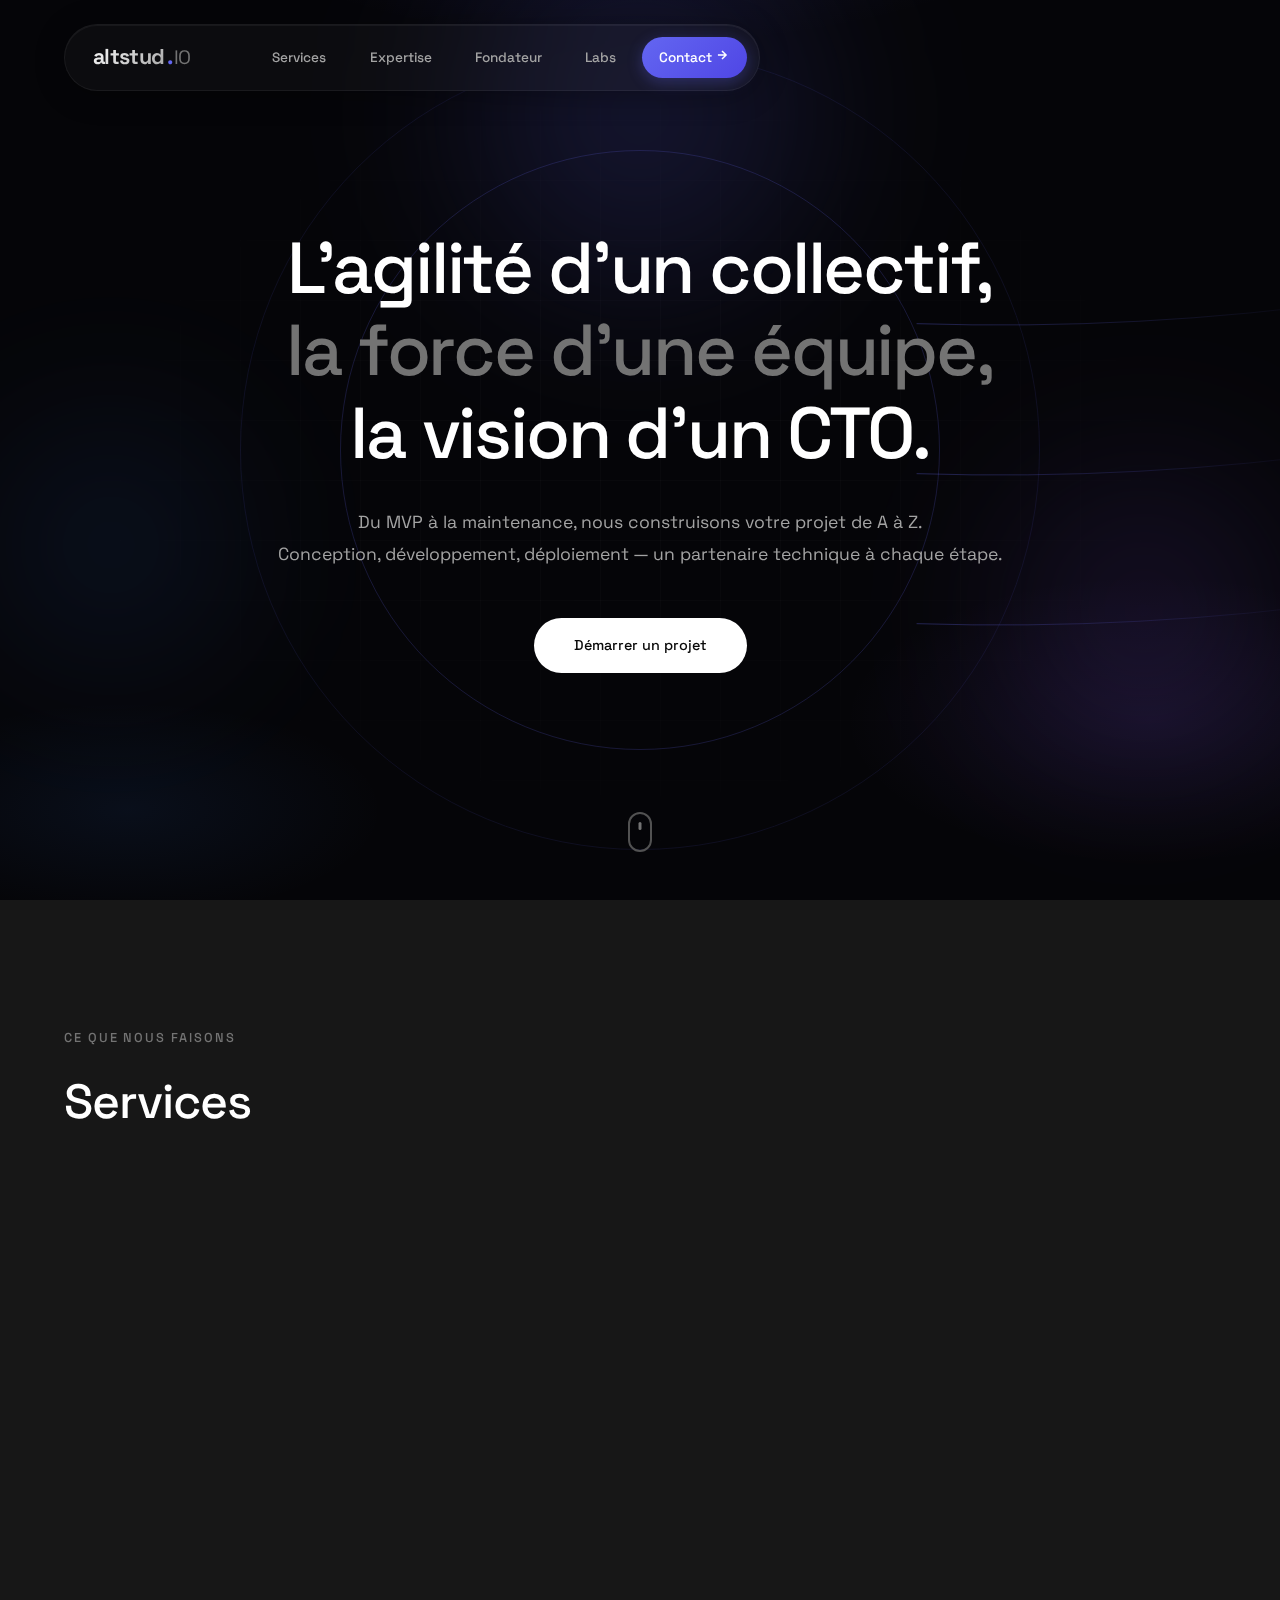
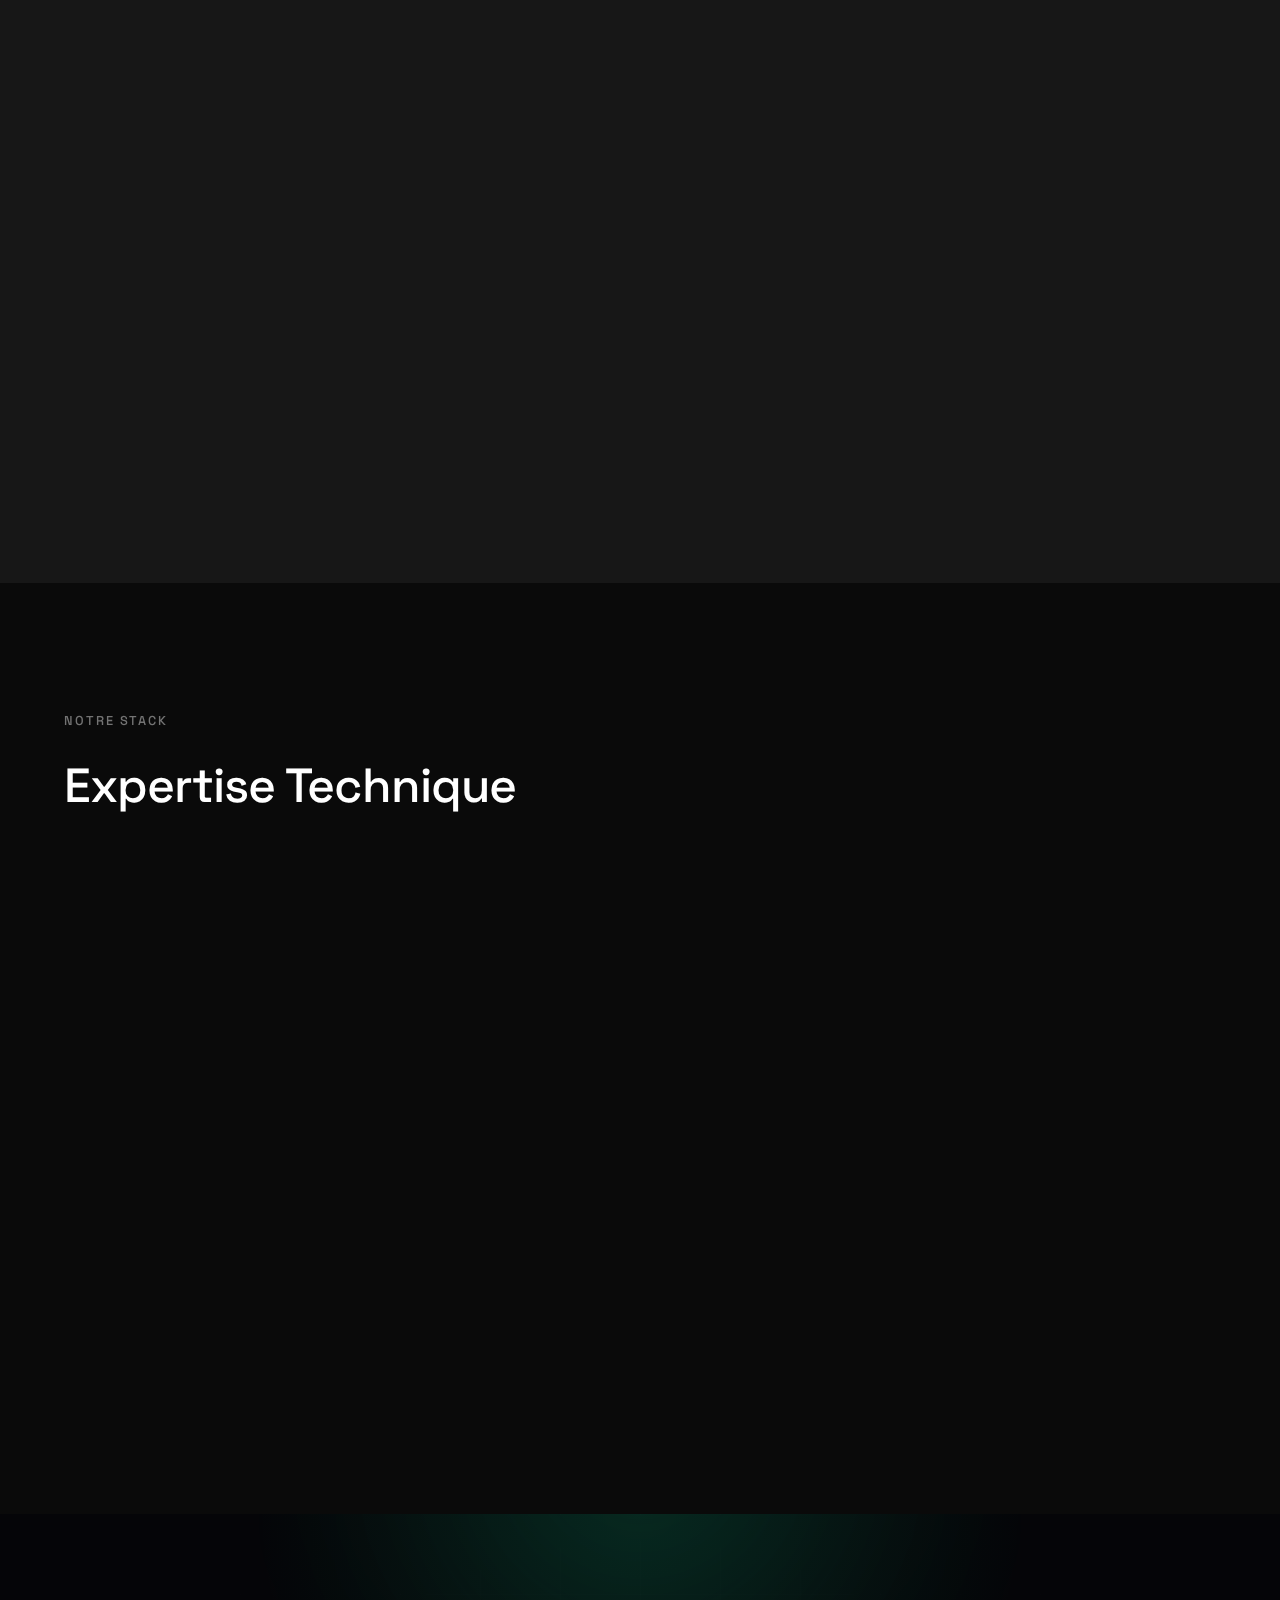
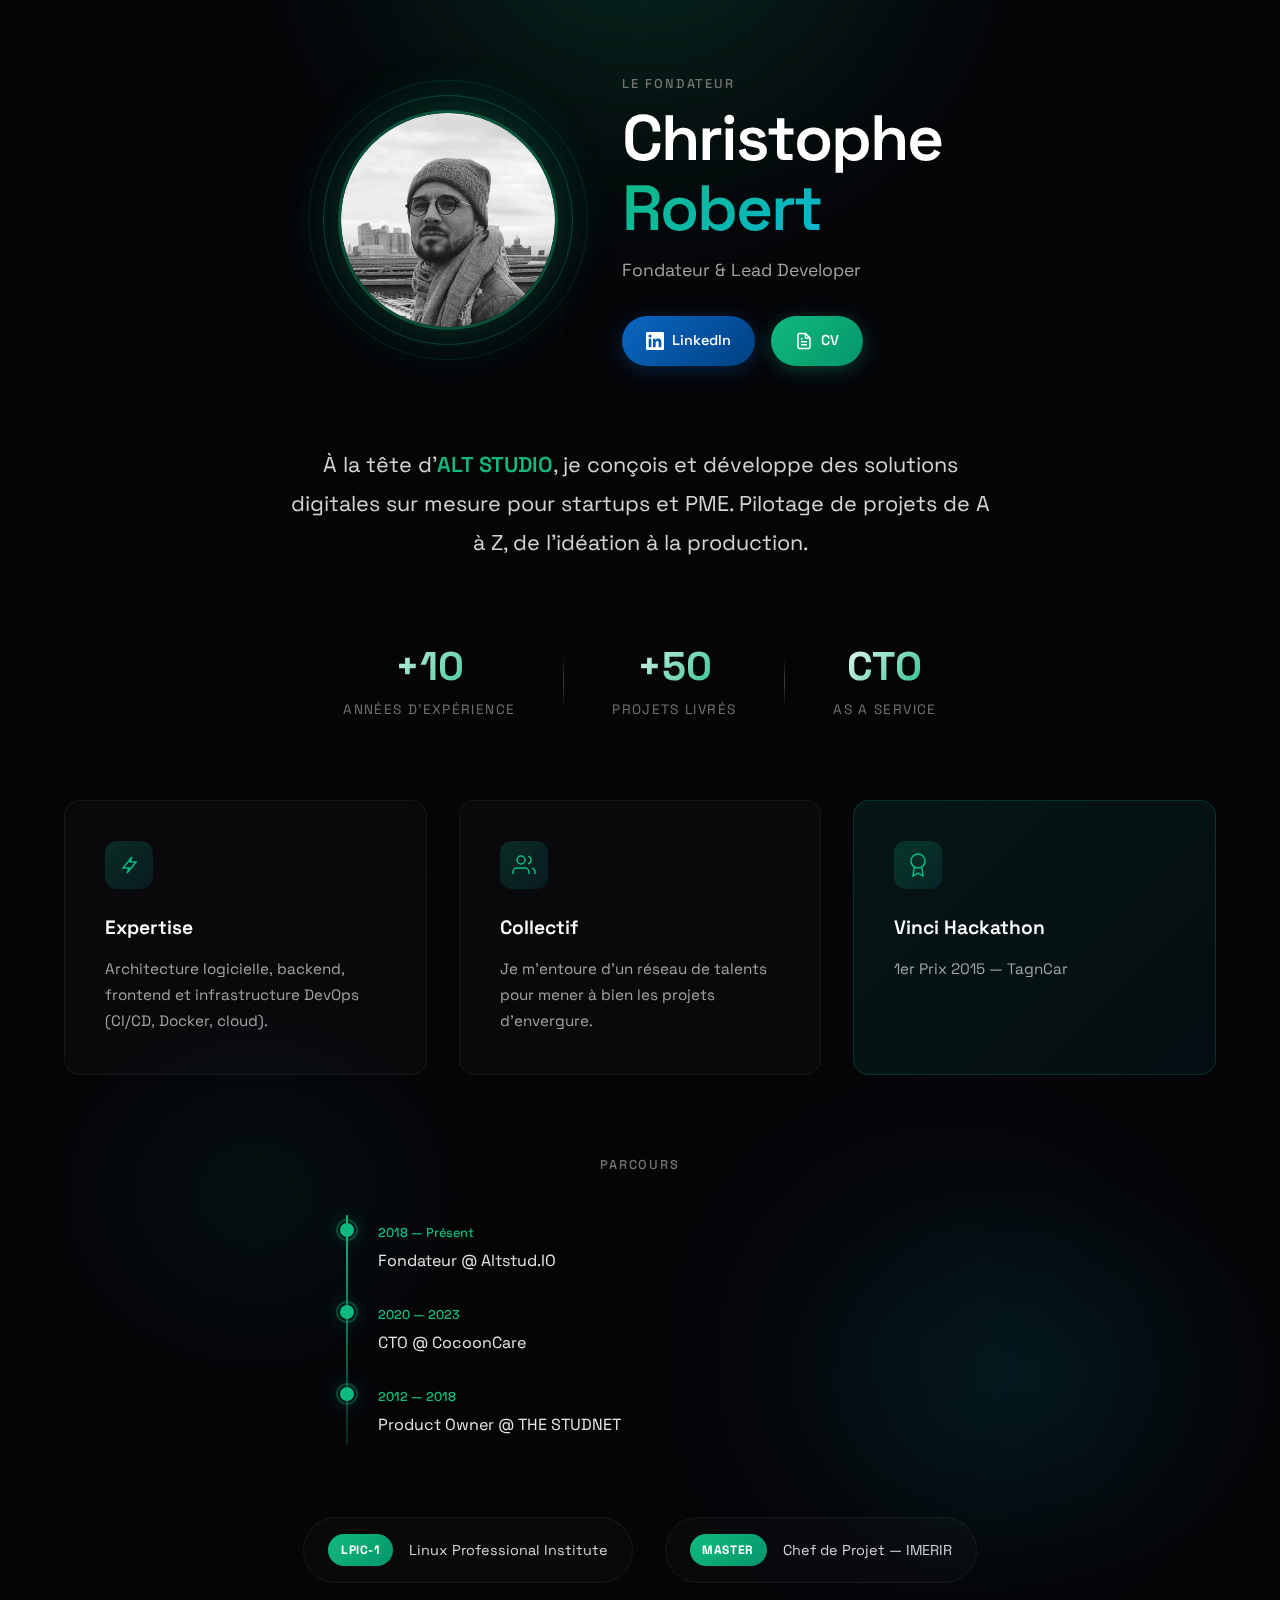
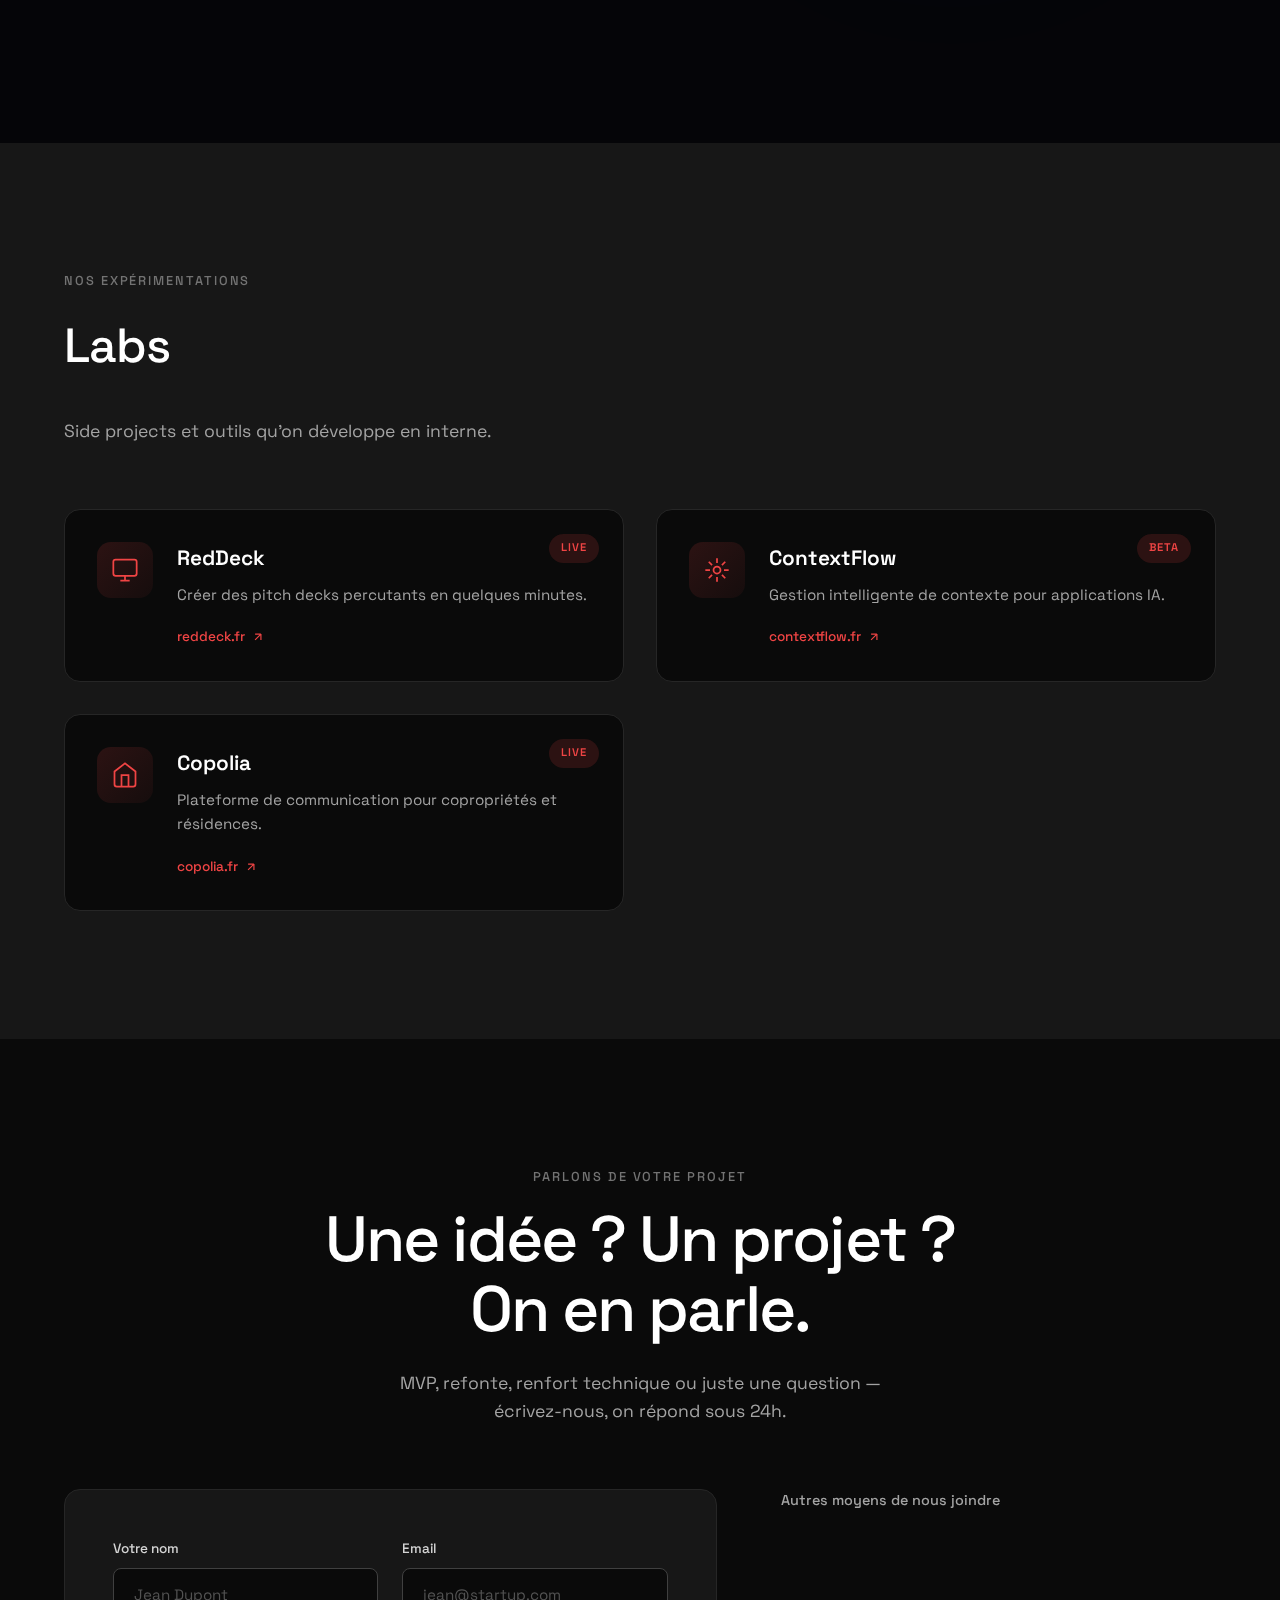
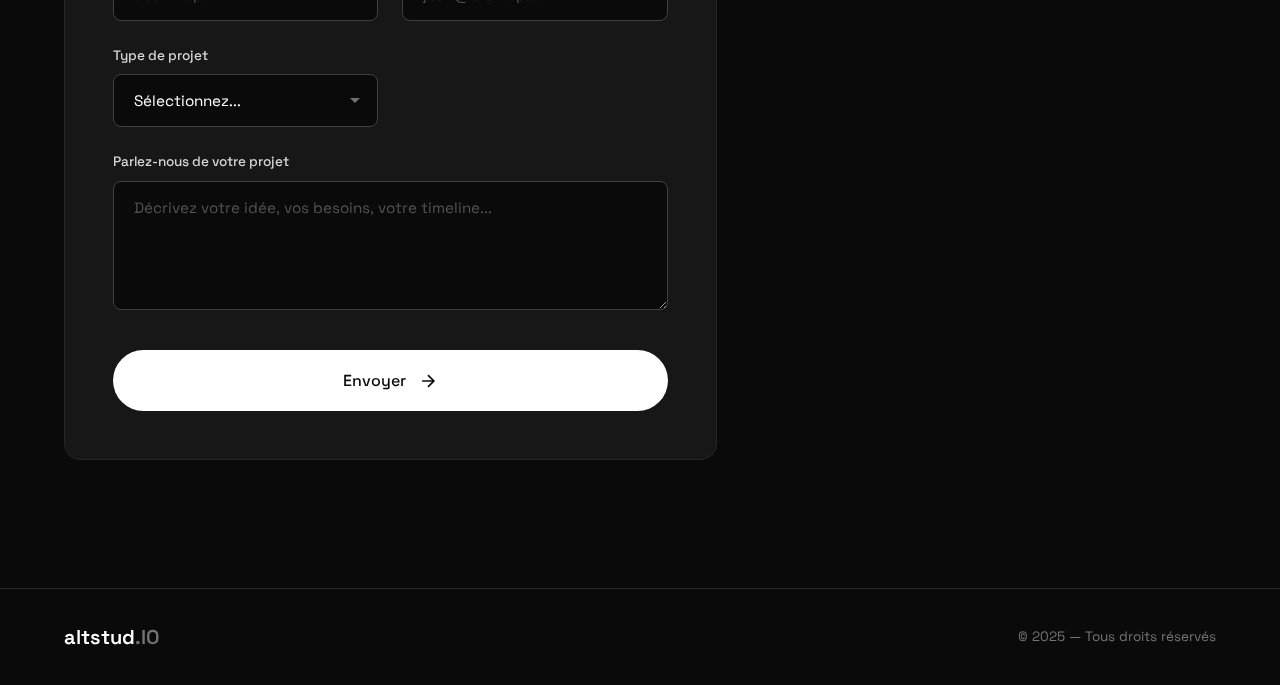
<file: index.html>
<!doctype html>
<html lang="fr">
    <head>
        <meta charset="UTF-8" />
        <meta name="viewport" content="width=device-width, initial-scale=1.0" />

        <!-- SEO Primary Meta Tags -->
        <title>
            Altstud.IO | Développement Backend, API REST & Architecture Cloud
            sur mesure
        </title>
        <meta
            name="title"
            content="Altstud.IO | Développement Backend, API REST & Architecture Cloud sur mesure"
        />
        <meta
            name="description"
            content="Collectif d'experts en développement PHP (Symfony, Laravel), conception d'API REST, architecture cloud AWS/GCP et DevOps. Du MVP à la maintenance, nous construisons votre projet de A à Z. Basé à Golfe-Juan, Côte d'Azur."
        />
        <meta
            name="keywords"
            content="développement backend, API REST, PHP, Symfony, Laravel, architecture cloud, AWS, GCP, DevOps, CI/CD, Docker, CTO as a Service, développeur senior, Golfe-Juan, Côte d'Azur, Nice, Cannes"
        />
        <meta name="author" content="Christophe Robert - Altstud.IO" />
        <meta name="robots" content="index, follow" />
        <link rel="canonical" href="https://altstud.io/" />

        <!-- Open Graph / Facebook -->
        <meta property="og:type" content="website" />
        <meta property="og:url" content="https://altstud.io/" />
        <meta
            property="og:title"
            content="Altstud.IO | Développement Backend, API REST & Architecture Cloud"
        />
        <meta
            property="og:description"
            content="Collectif d'experts en développement PHP, conception d'API REST et architecture cloud. Du MVP à la maintenance, nous construisons votre projet de A à Z."
        />
        <meta property="og:image" content="https://altstud.io/og-image.png" />
        <meta property="og:locale" content="fr_FR" />
        <meta property="og:site_name" content="Altstud.IO" />

        <!-- Twitter -->
        <meta name="twitter:card" content="summary_large_image" />
        <meta name="twitter:url" content="https://altstud.io/" />
        <meta
            name="twitter:title"
            content="Altstud.IO | Développement Backend, API REST & Architecture Cloud"
        />
        <meta
            name="twitter:description"
            content="Collectif d'experts en développement PHP, conception d'API REST et architecture cloud. Du MVP à la maintenance."
        />
        <meta name="twitter:image" content="https://altstud.io/og-image.png" />

        <!-- Favicon -->
        <link rel="icon" type="image/png" href="/favicon.png" />
        <link rel="apple-touch-icon" href="/apple-touch-icon.png" />

        <!-- Geo Tags -->
        <meta name="geo.region" content="FR-06" />
        <meta name="geo.placename" content="Golfe-Juan" />
        <meta name="geo.position" content="43.5637;7.0731" />
        <meta name="ICBM" content="43.5637, 7.0731" />

        <!-- Schema.org JSON-LD -->
        <script type="application/ld+json">
            {
                "@context": "https://schema.org",
                "@type": "ProfessionalService",
                "name": "Altstud.IO",
                "description": "Collectif d'experts en développement backend, API REST et architecture cloud. Spécialisés en PHP (Symfony, Laravel), DevOps et solutions sur mesure.",
                "url": "https://altstud.io",
                "logo": "https://altstud.io/logo.png",
                "image": "https://altstud.io/og-image.png",
                "telephone": "+33641685102",
                "email": "buse974@gmail.com",
                "address": {
                    "@type": "PostalAddress",
                    "streetAddress": "22 avenue de la palmeraie",
                    "addressLocality": "Golfe-Juan",
                    "postalCode": "06220",
                    "addressCountry": "FR"
                },
                "geo": {
                    "@type": "GeoCoordinates",
                    "latitude": 43.5637,
                    "longitude": 7.0731
                },
                "areaServed": ["France", "Europe"],
                "priceRange": "€€€",
                "openingHours": "Mo-Fr 09:00-18:00",
                "founder": {
                    "@type": "Person",
                    "name": "Christophe Robert",
                    "jobTitle": "Lead Developer Backend",
                    "sameAs": "https://www.linkedin.com/in/christopherobert84/"
                },
                "sameAs": ["https://www.linkedin.com/in/christopherobert84/"],
                "knowsAbout": [
                    "Développement PHP",
                    "Symfony",
                    "Laravel",
                    "API REST",
                    "Architecture Cloud",
                    "AWS",
                    "Google Cloud Platform",
                    "DevOps",
                    "Docker",
                    "CI/CD"
                ],
                "hasOfferCatalog": {
                    "@type": "OfferCatalog",
                    "name": "Services de développement",
                    "itemListElement": [
                        {
                            "@type": "Offer",
                            "itemOffered": {
                                "@type": "Service",
                                "name": "Développement Backend",
                                "description": "APIs REST performantes, architectures micro-services, développement PHP"
                            }
                        },
                        {
                            "@type": "Offer",
                            "itemOffered": {
                                "@type": "Service",
                                "name": "Architecture Cloud",
                                "description": "Conception d'infrastructures scalables sur AWS et GCP"
                            }
                        },
                        {
                            "@type": "Offer",
                            "itemOffered": {
                                "@type": "Service",
                                "name": "DevOps & CI/CD",
                                "description": "Automatisation des déploiements, conteneurisation Docker"
                            }
                        },
                        {
                            "@type": "Offer",
                            "itemOffered": {
                                "@type": "Service",
                                "name": "CTO as a Service",
                                "description": "Accompagnement technique, audits de code, supervision d'équipes"
                            }
                        }
                    ]
                }
            }
        </script>

        <!-- Preconnect & Styles -->
        <link rel="preconnect" href="https://fonts.googleapis.com" />
        <link rel="preconnect" href="https://fonts.gstatic.com" crossorigin />

        <!-- CSS critique inline pour le rendu initial -->
        <style>
            *,
            *::before,
            *::after {
                margin: 0;
                padding: 0;
                box-sizing: border-box;
            }
            html {
                scroll-behavior: smooth;
            }
            body {
                font-family:
                    "Space Grotesk",
                    -apple-system,
                    BlinkMacSystemFont,
                    sans-serif;
                background: #0a0a0a;
                color: #fff;
                line-height: 1.6;
            }
            .navbar {
                position: fixed;
                top: 0;
                left: 0;
                right: 0;
                z-index: 1000;
                padding: 1rem 0;
            }
            .nav-container {
                max-width: 1400px;
                margin: 0 auto;
                padding: 0.5rem 4rem;
                display: flex;
                justify-content: space-between;
                align-items: center;
            }
            .nav-inner {
                display: flex;
                align-items: center;
                gap: 4rem;
                background: rgba(255, 255, 255, 0.03);
                border: 1px solid rgba(255, 255, 255, 0.06);
                border-radius: 100px;
                padding: 0.75rem 0.75rem 0.75rem 1.75rem;
                backdrop-filter: blur(20px);
            }
            .logo {
                font-size: 1.35rem;
                font-weight: 700;
                color: #fff;
                text-decoration: none;
            }
            .hero {
                min-height: 100vh;
                display: flex;
                align-items: center;
                justify-content: center;
                position: relative;
                padding: 8rem 4rem;
                background: #050508;
            }
            .hero-bg {
                position: absolute;
                inset: 0;
                overflow: hidden;
            }
            .hero-content {
                text-align: center;
                max-width: 900px;
                position: relative;
                z-index: 1;
            }
            .hero-title {
                font-size: clamp(2.5rem, 6vw, 4.5rem);
                font-weight: 500;
                line-height: 1.15;
                letter-spacing: -0.03em;
                margin-bottom: 2rem;
            }
        </style>

        <!-- CSS complet chargé en async -->
        <link
            rel="preload"
            href="styles.css"
            as="style"
            onload="
                this.onload = null;
                this.rel = 'stylesheet';
            "
        />
        <noscript><link rel="stylesheet" href="styles.css" /></noscript>

        <!-- Google Fonts chargé en async -->
        <link
            rel="preload"
            href="https://fonts.googleapis.com/css2?family=Space+Grotesk:wght@300;400;500;600;700&display=swap"
            as="style"
            onload="
                this.onload = null;
                this.rel = 'stylesheet';
            "
        />
        <noscript
            ><link
                rel="stylesheet"
                href="https://fonts.googleapis.com/css2?family=Space+Grotesk:wght@300;400;500;600;700&display=swap"
        /></noscript>
    </head>
    <body>
        <!-- Navigation -->
        <nav class="navbar">
            <div class="nav-container">
                <div class="nav-inner">
                    <a href="#" class="logo">
                        <span class="logo-text">altstud</span
                        ><span class="logo-dot">.</span
                        ><span class="logo-io">IO</span>
                    </a>
                    <ul class="nav-links">
                        <li><a href="#services">Services</a></li>
                        <li><a href="#expertise">Expertise</a></li>
                        <li><a href="#founder">Fondateur</a></li>
                        <li><a href="#labs">Labs</a></li>
                        <li>
                            <a href="#contact" class="nav-cta"
                                >Contact
                                <svg
                                    viewBox="0 0 24 24"
                                    fill="none"
                                    stroke="currentColor"
                                    stroke-width="2.5"
                                >
                                    <path d="M5 12h14M12 5l7 7-7 7" /></svg
                            ></a>
                        </li>
                    </ul>
                </div>
                <button class="menu-toggle" aria-label="Menu">
                    <span></span>
                    <span></span>
                </button>
            </div>
        </nav>

        <main>
            <!-- Hero Section -->
            <header class="hero">
                <div class="hero-bg">
                    <div class="hero-gradient"></div>
                    <div class="hero-grid"></div>
                    <div class="hero-glow hero-glow-1"></div>
                    <div class="hero-glow hero-glow-2"></div>
                    <div class="hero-glow hero-glow-3"></div>
                    <div class="hero-orb hero-orb-1"></div>
                    <div class="hero-orb hero-orb-2"></div>
                    <svg
                        class="hero-lines"
                        viewBox="0 0 1440 900"
                        preserveAspectRatio="xMidYMid slice"
                    >
                        <defs>
                            <linearGradient
                                id="line-gradient"
                                x1="0%"
                                y1="0%"
                                x2="100%"
                                y2="0%"
                            >
                                <stop
                                    offset="0%"
                                    stop-color="rgba(99,102,241,0)"
                                />
                                <stop
                                    offset="50%"
                                    stop-color="rgba(99,102,241,0.5)"
                                />
                                <stop
                                    offset="100%"
                                    stop-color="rgba(99,102,241,0)"
                                />
                            </linearGradient>
                        </defs>
                        <path
                            class="hero-line"
                            d="M0,300 Q360,250 720,300 T1440,300"
                            stroke="url(#line-gradient)"
                            fill="none"
                            stroke-width="1"
                        />
                        <path
                            class="hero-line hero-line-2"
                            d="M0,450 Q360,400 720,450 T1440,450"
                            stroke="url(#line-gradient)"
                            fill="none"
                            stroke-width="1"
                        />
                        <path
                            class="hero-line hero-line-3"
                            d="M0,600 Q360,550 720,600 T1440,600"
                            stroke="url(#line-gradient)"
                            fill="none"
                            stroke-width="1"
                        />
                    </svg>
                </div>
                <div class="hero-content">
                    <h1 class="hero-title">
                        L'agilité d'un collectif,<br />
                        <span>la force d'une équipe,</span><br />
                        la vision d'un CTO.
                    </h1>
                    <p class="hero-description">
                        Du MVP à la maintenance, nous construisons votre projet
                        de A à Z.<br />
                        Conception, développement, déploiement — un partenaire
                        technique à chaque étape.
                    </p>
                    <a href="#contact" class="btn-hero">Démarrer un projet</a>
                </div>
                <div class="scroll-hint">
                    <div class="mouse"></div>
                </div>
            </header>

            <!-- Services Section -->
            <section id="services" class="section services">
                <div class="container">
                    <div class="section-label">Ce que nous faisons</div>
                    <h2 class="section-title">Services</h2>

                    <div class="services-grid">
                        <article class="service-card">
                            <span class="service-number">01</span>
                            <h3>Développement Backend</h3>
                            <p>
                                APIs REST performantes, architectures
                                micro-services, développement PHP (Symfony,
                                Laravel, Laminas) et optimisation des
                                performances.
                            </p>
                        </article>

                        <article class="service-card">
                            <span class="service-number">02</span>
                            <h3>Architecture Cloud</h3>
                            <p>
                                Conception d'infrastructures scalables sur AWS
                                et GCP. Haute disponibilité, résilience et
                                optimisation des coûts.
                            </p>
                        </article>

                        <article class="service-card">
                            <span class="service-number">03</span>
                            <h3>DevOps & CI/CD</h3>
                            <p>
                                Automatisation complète des déploiements,
                                conteneurisation Docker, pipelines GitLab
                                CI/GitHub Actions.
                            </p>
                        </article>

                        <article class="service-card">
                            <span class="service-number">04</span>
                            <h3>Product Management</h3>
                            <p>
                                User Story Mapping, rédaction de User Stories,
                                gestion de backlog, définition de roadmap
                                produit et accompagnement Product Owner.
                            </p>
                        </article>

                        <article class="service-card">
                            <span class="service-number">05</span>
                            <h3>Conseil & CTO as a Service</h3>
                            <p>
                                Accompagnement technique, audits de code, mise
                                en place des bonnes pratiques (TDD, Agile) et
                                supervision d'équipes.
                            </p>
                        </article>

                        <article class="service-card">
                            <span class="service-number">06</span>
                            <h3>IA & LLM</h3>
                            <p>
                                Prompt engineering, développement de serveurs
                                MCP, fine-tuning de modèles et intégration d'IA
                                dans vos applications.
                            </p>
                        </article>
                    </div>
                </div>
            </section>

            <!-- Expertise Section -->
            <section id="expertise" class="section expertise">
                <div class="container">
                    <div class="section-label">Notre stack</div>
                    <h2 class="section-title">Expertise Technique</h2>

                    <div class="expertise-grid">
                        <div class="expertise-category">
                            <h3>Backend</h3>
                            <ul>
                                <li>PHP 8+</li>
                                <li>Symfony</li>
                                <li>Laravel</li>
                                <li>Laminas</li>
                                <li>Doctrine ORM</li>
                            </ul>
                        </div>

                        <div class="expertise-category">
                            <h3>Frontend</h3>
                            <ul>
                                <li>React JS</li>
                                <li>React Native</li>
                                <li>JavaScript ES6+</li>
                                <li>TypeScript</li>
                            </ul>
                        </div>

                        <div class="expertise-category">
                            <h3>Data</h3>
                            <ul>
                                <li>MySQL / MariaDB</li>
                                <li>PostgreSQL</li>
                                <li>Redis</li>
                                <li>NoSQL</li>
                            </ul>
                        </div>

                        <div class="expertise-category">
                            <h3>DevOps</h3>
                            <ul>
                                <li>Docker</li>
                                <li>GitLab CI</li>
                                <li>GitHub Actions</li>
                                <li>Kubernetes</li>
                            </ul>
                        </div>

                        <div class="expertise-category">
                            <h3>Cloud</h3>
                            <ul>
                                <li>AWS</li>
                                <li>Google Cloud</li>
                                <li>Scaleway</li>
                                <li>OVH</li>
                            </ul>
                        </div>

                        <div class="expertise-category">
                            <h3>Méthodologies</h3>
                            <ul>
                                <li>TDD</li>
                                <li>Scrum</li>
                                <li>Kanban</li>
                                <li>Code Review</li>
                            </ul>
                        </div>

                        <div class="expertise-category">
                            <h3>Product</h3>
                            <ul>
                                <li>User Story Mapping</li>
                                <li>Backlog Grooming</li>
                                <li>Roadmap Produit</li>
                                <li>Specs Fonctionnelles</li>
                            </ul>
                        </div>
                    </div>
                </div>
            </section>

            <!-- Founder Section -->
            <section id="founder" class="section founder">
                <div class="founder-bg">
                    <div class="founder-gradient"></div>
                    <div class="founder-grid"></div>
                    <div class="founder-glow founder-glow-1"></div>
                    <div class="founder-glow founder-glow-2"></div>
                    <svg
                        class="founder-lines"
                        viewBox="0 0 1440 600"
                        preserveAspectRatio="xMidYMid slice"
                    >
                        <defs>
                            <linearGradient
                                id="founder-line-grad"
                                x1="0%"
                                y1="0%"
                                x2="100%"
                                y2="0%"
                            >
                                <stop
                                    offset="0%"
                                    stop-color="rgba(16,185,129,0)"
                                />
                                <stop
                                    offset="50%"
                                    stop-color="rgba(16,185,129,0.4)"
                                />
                                <stop
                                    offset="100%"
                                    stop-color="rgba(16,185,129,0)"
                                />
                            </linearGradient>
                        </defs>
                        <path
                            class="founder-line"
                            d="M0,150 Q360,100 720,150 T1440,150"
                            stroke="url(#founder-line-grad)"
                            fill="none"
                            stroke-width="1"
                        />
                        <path
                            class="founder-line founder-line-2"
                            d="M0,300 Q360,350 720,300 T1440,300"
                            stroke="url(#founder-line-grad)"
                            fill="none"
                            stroke-width="1"
                        />
                        <path
                            class="founder-line founder-line-3"
                            d="M0,450 Q360,400 720,450 T1440,450"
                            stroke="url(#founder-line-grad)"
                            fill="none"
                            stroke-width="1"
                        />
                    </svg>
                </div>

                <div class="container">
                    <div class="founder-hero">
                        <div class="founder-photo-wrapper">
                            <div class="photo-ring"></div>
                            <div class="photo-ring photo-ring-2"></div>
                            <img
                                src="img/cro.png"
                                alt="Christophe Robert"
                                class="founder-photo"
                            />
                            <div class="photo-glow"></div>
                        </div>

                        <div class="founder-intro">
                            <div class="section-label">Le fondateur</div>
                            <h2 class="founder-name">
                                Christophe<br /><span>Robert</span>
                            </h2>
                            <p class="founder-role">
                                Fondateur & Lead Developer
                            </p>

                            <div class="founder-actions">
                                <a
                                    href="https://www.linkedin.com/in/christopherobert84/"
                                    target="_blank"
                                    class="founder-btn founder-linkedin"
                                >
                                    <svg
                                        viewBox="0 0 24 24"
                                        fill="currentColor"
                                        width="18"
                                        height="18"
                                    >
                                        <path
                                            d="M20.447 20.452h-3.554v-5.569c0-1.328-.027-3.037-1.852-3.037-1.853 0-2.136 1.445-2.136 2.939v5.667H9.351V9h3.414v1.561h.046c.477-.9 1.637-1.85 3.37-1.85 3.601 0 4.267 2.37 4.267 5.455v6.286zM5.337 7.433a2.062 2.062 0 01-2.063-2.065 2.064 2.064 0 112.063 2.065zm1.782 13.019H3.555V9h3.564v11.452zM22.225 0H1.771C.792 0 0 .774 0 1.729v20.542C0 23.227.792 24 1.771 24h20.451C23.2 24 24 23.227 24 22.271V1.729C24 .774 23.2 0 22.222 0h.003z"
                                        />
                                    </svg>
                                    LinkedIn
                                </a>
                                <a
                                    href="/cv.html"
                                    class="founder-btn founder-cv"
                                >
                                    <svg
                                        viewBox="0 0 24 24"
                                        fill="none"
                                        stroke="currentColor"
                                        stroke-width="2"
                                        width="18"
                                        height="18"
                                    >
                                        <path
                                            d="M14 2H6a2 2 0 0 0-2 2v16a2 2 0 0 0 2 2h12a2 2 0 0 0 2-2V8z"
                                        />
                                        <polyline points="14 2 14 8 20 8" />
                                        <line x1="16" y1="13" x2="8" y2="13" />
                                        <line x1="16" y1="17" x2="8" y2="17" />
                                        <polyline points="10 9 9 9 8 9" />
                                    </svg>
                                    CV
                                </a>
                            </div>
                        </div>
                    </div>

                    <div class="founder-statement">
                        <p class="statement-text">
                            À la tête d'<strong>ALT STUDIO</strong>, je conçois
                            et développe des solutions digitales sur mesure pour
                            startups et PME. Pilotage de projets de A à Z, de
                            l'idéation à la production.
                        </p>
                    </div>

                    <div class="founder-stats">
                        <div class="stat-item">
                            <span class="stat-number">+10</span>
                            <span class="stat-label">Années d'expérience</span>
                        </div>
                        <div class="stat-divider"></div>
                        <div class="stat-item">
                            <span class="stat-number">+50</span>
                            <span class="stat-label">Projets livrés</span>
                        </div>
                        <div class="stat-divider"></div>
                        <div class="stat-item">
                            <span class="stat-number">CTO</span>
                            <span class="stat-label">As a Service</span>
                        </div>
                    </div>

                    <div class="founder-cards">
                        <div class="founder-card">
                            <div class="card-icon">
                                <svg
                                    viewBox="0 0 24 24"
                                    fill="none"
                                    stroke="currentColor"
                                    stroke-width="1.5"
                                >
                                    <path
                                        d="M12 15l-2 5l9-11h-6l2-5l-9 11h6z"
                                    />
                                </svg>
                            </div>
                            <h3>Expertise</h3>
                            <p>
                                Architecture logicielle, backend, frontend et
                                infrastructure DevOps (CI/CD, Docker, cloud).
                            </p>
                        </div>

                        <div class="founder-card">
                            <div class="card-icon">
                                <svg
                                    viewBox="0 0 24 24"
                                    fill="none"
                                    stroke="currentColor"
                                    stroke-width="1.5"
                                >
                                    <path
                                        d="M17 21v-2a4 4 0 0 0-4-4H5a4 4 0 0 0-4 4v2"
                                    />
                                    <circle cx="9" cy="7" r="4" />
                                    <path d="M23 21v-2a4 4 0 0 0-3-3.87" />
                                    <path d="M16 3.13a4 4 0 0 1 0 7.75" />
                                </svg>
                            </div>
                            <h3>Collectif</h3>
                            <p>
                                Je m'entoure d'un réseau de talents pour mener à
                                bien les projets d'envergure.
                            </p>
                        </div>

                        <div class="founder-card card-highlight">
                            <div class="card-icon">
                                <svg
                                    viewBox="0 0 24 24"
                                    fill="none"
                                    stroke="currentColor"
                                    stroke-width="1.5"
                                >
                                    <circle cx="12" cy="8" r="7" />
                                    <polyline
                                        points="8.21 13.89 7 23 12 20 17 23 15.79 13.88"
                                    />
                                </svg>
                            </div>
                            <h3>Vinci Hackathon</h3>
                            <p>1er Prix 2015 — TagnCar</p>
                        </div>
                    </div>

                    <div class="founder-timeline">
                        <h3 class="timeline-title">Parcours</h3>
                        <div class="timeline-items">
                            <div class="timeline-item">
                                <div class="timeline-dot"></div>
                                <div class="timeline-content">
                                    <span class="timeline-date"
                                        >2018 — Présent</span
                                    >
                                    <span class="timeline-role"
                                        >Fondateur @ Altstud.IO</span
                                    >
                                </div>
                            </div>
                            <div class="timeline-item">
                                <div class="timeline-dot"></div>
                                <div class="timeline-content">
                                    <span class="timeline-date"
                                        >2020 — 2023</span
                                    >
                                    <span class="timeline-role"
                                        >CTO @ CocoonCare</span
                                    >
                                </div>
                            </div>
                            <div class="timeline-item">
                                <div class="timeline-dot"></div>
                                <div class="timeline-content">
                                    <span class="timeline-date"
                                        >2012 — 2018</span
                                    >
                                    <span class="timeline-role"
                                        >Product Owner @ THE STUDNET</span
                                    >
                                </div>
                            </div>
                        </div>
                    </div>

                    <div class="founder-certifs">
                        <div class="certif-item">
                            <span class="certif-badge">LPIC-1</span>
                            <span class="certif-name"
                                >Linux Professional Institute</span
                            >
                        </div>
                        <div class="certif-item">
                            <span class="certif-badge">Master</span>
                            <span class="certif-name"
                                >Chef de Projet — IMERIR</span
                            >
                        </div>
                    </div>
                </div>
            </section>

            <!-- Labs Section -->
            <section id="labs" class="section labs">
                <div class="container">
                    <div class="section-label">Nos expérimentations</div>
                    <h2 class="section-title">Labs</h2>
                    <p class="labs-intro">
                        Side projects et outils qu'on développe en interne.
                    </p>

                    <div class="labs-grid">
                        <a
                            href="https://reddeck.fr"
                            target="_blank"
                            class="lab-card"
                        >
                            <div class="lab-icon">
                                <svg
                                    viewBox="0 0 24 24"
                                    fill="none"
                                    stroke="currentColor"
                                    stroke-width="1.5"
                                >
                                    <rect
                                        x="2"
                                        y="3"
                                        width="20"
                                        height="14"
                                        rx="2"
                                        ry="2"
                                    />
                                    <line x1="8" y1="21" x2="16" y2="21" />
                                    <line x1="12" y1="17" x2="12" y2="21" />
                                </svg>
                            </div>
                            <div class="lab-content">
                                <h3>RedDeck</h3>
                                <p>
                                    Créer des pitch decks percutants en quelques
                                    minutes.
                                </p>
                                <span class="lab-link"
                                    >reddeck.fr
                                    <svg
                                        viewBox="0 0 24 24"
                                        fill="none"
                                        stroke="currentColor"
                                        stroke-width="2"
                                    >
                                        <path
                                            d="M7 17L17 7M17 7H7M17 7V17"
                                        /></svg
                                ></span>
                            </div>
                            <div class="lab-status">Live</div>
                        </a>

                        <a
                            href="https://contextflow.fr"
                            target="_blank"
                            class="lab-card"
                        >
                            <div class="lab-icon">
                                <svg
                                    viewBox="0 0 24 24"
                                    fill="none"
                                    stroke="currentColor"
                                    stroke-width="1.5"
                                >
                                    <circle cx="12" cy="12" r="3" />
                                    <path
                                        d="M12 2v4M12 18v4M4.93 4.93l2.83 2.83M16.24 16.24l2.83 2.83M2 12h4M18 12h4M4.93 19.07l2.83-2.83M16.24 7.76l2.83-2.83"
                                    />
                                </svg>
                            </div>
                            <div class="lab-content">
                                <h3>ContextFlow</h3>
                                <p>
                                    Gestion intelligente de contexte pour
                                    applications IA.
                                </p>
                                <span class="lab-link"
                                    >contextflow.fr
                                    <svg
                                        viewBox="0 0 24 24"
                                        fill="none"
                                        stroke="currentColor"
                                        stroke-width="2"
                                    >
                                        <path
                                            d="M7 17L17 7M17 7H7M17 7V17"
                                        /></svg
                                ></span>
                            </div>
                            <div class="lab-status">Beta</div>
                        </a>

                        <a
                            href="https://copolia.fr"
                            target="_blank"
                            class="lab-card"
                        >
                            <div class="lab-icon">
                                <svg
                                    viewBox="0 0 24 24"
                                    fill="none"
                                    stroke="currentColor"
                                    stroke-width="1.5"
                                >
                                    <path
                                        d="M3 9l9-7 9 7v11a2 2 0 0 1-2 2H5a2 2 0 0 1-2-2z"
                                    />
                                    <polyline points="9 22 9 12 15 12 15 22" />
                                </svg>
                            </div>
                            <div class="lab-content">
                                <h3>Copolia</h3>
                                <p>
                                    Plateforme de communication pour
                                    copropriétés et résidences.
                                </p>
                                <span class="lab-link"
                                    >copolia.fr
                                    <svg
                                        viewBox="0 0 24 24"
                                        fill="none"
                                        stroke="currentColor"
                                        stroke-width="2"
                                    >
                                        <path
                                            d="M7 17L17 7M17 7H7M17 7V17"
                                        /></svg
                                ></span>
                            </div>
                            <div class="lab-status">Live</div>
                        </a>
                    </div>
                </div>
            </section>

            <!-- Contact Section -->
            <section id="contact" class="section contact">
                <div class="container">
                    <div class="contact-header">
                        <div class="section-label">Parlons de votre projet</div>
                        <h2 class="contact-title">
                            Une idée ? Un projet ?<br />On en parle.
                        </h2>
                        <p class="contact-subtitle">
                            MVP, refonte, renfort technique ou juste une
                            question — écrivez-nous, on répond sous 24h.
                        </p>
                    </div>

                    <div class="contact-wrapper">
                        <div class="contact-form-container">
                            <form class="contact-form" id="contactForm">
                                <div class="form-group">
                                    <label for="name">Votre nom</label>
                                    <input
                                        type="text"
                                        id="name"
                                        name="name"
                                        placeholder="Jean Dupont"
                                        required
                                    />
                                </div>

                                <div class="form-group">
                                    <label for="email">Email</label>
                                    <input
                                        type="email"
                                        id="email"
                                        name="email"
                                        placeholder="jean@startup.com"
                                        required
                                    />
                                </div>

                                <div class="form-group">
                                    <label for="project-type"
                                        >Type de projet</label
                                    >
                                    <select
                                        id="project-type"
                                        name="project-type"
                                    >
                                        <option value="">
                                            Sélectionnez...
                                        </option>
                                        <option value="mvp">
                                            MVP / Nouveau projet
                                        </option>
                                        <option value="refonte">
                                            Refonte / Migration
                                        </option>
                                        <option value="renfort">
                                            Renfort technique
                                        </option>
                                        <option value="conseil">
                                            Conseil / Audit
                                        </option>
                                        <option value="autre">Autre</option>
                                    </select>
                                </div>

                                <div class="form-group full-width">
                                    <label for="message"
                                        >Parlez-nous de votre projet</label
                                    >
                                    <textarea
                                        id="message"
                                        name="message"
                                        rows="5"
                                        placeholder="Décrivez votre idée, vos besoins, votre timeline..."
                                        required
                                    ></textarea>
                                </div>

                                <button type="submit" class="btn-submit">
                                    Envoyer
                                    <svg
                                        viewBox="0 0 24 24"
                                        fill="none"
                                        stroke="currentColor"
                                        stroke-width="2"
                                    >
                                        <path d="M5 12h14M12 5l7 7-7 7" />
                                    </svg>
                                </button>
                            </form>
                        </div>

                        <div class="contact-right">
                            <div class="contact-info-box">
                                <h3>Autres moyens de nous joindre</h3>
                                <div class="contact-links">
                                    <a
                                        href="mailto:buse974@gmail.com"
                                        class="contact-link"
                                    >
                                        <span class="link-label">Email</span>
                                        <span class="link-value"
                                            >buse974@gmail.com</span
                                        >
                                    </a>
                                    <a
                                        href="tel:+33641685102"
                                        class="contact-link"
                                    >
                                        <span class="link-label"
                                            >Téléphone</span
                                        >
                                        <span class="link-value"
                                            >+33 6 41 68 51 02</span
                                        >
                                    </a>
                                    <div class="contact-link">
                                        <span class="link-label"
                                            >Localisation</span
                                        >
                                        <span class="link-value"
                                            >Golfe-Juan, France</span
                                        >
                                    </div>
                                </div>
                            </div>
                        </div>
                    </div>
                </div>
            </section>
        </main>

        <!-- Footer -->
        <footer class="footer">
            <div class="container">
                <div class="footer-content">
                    <span class="footer-logo">altstud<span>.IO</span></span>
                    <p>&copy; 2025 — Tous droits réservés</p>
                </div>
            </div>
        </footer>

        <script src="script.js" defer></script>
    </body>
</html>
</file>
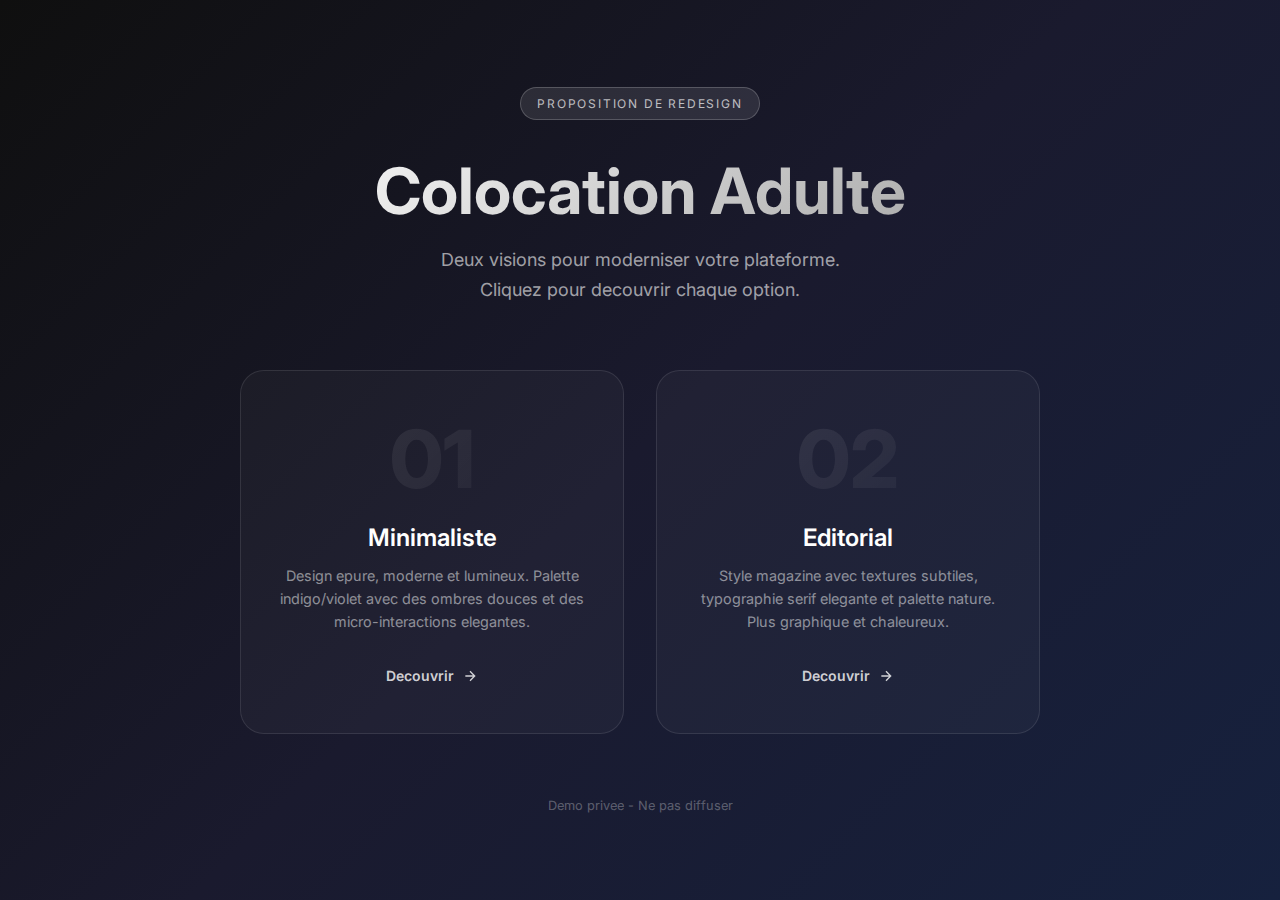
<file: demo-colocation/index.html>
<!DOCTYPE html>
<html lang="fr">
<head>
    <meta charset="UTF-8">
    <meta name="viewport" content="width=device-width, initial-scale=1.0">
    <meta name="robots" content="noindex, nofollow">
    <title>Demo Redesign | Colocation Adulte</title>
    <link rel="preconnect" href="https://fonts.googleapis.com">
    <link rel="preconnect" href="https://fonts.gstatic.com" crossorigin>
    <link href="https://fonts.googleapis.com/css2?family=Inter:wght@400;500;600;700&display=swap" rel="stylesheet">
    <style>
        * { margin: 0; padding: 0; box-sizing: border-box; }
        body {
            font-family: 'Inter', sans-serif;
            min-height: 100vh;
            display: flex;
            align-items: center;
            justify-content: center;
            background: linear-gradient(135deg, #0f0f0f 0%, #1a1a2e 50%, #16213e 100%);
            color: #fff;
            padding: 2rem;
        }
        .container {
            text-align: center;
            max-width: 800px;
        }
        .badge {
            display: inline-block;
            padding: 0.5rem 1rem;
            background: rgba(255,255,255,0.1);
            border: 1px solid rgba(255,255,255,0.2);
            border-radius: 2rem;
            font-size: 0.75rem;
            text-transform: uppercase;
            letter-spacing: 0.15em;
            margin-bottom: 2rem;
            color: rgba(255,255,255,0.7);
        }
        h1 {
            font-size: clamp(2.5rem, 6vw, 4rem);
            font-weight: 700;
            margin-bottom: 1rem;
            background: linear-gradient(135deg, #fff 0%, #a0a0a0 100%);
            -webkit-background-clip: text;
            -webkit-text-fill-color: transparent;
            background-clip: text;
        }
        .subtitle {
            font-size: 1.125rem;
            color: rgba(255,255,255,0.6);
            margin-bottom: 4rem;
            line-height: 1.7;
        }
        .options {
            display: grid;
            grid-template-columns: repeat(auto-fit, minmax(280px, 1fr));
            gap: 2rem;
        }
        .option {
            position: relative;
            background: rgba(255,255,255,0.03);
            border: 1px solid rgba(255,255,255,0.1);
            border-radius: 1.5rem;
            padding: 3rem 2rem;
            text-decoration: none;
            color: #fff;
            transition: all 0.4s cubic-bezier(0.4, 0, 0.2, 1);
            overflow: hidden;
        }
        .option::before {
            content: '';
            position: absolute;
            inset: 0;
            background: linear-gradient(135deg, transparent 0%, rgba(255,255,255,0.05) 100%);
            opacity: 0;
            transition: opacity 0.4s ease;
        }
        .option:hover {
            transform: translateY(-8px);
            border-color: rgba(255,255,255,0.3);
            box-shadow: 0 30px 60px rgba(0,0,0,0.4);
        }
        .option:hover::before {
            opacity: 1;
        }
        .option-number {
            font-size: 5rem;
            font-weight: 800;
            line-height: 1;
            background: linear-gradient(135deg, rgba(255,255,255,0.1) 0%, rgba(255,255,255,0.02) 100%);
            -webkit-background-clip: text;
            -webkit-text-fill-color: transparent;
            background-clip: text;
            margin-bottom: 1.5rem;
        }
        .option h2 {
            font-size: 1.5rem;
            font-weight: 600;
            margin-bottom: 0.75rem;
        }
        .option p {
            font-size: 0.9rem;
            color: rgba(255,255,255,0.5);
            line-height: 1.6;
            margin-bottom: 2rem;
        }
        .option-cta {
            display: inline-flex;
            align-items: center;
            gap: 0.5rem;
            font-size: 0.875rem;
            font-weight: 600;
            color: rgba(255,255,255,0.8);
            transition: all 0.3s ease;
        }
        .option:hover .option-cta {
            color: #fff;
            gap: 0.75rem;
        }
        .option-cta svg {
            width: 1rem;
            height: 1rem;
            transition: transform 0.3s ease;
        }
        .option:hover .option-cta svg {
            transform: translateX(4px);
        }
        .option-1:hover { border-color: #6366f1; box-shadow: 0 30px 60px rgba(99, 102, 241, 0.2); }
        .option-1:hover .option-cta { color: #a5b4fc; }
        .option-2:hover { border-color: #2d5a27; box-shadow: 0 30px 60px rgba(45, 90, 39, 0.2); }
        .option-2:hover .option-cta { color: #86efac; }
        .footer {
            margin-top: 4rem;
            font-size: 0.8rem;
            color: rgba(255,255,255,0.3);
        }
        @media (max-width: 640px) {
            .options { gap: 1.5rem; }
            .option { padding: 2rem 1.5rem; }
            .option-number { font-size: 3.5rem; }
        }
    </style>
</head>
<body>
    <div class="container">
        <div class="badge">Proposition de redesign</div>
        <h1>Colocation Adulte</h1>
        <p class="subtitle">
            Deux visions pour moderniser votre plateforme.<br>
            Cliquez pour decouvrir chaque option.
        </p>
        
        <div class="options">
            <a href="maquette1.html" class="option option-1">
                <div class="option-number">01</div>
                <h2>Minimaliste</h2>
                <p>Design epure, moderne et lumineux. Palette indigo/violet avec des ombres douces et des micro-interactions elegantes.</p>
                <span class="option-cta">
                    Decouvrir
                    <svg viewBox="0 0 24 24" fill="none" stroke="currentColor" stroke-width="2"><path d="M5 12h14M12 5l7 7-7 7"/></svg>
                </span>
            </a>
            
            <a href="maquette2.html" class="option option-2">
                <div class="option-number">02</div>
                <h2>Editorial</h2>
                <p>Style magazine avec textures subtiles, typographie serif elegante et palette nature. Plus graphique et chaleureux.</p>
                <span class="option-cta">
                    Decouvrir
                    <svg viewBox="0 0 24 24" fill="none" stroke="currentColor" stroke-width="2"><path d="M5 12h14M12 5l7 7-7 7"/></svg>
                </span>
            </a>
        </div>
        
        <p class="footer">Demo privee - Ne pas diffuser</p>
    </div>
</body>
</html>
</file>
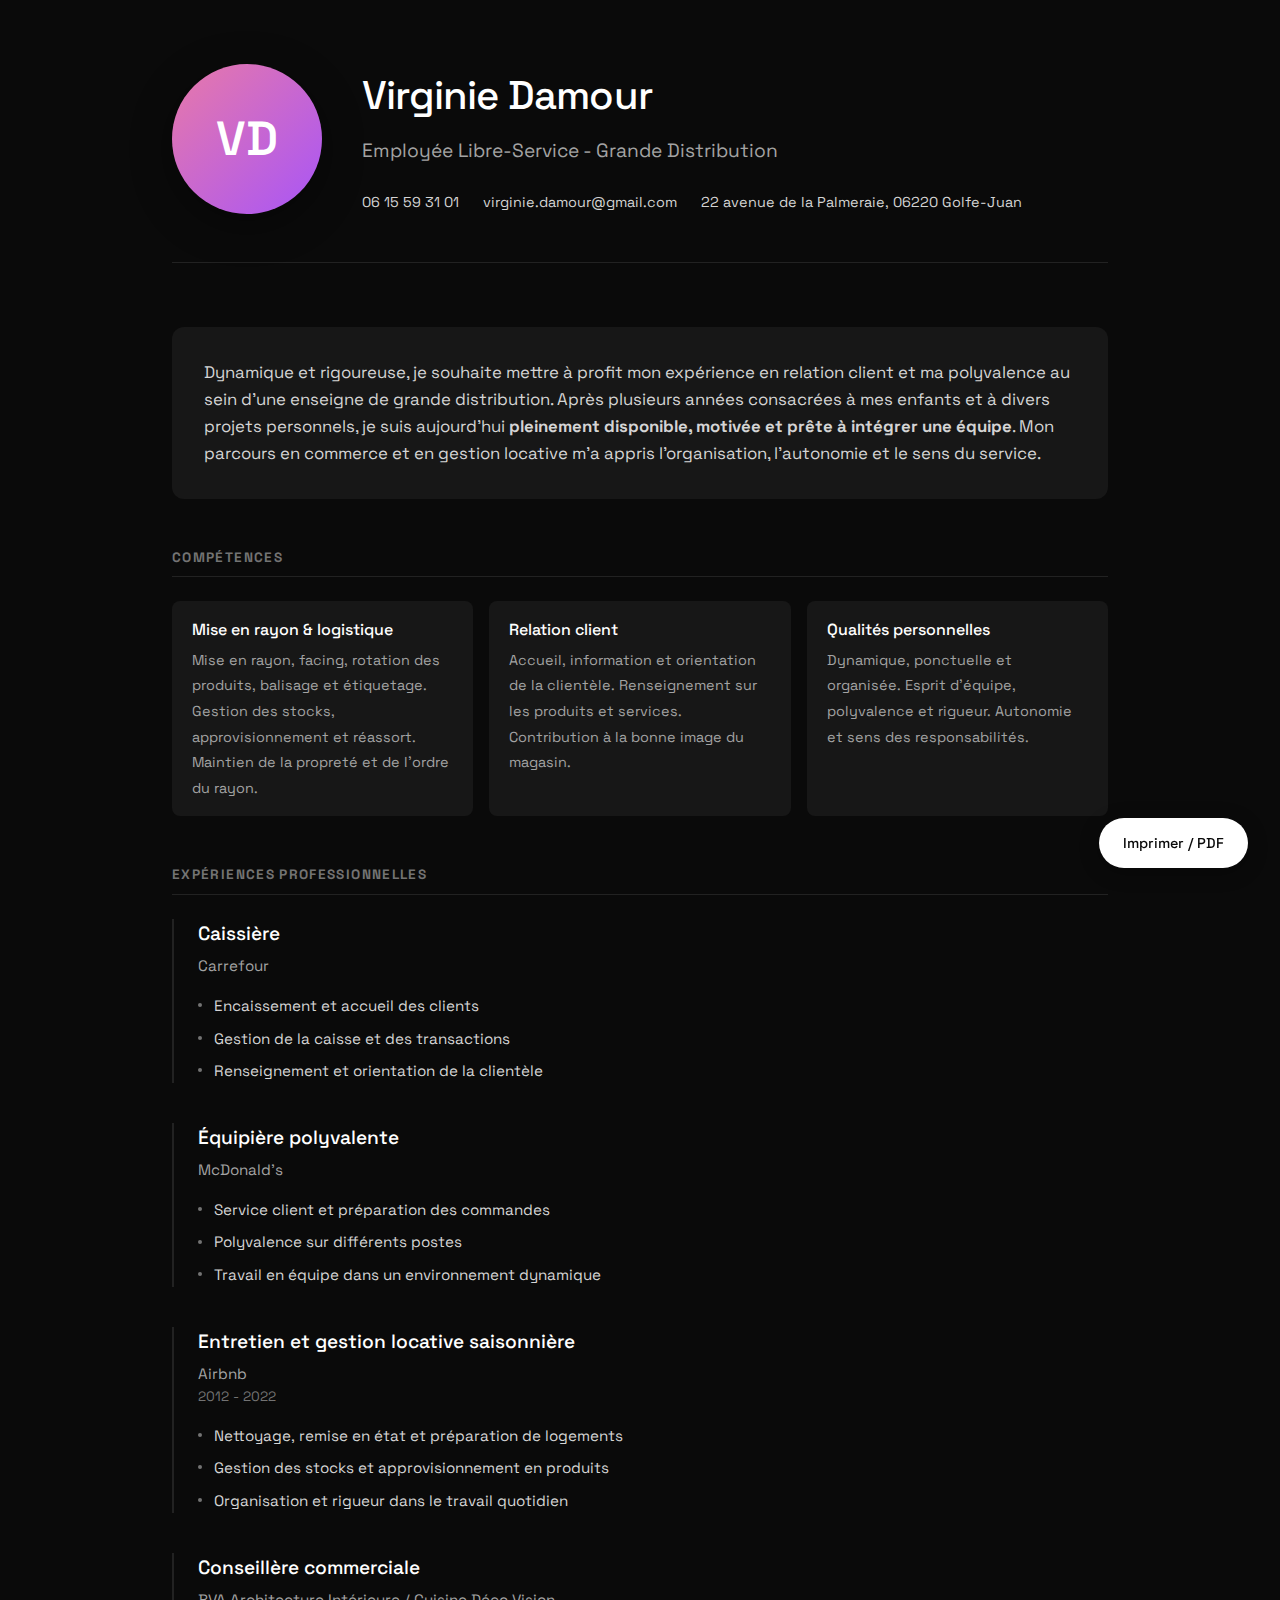
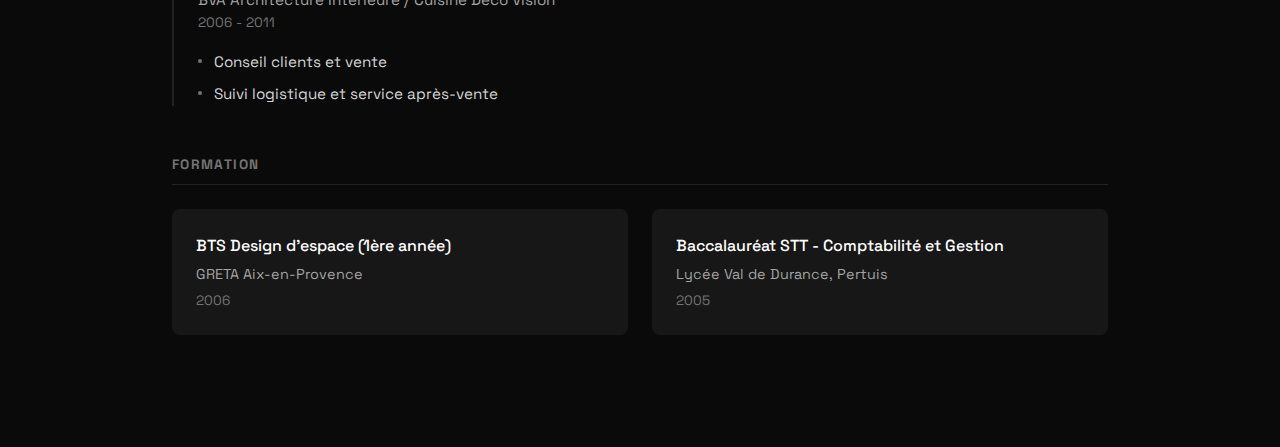
<file: vd/index.html>
<!doctype html>
<html lang="fr">
    <head>
        <meta charset="UTF-8" />
        <meta name="viewport" content="width=device-width, initial-scale=1.0" />
        <title>
            CV - Virginie Damour | Employée Libre-Service Grande Distribution
        </title>
        <meta
            name="description"
            content="CV de Virginie Damour - Employée libre-service en grande distribution, dynamique et organisée."
        />
        <link rel="preconnect" href="https://fonts.googleapis.com" />
        <link rel="preconnect" href="https://fonts.gstatic.com" crossorigin />
        <link
            href="https://fonts.googleapis.com/css2?family=Space+Grotesk:wght@300;400;500;600;700&display=swap"
            rel="stylesheet"
        />
        <style>
            :root {
                --bg: #0a0a0a;
                --bg-light: #171717;
                --white: #ffffff;
                --gray-300: #d4d4d4;
                --gray-400: #a3a3a3;
                --gray-500: #737373;
                --accent: #e879a9;
                --accent-light: #fce7f3;
            }

            * {
                margin: 0;
                padding: 0;
                box-sizing: border-box;
            }

            body {
                font-family:
                    "Space Grotesk",
                    -apple-system,
                    BlinkMacSystemFont,
                    sans-serif;
                background: var(--bg);
                color: var(--white);
                line-height: 1.6;
            }

            .container {
                max-width: 1000px;
                margin: 0 auto;
                padding: 4rem 2rem;
            }

            .header {
                display: grid;
                grid-template-columns: auto 1fr;
                gap: 2.5rem;
                align-items: start;
                margin-bottom: 4rem;
                padding-bottom: 3rem;
                border-bottom: 1px solid rgba(255, 255, 255, 0.1);
            }

            .photo-placeholder {
                width: 150px;
                height: 150px;
                border-radius: 50%;
                background: linear-gradient(135deg, var(--accent), #a855f7);
                display: flex;
                align-items: center;
                justify-content: center;
                font-size: 3rem;
                font-weight: 600;
                color: white;
                box-shadow: 0 10px 40px rgba(0, 0, 0, 0.4);
            }

            .header-info h1 {
                font-size: 2.5rem;
                font-weight: 500;
                letter-spacing: -0.02em;
                margin-bottom: 0.5rem;
            }

            .header-info .role {
                font-size: 1.2rem;
                color: var(--gray-400);
                margin-bottom: 1.5rem;
            }

            .contact-grid {
                display: flex;
                flex-wrap: wrap;
                gap: 1.5rem;
            }

            .contact-item {
                color: var(--gray-300);
                text-decoration: none;
                font-size: 0.9rem;
            }
            .contact-item:hover {
                color: var(--white);
            }

            .profil {
                background: var(--bg-light);
                padding: 2rem;
                border-radius: 12px;
                margin-bottom: 3rem;
            }

            .profil p {
                color: var(--gray-300);
                font-size: 1.05rem;
            }

            .section {
                margin-bottom: 3rem;
            }

            .section-title {
                font-size: 0.85rem;
                text-transform: uppercase;
                letter-spacing: 0.1em;
                color: var(--gray-500);
                margin-bottom: 1.5rem;
                padding-bottom: 0.5rem;
                border-bottom: 1px solid rgba(255, 255, 255, 0.1);
            }

            .skills-grid {
                display: grid;
                grid-template-columns: repeat(auto-fit, minmax(280px, 1fr));
                gap: 1rem;
            }

            .skill-item {
                background: var(--bg-light);
                padding: 1rem 1.25rem;
                border-radius: 8px;
            }

            .skill-item strong {
                color: var(--white);
                display: block;
                margin-bottom: 0.25rem;
                font-weight: 500;
            }

            .skill-item span {
                color: var(--gray-400);
                font-size: 0.9rem;
            }

            .experience-item {
                margin-bottom: 2.5rem;
                padding-left: 1.5rem;
                border-left: 2px solid rgba(255, 255, 255, 0.1);
            }

            .experience-header {
                margin-bottom: 1rem;
            }

            .experience-header h3 {
                font-size: 1.2rem;
                font-weight: 500;
                margin-bottom: 0.25rem;
            }

            .experience-header .company {
                color: var(--gray-400);
                font-size: 0.95rem;
            }

            .experience-header .date {
                color: var(--gray-500);
                font-size: 0.85rem;
            }

            .experience-list {
                list-style: none;
            }

            .experience-list li {
                color: var(--gray-300);
                padding-left: 1rem;
                position: relative;
                margin-bottom: 0.5rem;
                font-size: 0.95rem;
            }

            .experience-list li::before {
                content: "";
                position: absolute;
                left: 0;
                top: 0.6em;
                width: 4px;
                height: 4px;
                background: var(--gray-500);
                border-radius: 50%;
            }

            .formation-grid {
                display: grid;
                grid-template-columns: repeat(auto-fit, minmax(280px, 1fr));
                gap: 1.5rem;
            }

            .formation-item {
                background: var(--bg-light);
                padding: 1.5rem;
                border-radius: 8px;
            }

            .formation-item h4 {
                font-weight: 500;
                margin-bottom: 0.25rem;
            }

            .formation-item .school {
                color: var(--gray-400);
                font-size: 0.9rem;
                margin-bottom: 0.25rem;
            }

            .formation-item .year {
                color: var(--gray-500);
                font-size: 0.85rem;
            }

            .print-btn {
                position: fixed;
                bottom: 2rem;
                right: 2rem;
                background: var(--white);
                color: var(--bg);
                border: none;
                padding: 1rem 1.5rem;
                border-radius: 50px;
                font-family: inherit;
                font-size: 0.9rem;
                font-weight: 500;
                cursor: pointer;
                box-shadow: 0 4px 20px rgba(0, 0, 0, 0.3);
                transition: transform 0.2s;
            }
            .print-btn:hover {
                transform: scale(1.05);
            }

            @media print {
                @page {
                    size: A4;
                    margin: 15mm;
                }

                .print-btn {
                    display: none !important;
                }

                body {
                    background: white !important;
                    color: black !important;
                    font-size: 10pt;
                    line-height: 1.3;
                    -webkit-print-color-adjust: exact;
                    print-color-adjust: exact;
                }

                .container {
                    max-width: 100%;
                    padding: 0;
                }

                .header {
                    padding-bottom: 1rem;
                    margin-bottom: 1rem;
                }

                .photo-placeholder {
                    width: 100px;
                    height: 100px;
                    font-size: 2.5rem;
                    box-shadow: none !important;
                    -webkit-print-color-adjust: exact;
                    print-color-adjust: exact;
                }

                .header-info h1 {
                    font-size: 1.8rem;
                }

                .header-info .role {
                    color: #374151 !important;
                }

                .contact-item {
                    color: #1f2937 !important;
                    font-weight: 500;
                }

                .profil {
                    background: #fce7f3 !important;
                    border-left: 4px solid #ec4899 !important;
                    -webkit-print-color-adjust: exact;
                    print-color-adjust: exact;
                }

                .profil p {
                    color: #831843 !important;
                }

                .skill-item {
                    background: #f0fdf4 !important;
                    border-left: 3px solid #10b981 !important;
                    -webkit-print-color-adjust: exact;
                    print-color-adjust: exact;
                }

                .skill-item strong {
                    color: #065f46 !important;
                }

                .formation-item {
                    background: #fef3c7 !important;
                    border-left: 3px solid #f59e0b !important;
                    -webkit-print-color-adjust: exact;
                    print-color-adjust: exact;
                }

                .formation-item h4 {
                    color: #92400e !important;
                }

                .profil {
                    padding: 1rem;
                    margin-bottom: 1rem;
                }

                .section {
                    margin-bottom: 1rem;
                }

                .section-title {
                    color: #333;
                    margin-bottom: 0.75rem;
                }

                .skills-grid {
                    gap: 0.5rem;
                }

                .skill-item {
                    padding: 0.5rem 0.75rem;
                }

                .experience-item {
                    margin-bottom: 1rem;
                    break-inside: avoid;
                    border-left-color: #ec4899 !important;
                }
                .experience-header {
                    margin-bottom: 0.5rem;
                }

                .experience-header h3 {
                    color: #9d174d !important;
                }

                .experience-header .company {
                    color: #374151 !important;
                }

                .experience-list li {
                    color: #1f2937 !important;
                    margin-bottom: 0.4rem;
                }

                .formation-grid {
                    gap: 0.75rem;
                }

                .formation-item {
                    padding: 0.75rem;
                }
            }

            @media (max-width: 600px) {
                .header {
                    grid-template-columns: 1fr;
                    text-align: center;
                }
                .photo-placeholder {
                    margin: 0 auto;
                }
                .contact-grid {
                    justify-content: center;
                }
            }
        </style>
    </head>
    <body>
        <div class="container">
            <header class="header">
                <div class="photo-placeholder">VD</div>
                <div class="header-info">
                    <h1>Virginie Damour</h1>
                    <p class="role">
                        Employée Libre-Service - Grande Distribution
                    </p>
                    <div class="contact-grid">
                        <a href="tel:+33615593101" class="contact-item"
                            >06 15 59 31 01</a
                        >
                        <a
                            href="mailto:virginie.damour@gmail.com"
                            class="contact-item"
                            >virginie.damour@gmail.com</a
                        >
                        <span class="contact-item"
                            >22 avenue de la Palmeraie, 06220 Golfe-Juan</span
                        >
                    </div>
                </div>
            </header>

            <div class="profil">
                <p>
                    Dynamique et rigoureuse, je souhaite mettre à profit mon
                    expérience en relation client et ma polyvalence au sein
                    d'une enseigne de grande distribution. Après plusieurs
                    années consacrées à mes enfants et à divers projets
                    personnels, je suis aujourd'hui
                    <strong
                        >pleinement disponible, motivée et prête à intégrer une
                        équipe</strong
                    >. Mon parcours en commerce et en gestion locative m'a
                    appris l'organisation, l'autonomie et le sens du service.
                </p>
            </div>

            <section class="section">
                <h2 class="section-title">Compétences</h2>
                <div class="skills-grid">
                    <div class="skill-item">
                        <strong>Mise en rayon & logistique</strong>
                        <span
                            >Mise en rayon, facing, rotation des produits,
                            balisage et étiquetage. Gestion des stocks,
                            approvisionnement et réassort. Maintien de la
                            propreté et de l'ordre du rayon.</span
                        >
                    </div>
                    <div class="skill-item">
                        <strong>Relation client</strong>
                        <span
                            >Accueil, information et orientation de la
                            clientèle. Renseignement sur les produits et
                            services. Contribution à la bonne image du
                            magasin.</span
                        >
                    </div>
                    <div class="skill-item">
                        <strong>Qualités personnelles</strong>
                        <span
                            >Dynamique, ponctuelle et organisée. Esprit
                            d'équipe, polyvalence et rigueur. Autonomie et sens
                            des responsabilités.</span
                        >
                    </div>
                </div>
            </section>

            <section class="section">
                <h2 class="section-title">Expériences professionnelles</h2>

                <div class="experience-item">
                    <div class="experience-header">
                        <h3>Caissière</h3>
                        <p class="company">Carrefour</p>
                    </div>
                    <ul class="experience-list">
                        <li>Encaissement et accueil des clients</li>
                        <li>Gestion de la caisse et des transactions</li>
                        <li>Renseignement et orientation de la clientèle</li>
                    </ul>
                </div>

                <div class="experience-item">
                    <div class="experience-header">
                        <h3>Équipière polyvalente</h3>
                        <p class="company">McDonald's</p>
                    </div>
                    <ul class="experience-list">
                        <li>Service client et préparation des commandes</li>
                        <li>Polyvalence sur différents postes</li>
                        <li>
                            Travail en équipe dans un environnement dynamique
                        </li>
                    </ul>
                </div>

                <div class="experience-item">
                    <div class="experience-header">
                        <h3>Entretien et gestion locative saisonnière</h3>
                        <p class="company">Airbnb</p>
                        <p class="date">2012 - 2022</p>
                    </div>
                    <ul class="experience-list">
                        <li>
                            Nettoyage, remise en état et préparation de
                            logements
                        </li>
                        <li>
                            Gestion des stocks et approvisionnement en produits
                        </li>
                        <li>
                            Organisation et rigueur dans le travail quotidien
                        </li>
                    </ul>
                </div>

                <div class="experience-item">
                    <div class="experience-header">
                        <h3>Conseillère commerciale</h3>
                        <p class="company">
                            BVA Architecture Intérieure / Cuisine Déco Vision
                        </p>
                        <p class="date">2006 - 2011</p>
                    </div>
                    <ul class="experience-list">
                        <li>Conseil clients et vente</li>
                        <li>Suivi logistique et service après-vente</li>
                    </ul>
                </div>
            </section>

            <section class="section">
                <h2 class="section-title">Formation</h2>
                <div class="formation-grid">
                    <div class="formation-item">
                        <h4>BTS Design d'espace (1ère année)</h4>
                        <p class="school">GRETA Aix-en-Provence</p>
                        <p class="year">2006</p>
                    </div>
                    <div class="formation-item">
                        <h4>Baccalauréat STT - Comptabilité et Gestion</h4>
                        <p class="school">Lycée Val de Durance, Pertuis</p>
                        <p class="year">2005</p>
                    </div>
                </div>
            </section>
        </div>

        <button class="print-btn" onclick="window.print()">
            Imprimer / PDF
        </button>
    </body>
</html>
</file>
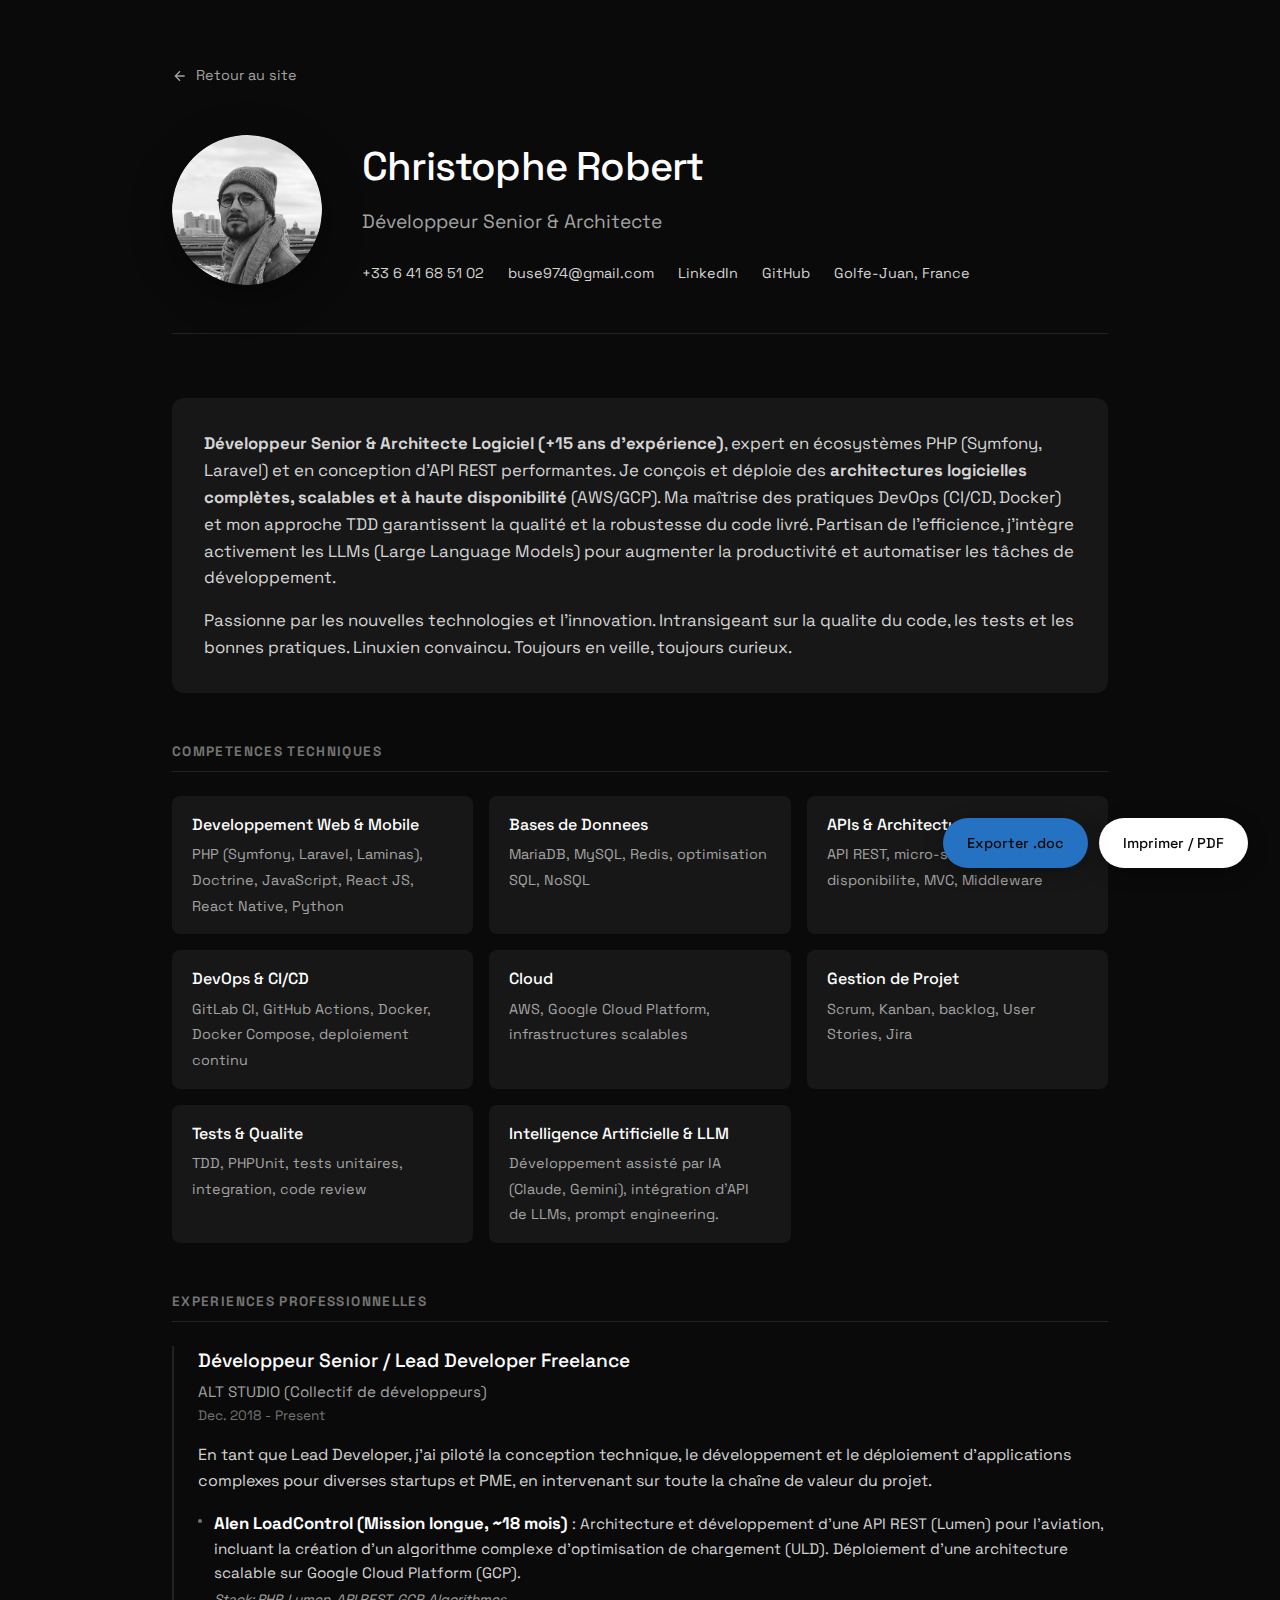
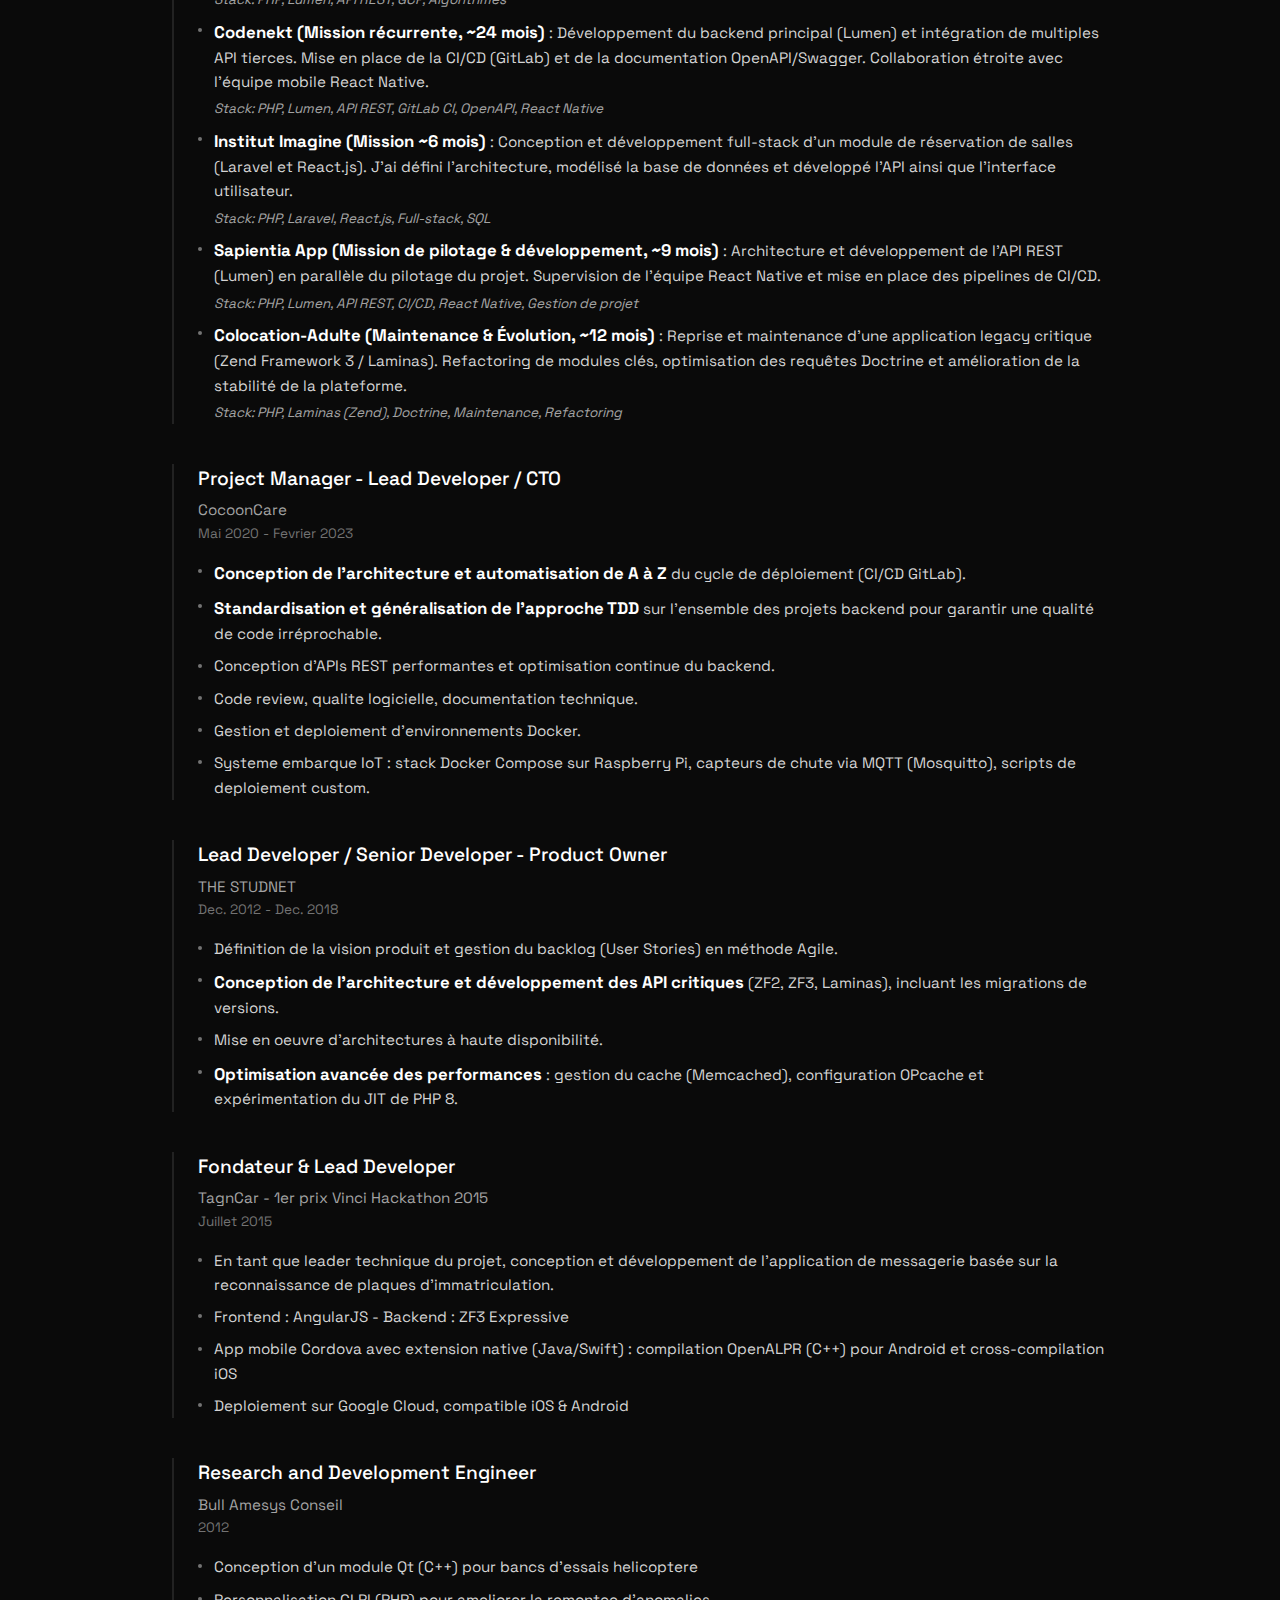
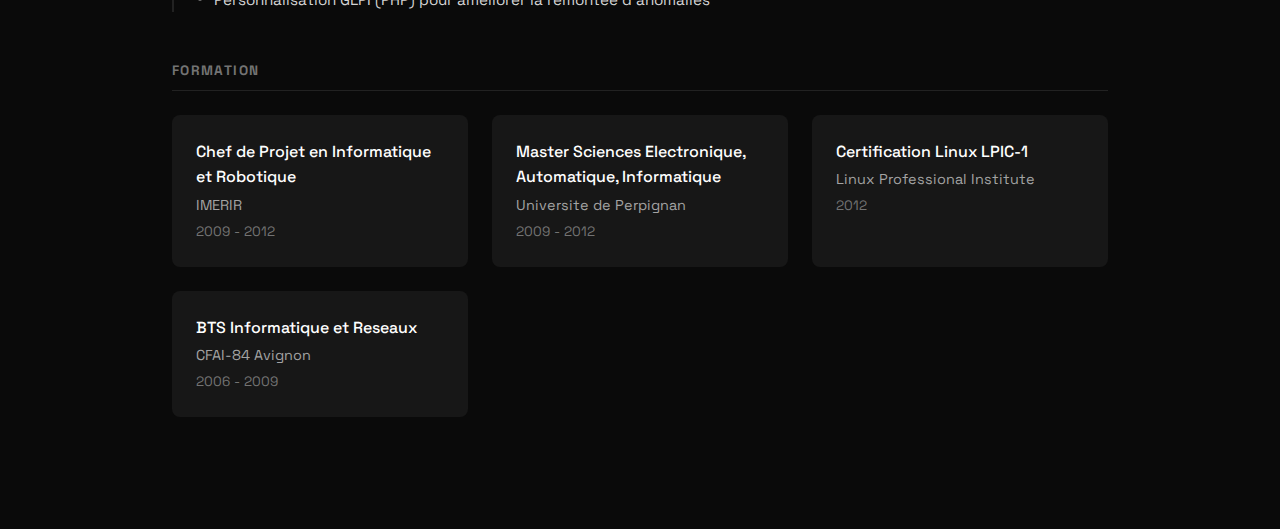
<file: cv.html>
<!doctype html>
<html lang="fr">
    <head>
        <meta charset="UTF-8" />
        <meta name="viewport" content="width=device-width, initial-scale=1.0" />
        <title>CV - Christophe Robert | Développeur Senior & Architecte</title>
        <meta
            name="description"
            content="CV de Christophe Robert - Développeur Senior & Architecte, 15+ ans d'expérience en PHP, Symfony, Laravel, API REST, DevOps."
        />
        <link rel="icon" type="image/png" href="/favicon.png" />
        <link rel="preconnect" href="https://fonts.googleapis.com" />
        <link rel="preconnect" href="https://fonts.gstatic.com" crossorigin />
        <link
            href="https://fonts.googleapis.com/css2?family=Space+Grotesk:wght@300;400;500;600;700&display=swap"
            rel="stylesheet"
        />
        <style>
            :root {
                --bg: #0a0a0a;
                --bg-light: #171717;
                --white: #ffffff;
                --gray-300: #d4d4d4;
                --gray-400: #a3a3a3;
                --gray-500: #737373;
            }

            * {
                margin: 0;
                padding: 0;
                box-sizing: border-box;
            }

            body {
                font-family:
                    "Space Grotesk",
                    -apple-system,
                    BlinkMacSystemFont,
                    sans-serif;
                background: var(--bg);
                color: var(--white);
                line-height: 1.6;
            }

            .container {
                max-width: 1000px;
                margin: 0 auto;
                padding: 4rem 2rem;
            }

            .back-link {
                display: inline-flex;
                align-items: center;
                gap: 0.5rem;
                color: var(--gray-400);
                text-decoration: none;
                margin-bottom: 3rem;
                font-size: 0.9rem;
                transition: color 0.2s;
            }
            .back-link:hover {
                color: var(--white);
            }

            .header {
                display: grid;
                grid-template-columns: auto 1fr;
                gap: 2.5rem;
                align-items: start;
                margin-bottom: 4rem;
                padding-bottom: 3rem;
                border-bottom: 1px solid rgba(255, 255, 255, 0.1);
            }

            .photo {
                width: 150px;
                height: 150px;
                border-radius: 50%;
                object-fit: cover;
                box-shadow: 0 10px 40px rgba(0, 0, 0, 0.4);
            }

            .header-info h1 {
                font-size: 2.5rem;
                font-weight: 500;
                letter-spacing: -0.02em;
                margin-bottom: 0.5rem;
            }

            .header-info .role {
                font-size: 1.2rem;
                color: var(--gray-400);
                margin-bottom: 1.5rem;
            }

            .contact-grid {
                display: flex;
                flex-wrap: wrap;
                gap: 1.5rem;
            }

            .contact-item {
                color: var(--gray-300);
                text-decoration: none;
                font-size: 0.9rem;
            }
            .contact-item:hover {
                color: var(--white);
            }

            .profil {
                background: var(--bg-light);
                padding: 2rem;
                border-radius: 12px;
                margin-bottom: 3rem;
            }

            .profil p {
                color: var(--gray-300);
                font-size: 1.05rem;
            }

            .section {
                margin-bottom: 3rem;
            }

            .section-title {
                font-size: 0.85rem;
                text-transform: uppercase;
                letter-spacing: 0.1em;
                color: var(--gray-500);
                margin-bottom: 1.5rem;
                padding-bottom: 0.5rem;
                border-bottom: 1px solid rgba(255, 255, 255, 0.1);
            }

            .skills-grid {
                display: grid;
                grid-template-columns: repeat(auto-fit, minmax(280px, 1fr));
                gap: 1rem;
            }

            .skill-item {
                background: var(--bg-light);
                padding: 1rem 1.25rem;
                border-radius: 8px;
            }

            .skill-item strong {
                color: var(--white);
                display: block;
                margin-bottom: 0.25rem;
                font-weight: 500;
            }

            .skill-item span {
                color: var(--gray-400);
                font-size: 0.9rem;
            }

            .experience-item {
                margin-bottom: 2.5rem;
                padding-left: 1.5rem;
                border-left: 2px solid rgba(255, 255, 255, 0.1);
            }

            .experience-header {
                margin-bottom: 1rem;
            }

            .experience-header h3 {
                font-size: 1.2rem;
                font-weight: 500;
                margin-bottom: 0.25rem;
            }

            .experience-header .company {
                color: var(--gray-400);
                font-size: 0.95rem;
            }

            .experience-header .date {
                color: var(--gray-500);
                font-size: 0.85rem;
            }

            .experience-list {
                list-style: none;
            }

            .experience-list li {
                color: var(--gray-300);
                padding-left: 1rem;
                position: relative;
                margin-bottom: 0.5rem;
                font-size: 0.95rem;
            }

            .experience-list li::before {
                content: "";
                position: absolute;
                left: 0;
                top: 0.6em;
                width: 4px;
                height: 4px;
                background: var(--gray-500);
                border-radius: 50%;
            }

            .experience-list li strong {
                font-size: 1.05rem;
                color: var(--white);
            }

            .formation-grid {
                display: grid;
                grid-template-columns: repeat(auto-fit, minmax(280px, 1fr));
                gap: 1.5rem;
            }

            .formation-item {
                background: var(--bg-light);
                padding: 1.5rem;
                border-radius: 8px;
            }

            .formation-item h4 {
                font-weight: 500;
                margin-bottom: 0.25rem;
            }

            .formation-item .school {
                color: var(--gray-400);
                font-size: 0.9rem;
                margin-bottom: 0.25rem;
            }

            .formation-item .year {
                color: var(--gray-500);
                font-size: 0.85rem;
            }

            .print-btn {
                position: fixed;
                bottom: 2rem;
                right: 2rem;
                background: var(--white);
                color: var(--bg);
                border: none;
                padding: 1rem 1.5rem;
                border-radius: 50px;
                font-family: inherit;
                font-size: 0.9rem;
                font-weight: 500;
                cursor: pointer;
                box-shadow: 0 4px 20px rgba(0, 0, 0, 0.3);
                transition: transform 0.2s;
            }
            .print-btn:hover {
                transform: scale(1.05);
            }

            @media print {
                @page {
                    size: A4;
                    margin: 15mm;
                }

                .back-link,
                .print-btn {
                    display: none !important;
                }

                body {
                    background: white !important;
                    color: black !important;
                    font-size: 10pt;
                    line-height: 1.3;
                    -webkit-print-color-adjust: exact;
                    print-color-adjust: exact;
                }

                .container {
                    max-width: 100%;
                    padding: 0;
                }

                .header {
                    padding-bottom: 1rem;
                    margin-bottom: 1rem;
                }

                .photo {
                    width: 100px;
                    height: 100px;
                    box-shadow: none !important;
                }

                .header-info h1 {
                    font-size: 1.8rem;
                }

                .header-info .role {
                    color: #374151 !important;
                }

                .contact-item {
                    color: #1f2937 !important;
                    font-weight: 500;
                }

                .profil {
                    background: #e8f4f8 !important;
                    border-left: 4px solid #0891b2 !important;
                    -webkit-print-color-adjust: exact;
                    print-color-adjust: exact;
                }

                .profil p {
                    color: #0c4a6e !important;
                }

                .skill-item {
                    background: #f0fdf4 !important;
                    border-left: 3px solid #10b981 !important;
                    -webkit-print-color-adjust: exact;
                    print-color-adjust: exact;
                }

                .skill-item strong {
                    color: #065f46 !important;
                }

                .formation-item {
                    background: #fef3c7 !important;
                    border-left: 3px solid #f59e0b !important;
                    -webkit-print-color-adjust: exact;
                    print-color-adjust: exact;
                }

                .formation-item h4 {
                    color: #92400e !important;
                }

                .profil {
                    padding: 1rem;
                    margin-bottom: 1rem;
                }

                .section {
                    margin-bottom: 1rem;
                }

                .section-title {
                    color: #333;
                    margin-bottom: 0.75rem;
                }

                .skills-grid {
                    gap: 0.5rem;
                }

                .skill-item {
                    padding: 0.5rem 0.75rem;
                }

                .experience-item {
                    margin-bottom: 1rem;
                    break-inside: avoid;
                    border-left-color: #3b82f6 !important;
                }
                .experience-header {
                    margin-bottom: 0.5rem;
                }

                .experience-header h3 {
                    color: #1e40af !important;
                }

                .experience-header .company {
                    color: #374151 !important;
                }

                .experience-list li {
                    color: #1f2937 !important;
                    margin-bottom: 0.4rem;
                }

                .experience-list li strong {
                    color: #1e3a5f !important;
                    font-weight: 700;
                    font-size: 1rem;
                }

                .formation-grid {
                    gap: 0.75rem;
                }

                .formation-item {
                    padding: 0.75rem;
                }
            }

            @media (max-width: 600px) {
                .header {
                    grid-template-columns: 1fr;
                    text-align: center;
                }
                .photo {
                    margin: 0 auto;
                }
                .contact-grid {
                    justify-content: center;
                }
            }
        </style>
    </head>
    <body>
        <div class="container">
            <a href="/" class="back-link">
                <svg
                    width="16"
                    height="16"
                    viewBox="0 0 24 24"
                    fill="none"
                    stroke="currentColor"
                    stroke-width="2"
                >
                    <path d="M19 12H5M12 19l-7-7 7-7" />
                </svg>
                Retour au site
            </a>

            <header class="header">
                <img src="img/cro.png" alt="Christophe Robert" class="photo" />
                <div class="header-info">
                    <h1>Christophe Robert</h1>
                    <p class="role">Développeur Senior & Architecte</p>
                    <div class="contact-grid">
                        <a href="tel:+33641685102" class="contact-item"
                            >+33 6 41 68 51 02</a
                        >
                        <a href="mailto:buse974@gmail.com" class="contact-item"
                            >buse974@gmail.com</a
                        >
                        <a
                            href="https://www.linkedin.com/in/christopherobert84/"
                            target="_blank"
                            class="contact-item"
                            >LinkedIn</a
                        >
                        <a
                            href="https://github.com/buse974"
                            target="_blank"
                            class="contact-item"
                            >GitHub</a
                        >
                        <span class="contact-item">Golfe-Juan, France</span>
                    </div>
                </div>
            </header>

            <div class="profil">
                <p>
                    <strong
                        >Développeur Senior & Architecte Logiciel (+15 ans
                        d'expérience)</strong
                    >, expert en écosystèmes PHP (Symfony, Laravel) et en
                    conception d'API REST performantes. Je conçois et déploie
                    des
                    <strong
                        >architectures logicielles complètes, scalables et à
                        haute disponibilité</strong
                    >
                    (AWS/GCP). Ma maîtrise des pratiques DevOps (CI/CD, Docker)
                    et mon approche TDD garantissent la qualité et la robustesse
                    du code livré. Partisan de l'efficience, j'intègre
                    activement les LLMs (Large Language Models) pour augmenter
                    la productivité et automatiser les tâches de développement.
                </p>
                <p style="margin-top: 1rem">
                    Passionne par les nouvelles technologies et l'innovation.
                    Intransigeant sur la qualite du code, les tests et les
                    bonnes pratiques. Linuxien convaincu. Toujours en veille,
                    toujours curieux.
                </p>
            </div>

            <section class="section">
                <h2 class="section-title">Competences techniques</h2>
                <div class="skills-grid">
                    <div class="skill-item">
                        <strong>Developpement Web & Mobile</strong>
                        <span
                            >PHP (Symfony, Laravel, Laminas), Doctrine,
                            JavaScript, React JS, React Native, Python</span
                        >
                    </div>
                    <div class="skill-item">
                        <strong>Bases de Donnees</strong>
                        <span
                            >MariaDB, MySQL, Redis, optimisation SQL,
                            NoSQL</span
                        >
                    </div>
                    <div class="skill-item">
                        <strong>APIs & Architecture</strong>
                        <span
                            >API REST, micro-services, haute disponibilite, MVC,
                            Middleware</span
                        >
                    </div>
                    <div class="skill-item">
                        <strong>DevOps & CI/CD</strong>
                        <span
                            >GitLab CI, GitHub Actions, Docker, Docker Compose,
                            deploiement continu</span
                        >
                    </div>
                    <div class="skill-item">
                        <strong>Cloud</strong>
                        <span
                            >AWS, Google Cloud Platform, infrastructures
                            scalables</span
                        >
                    </div>
                    <div class="skill-item">
                        <strong>Gestion de Projet</strong>
                        <span>Scrum, Kanban, backlog, User Stories, Jira</span>
                    </div>
                    <div class="skill-item">
                        <strong>Tests & Qualite</strong>
                        <span
                            >TDD, PHPUnit, tests unitaires, integration, code
                            review</span
                        >
                    </div>
                    <div class="skill-item">
                        <strong>Intelligence Artificielle & LLM</strong>
                        <span
                            >Développement assisté par IA (Claude, Gemini),
                            intégration d'API de LLMs, prompt engineering.</span
                        >
                    </div>
                </div>
            </section>

            <section class="section">
                <h2 class="section-title">Experiences professionnelles</h2>

                <div class="experience-item">
                    <div class="experience-header">
                        <h3>Développeur Senior / Lead Developer Freelance</h3>
                        <p class="company">
                            ALT STUDIO (Collectif de développeurs)
                        </p>
                        <p class="date">Dec. 2018 - Present</p>
                    </div>
                    <p style="margin-bottom: 1rem; color: var(--gray-300)">
                        En tant que Lead Developer, j'ai piloté la conception
                        technique, le développement et le déploiement
                        d'applications complexes pour diverses startups et PME,
                        en intervenant sur toute la chaîne de valeur du projet.
                    </p>
                    <ul class="experience-list">
                        <li>
                            <strong
                                >Alen LoadControl (Mission longue, ~18
                                mois)</strong
                            >
                            : Architecture et développement d'une API REST
                            (Lumen) pour l'aviation, incluant la création d'un
                            algorithme complexe d'optimisation de chargement
                            (ULD). Déploiement d'une architecture scalable sur
                            Google Cloud Platform (GCP).
                            <p
                                style="
                                    font-size: 0.85rem;
                                    color: var(--gray-400);
                                    margin-top: 0.25rem;
                                "
                            >
                                <em
                                    >Stack: PHP, Lumen, API REST, GCP,
                                    Algorithmes</em
                                >
                            </p>
                        </li>
                        <li>
                            <strong
                                >Codenekt (Mission récurrente, ~24 mois)</strong
                            >
                            : Développement du backend principal (Lumen) et
                            intégration de multiples API tierces. Mise en place
                            de la CI/CD (GitLab) et de la documentation
                            OpenAPI/Swagger. Collaboration étroite avec l'équipe
                            mobile React Native.
                            <p
                                style="
                                    font-size: 0.85rem;
                                    color: var(--gray-400);
                                    margin-top: 0.25rem;
                                "
                            >
                                <em
                                    >Stack: PHP, Lumen, API REST, GitLab CI,
                                    OpenAPI, React Native</em
                                >
                            </p>
                        </li>
                        <li>
                            <strong>Institut Imagine (Mission ~6 mois)</strong>
                            : Conception et développement full-stack d'un module
                            de réservation de salles (Laravel et React.js). J'ai
                            défini l'architecture, modélisé la base de données
                            et développé l'API ainsi que l'interface
                            utilisateur.
                            <p
                                style="
                                    font-size: 0.85rem;
                                    color: var(--gray-400);
                                    margin-top: 0.25rem;
                                "
                            >
                                <em
                                    >Stack: PHP, Laravel, React.js, Full-stack,
                                    SQL</em
                                >
                            </p>
                        </li>
                        <li>
                            <strong
                                >Sapientia App (Mission de pilotage &
                                développement, ~9 mois)</strong
                            >
                            : Architecture et développement de l'API REST
                            (Lumen) en parallèle du pilotage du projet.
                            Supervision de l'équipe React Native et mise en
                            place des pipelines de CI/CD.
                            <p
                                style="
                                    font-size: 0.85rem;
                                    color: var(--gray-400);
                                    margin-top: 0.25rem;
                                "
                            >
                                <em
                                    >Stack: PHP, Lumen, API REST, CI/CD, React
                                    Native, Gestion de projet</em
                                >
                            </p>
                        </li>
                        <li>
                            <strong
                                >Colocation-Adulte (Maintenance & Évolution, ~12
                                mois)</strong
                            >
                            : Reprise et maintenance d'une application legacy
                            critique (Zend Framework 3 / Laminas). Refactoring
                            de modules clés, optimisation des requêtes Doctrine
                            et amélioration de la stabilité de la plateforme.
                            <p
                                style="
                                    font-size: 0.85rem;
                                    color: var(--gray-400);
                                    margin-top: 0.25rem;
                                "
                            >
                                <em
                                    >Stack: PHP, Laminas (Zend), Doctrine,
                                    Maintenance, Refactoring</em
                                >
                            </p>
                        </li>
                    </ul>
                </div>

                <div class="experience-item">
                    <div class="experience-header">
                        <h3>Project Manager - Lead Developer / CTO</h3>
                        <p class="company">CocoonCare</p>
                        <p class="date">Mai 2020 - Fevrier 2023</p>
                    </div>
                    <ul class="experience-list">
                        <li>
                            <strong
                                >Conception de l'architecture et automatisation
                                de A à Z</strong
                            >
                            du cycle de déploiement (CI/CD GitLab).
                        </li>
                        <li>
                            <strong
                                >Standardisation et généralisation de l'approche
                                TDD</strong
                            >
                            sur l'ensemble des projets backend pour garantir une
                            qualité de code irréprochable.
                        </li>
                        <li>
                            Conception d'APIs REST performantes et optimisation
                            continue du backend.
                        </li>
                        <li>
                            Code review, qualite logicielle, documentation
                            technique.
                        </li>
                        <li>Gestion et deploiement d'environnements Docker.</li>
                        <li>
                            Systeme embarque IoT : stack Docker Compose sur
                            Raspberry Pi, capteurs de chute via MQTT
                            (Mosquitto), scripts de deploiement custom.
                        </li>
                    </ul>
                </div>

                <div class="experience-item">
                    <div class="experience-header">
                        <h3>
                            Lead Developer / Senior Developer - Product Owner
                        </h3>
                        <p class="company">THE STUDNET</p>
                        <p class="date">Dec. 2012 - Dec. 2018</p>
                    </div>
                    <ul class="experience-list">
                        <li>
                            Définition de la vision produit et gestion du
                            backlog (User Stories) en méthode Agile.
                        </li>
                        <li>
                            <strong
                                >Conception de l'architecture et développement
                                des API critiques</strong
                            >
                            (ZF2, ZF3, Laminas), incluant les migrations de
                            versions.
                        </li>
                        <li>
                            Mise en oeuvre d'architectures à haute
                            disponibilité.
                        </li>
                        <li>
                            <strong
                                >Optimisation avancée des performances</strong
                            >
                            : gestion du cache (Memcached), configuration
                            OPcache et expérimentation du JIT de PHP 8.
                        </li>
                    </ul>
                </div>

                <div class="experience-item">
                    <div class="experience-header">
                        <h3>Fondateur & Lead Developer</h3>
                        <p class="company">
                            TagnCar - 1er prix Vinci Hackathon 2015
                        </p>
                        <p class="date">Juillet 2015</p>
                    </div>
                    <ul class="experience-list">
                        <li>
                            En tant que leader technique du projet, conception
                            et développement de l'application de messagerie
                            basée sur la reconnaissance de plaques
                            d'immatriculation.
                        </li>
                        <li>Frontend : AngularJS - Backend : ZF3 Expressive</li>
                        <li>
                            App mobile Cordova avec extension native
                            (Java/Swift) : compilation OpenALPR (C++) pour
                            Android et cross-compilation iOS
                        </li>
                        <li>
                            Deploiement sur Google Cloud, compatible iOS &
                            Android
                        </li>
                    </ul>
                </div>

                <div class="experience-item">
                    <div class="experience-header">
                        <h3>Research and Development Engineer</h3>
                        <p class="company">Bull Amesys Conseil</p>
                        <p class="date">2012</p>
                    </div>
                    <ul class="experience-list">
                        <li>
                            Conception d'un module Qt (C++) pour bancs d'essais
                            helicoptere
                        </li>
                        <li>
                            Personnalisation GLPI (PHP) pour ameliorer la
                            remontee d'anomalies
                        </li>
                    </ul>
                </div>
            </section>

            <section class="section">
                <h2 class="section-title">Formation</h2>
                <div class="formation-grid">
                    <div class="formation-item">
                        <h4>Chef de Projet en Informatique et Robotique</h4>
                        <p class="school">IMERIR</p>
                        <p class="year">2009 - 2012</p>
                    </div>
                    <div class="formation-item">
                        <h4>
                            Master Sciences Electronique, Automatique,
                            Informatique
                        </h4>
                        <p class="school">Universite de Perpignan</p>
                        <p class="year">2009 - 2012</p>
                    </div>
                    <div class="formation-item">
                        <h4>Certification Linux LPIC-1</h4>
                        <p class="school">Linux Professional Institute</p>
                        <p class="year">2012</p>
                    </div>
                    <div class="formation-item">
                        <h4>BTS Informatique et Reseaux</h4>
                        <p class="school">CFAI-84 Avignon</p>
                        <p class="year">2006 - 2009</p>
                    </div>
                </div>
            </section>
        </div>

        <button class="print-btn" onclick="window.print()">
            Imprimer / PDF
        </button>
        <button
            id="export-doc-btn"
            class="print-btn"
            style="right: 12rem; background-color: #2572c2"
        >
            Exporter .doc
        </button>

        <script>
            document
                .getElementById("export-doc-btn")
                .addEventListener("click", async function () {
                    // --- Function to fetch image and convert to Data URI ---
                    async function toDataURL(url) {
                        const response = await fetch(url);
                        const blob = await response.blob();
                        return new Promise((resolve, reject) => {
                            const reader = new FileReader();
                            reader.onloadend = () => resolve(reader.result);
                            reader.onerror = reject;
                            reader.readAsDataURL(blob);
                        });
                    }

                    try {
                        // 1. Get the image as a Data URI
                        const imageDataURI = await toDataURL("img/cro.png");

                        // 2. Get styles and HTML content
                        const fullCssText =
                            document.querySelector("style").innerHTML;
                        const printCssMatch = fullCssText.match(
                            /@media print {([\s\S]*)}/,
                        );
                        let printCss = "";
                        if (printCssMatch && printCssMatch[1]) {
                            printCss = printCssMatch[1];
                        }
                        const baseStyles = `
                        body { font-family: Arial, sans-serif; background: white !important; color: black !important; }
                        .container { max-width: 100%; padding: 0; }
                        .back-link, .print-btn, #export-doc-btn { display: none !important; }
                    `;

                        // 3. Get HTML content and embed the image
                        const container = document
                            .querySelector(".container")
                            .cloneNode(true);
                        const backLink = container.querySelector(".back-link");
                        if (backLink) {
                            backLink.parentNode.removeChild(backLink);
                        }
                        const imgElement = container.querySelector(".photo");
                        if (imgElement) {
                            imgElement.src = imageDataURI;
                        }
                        const sourceHTML = container.outerHTML;

                        // 4. Assemble the final HTML for the .doc file
                        const fullSource = `
                        <!doctype html>
                        <html lang="fr" xmlns:o="urn:schemas-microsoft-com:office:office" xmlns:w="urn:schemas-microsoft-com:office:word" xmlns="http://www.w3.org/TR/REC-html40">
                            <head>
                                <meta charset="UTF-8" />
                                <title>CV - Christophe Robert</title>
                                <style>
                                    ${baseStyles}
                                    ${printCss}
                                </style>
                            </head>
                            <body>
                                ${sourceHTML}
                            </body>
                        </html>
                    `;

                        // 5. Create and download the blob
                        const blob = new Blob(["\ufeff", fullSource], {
                            type: "application/msword",
                        });

                        const link = document.createElement("a");
                        link.href = URL.createObjectURL(blob);
                        link.download = "CV-Christophe-Robert.doc";
                        document.body.appendChild(link);
                        link.click();
                        document.body.removeChild(link);
                    } catch (error) {
                        console.error(
                            "Erreur lors de la création du document:",
                            error,
                        );
                        alert(
                            "Une erreur est survenue lors de la création du document. L'image n'a pas pu être chargée.",
                        );
                    }
                });
        </script>
    </body>
</html>
</file>
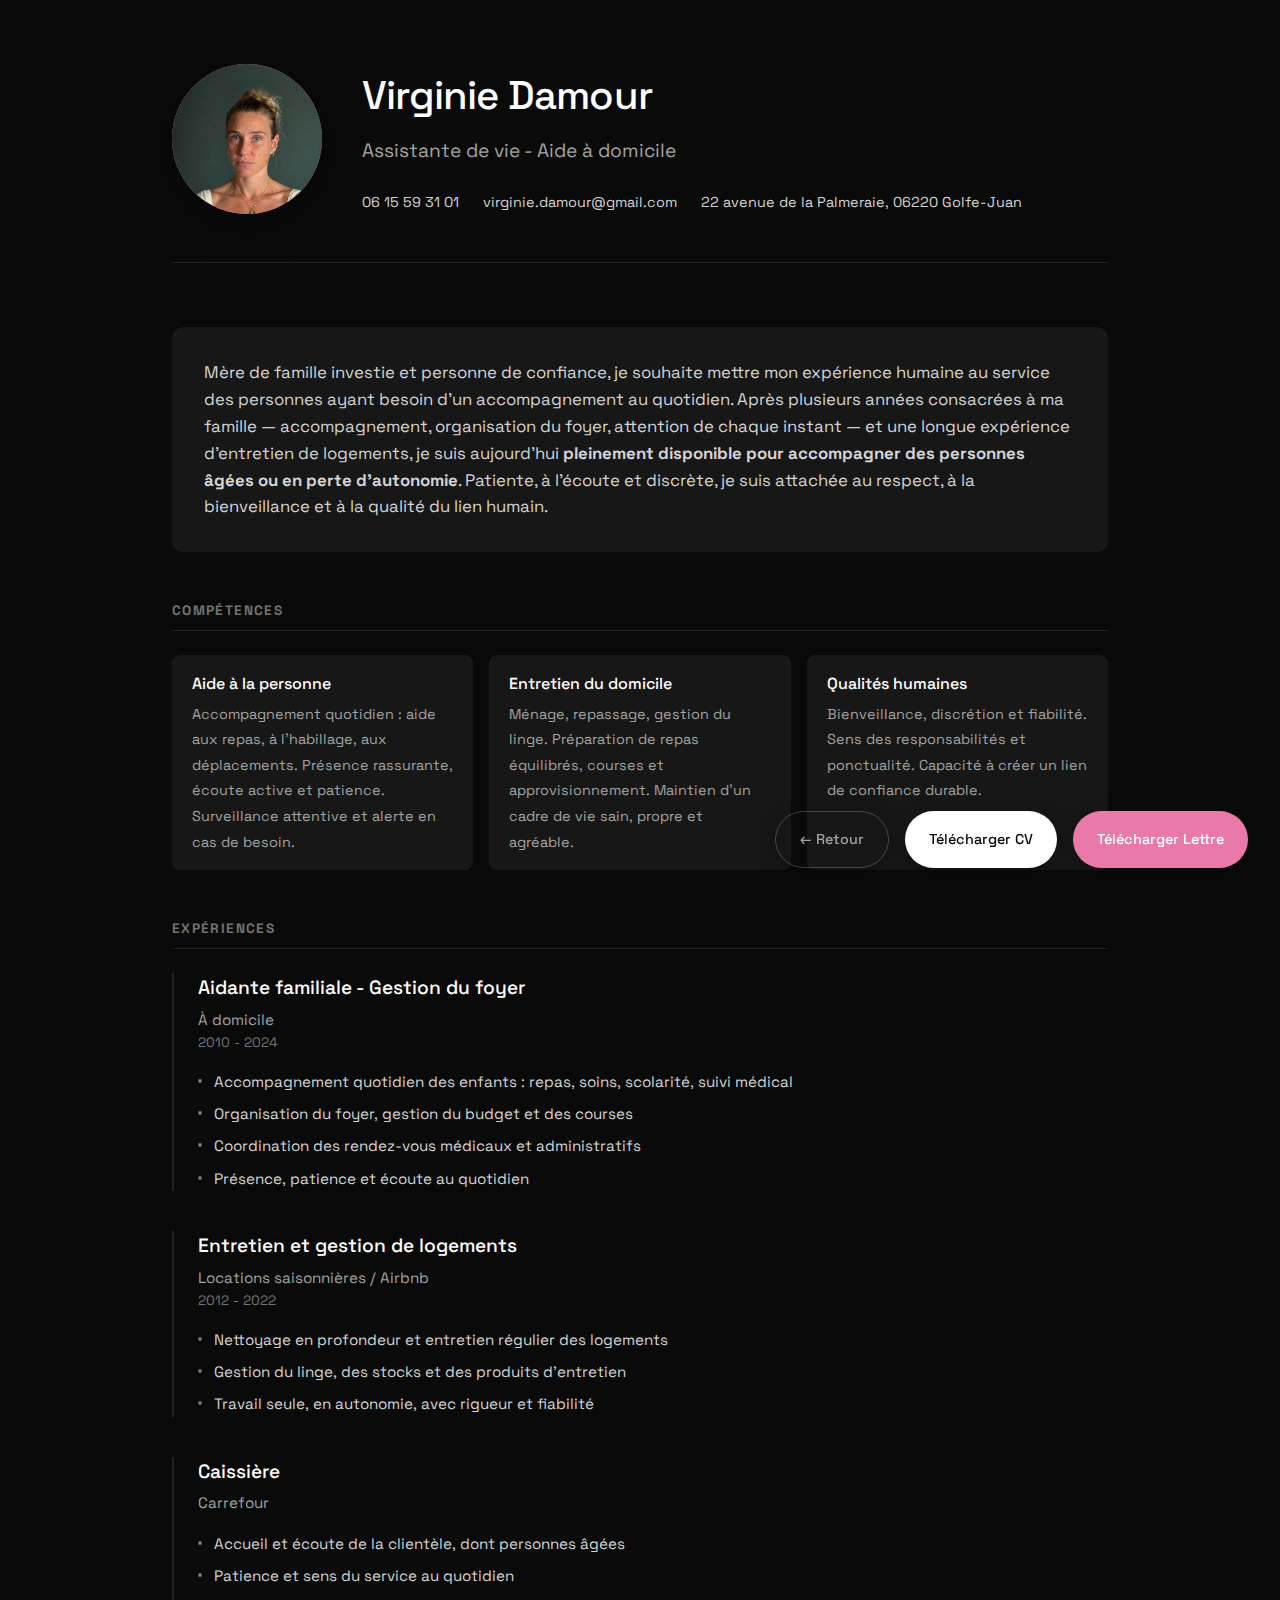
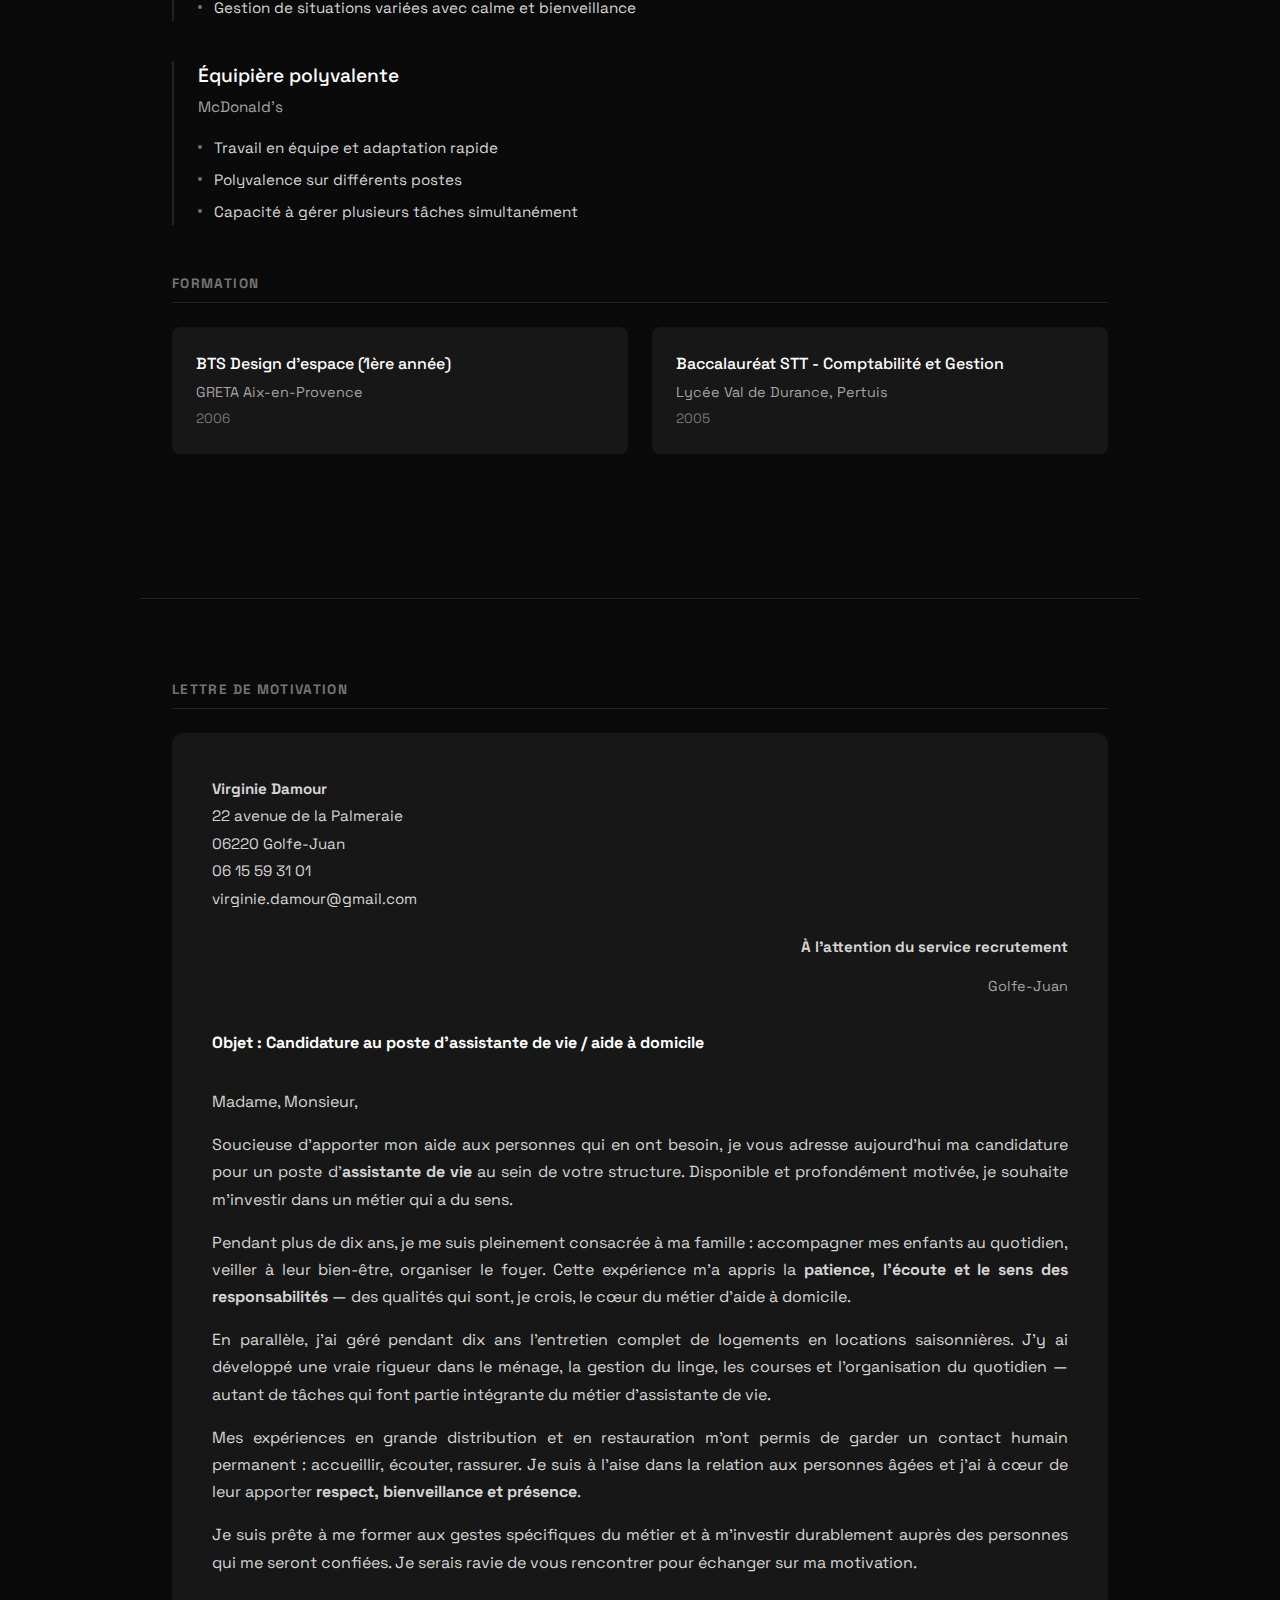
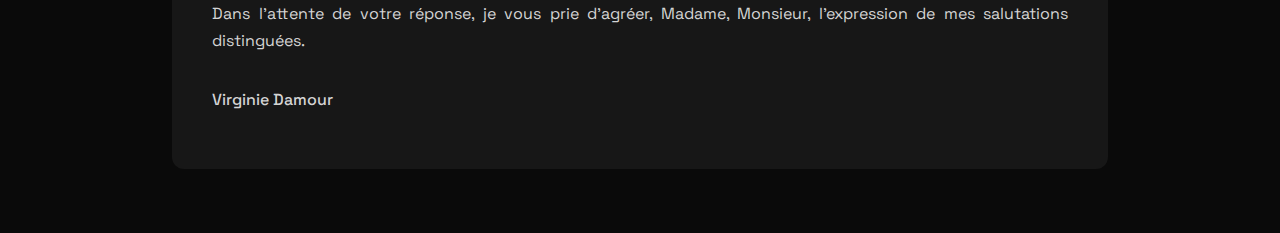
<file: vd/assistante-de-vie.html>
<!doctype html>
<html lang="fr">
    <head>
        <meta charset="UTF-8" />
        <meta name="viewport" content="width=device-width, initial-scale=1.0" />
        <title>CV - Virginie Damour | Assistante de vie / Aide à domicile</title>
        <meta
            name="description"
            content="CV de Virginie Damour - Assistante de vie, aide à domicile. Bienveillante, patiente et expérimentée."
        />
        <link rel="preconnect" href="https://fonts.googleapis.com" />
        <link rel="preconnect" href="https://fonts.gstatic.com" crossorigin />
        <link
            href="https://fonts.googleapis.com/css2?family=Space+Grotesk:wght@300;400;500;600;700&display=swap"
            rel="stylesheet"
        />
        <link rel="stylesheet" href="cv.css" />
    </head>
    <body>
        <div class="container">
            <header class="header">
                <div class="photo-placeholder"><img src="vir.png" alt="Virginie Damour" /></div>
                <div class="header-info">
                    <h1>Virginie Damour</h1>
                    <p class="role">
                        Assistante de vie - Aide à domicile
                    </p>
                    <div class="contact-grid">
                        <a href="tel:+33615593101" class="contact-item"
                            >06 15 59 31 01</a
                        >
                        <a
                            href="mailto:virginie.damour@gmail.com"
                            class="contact-item"
                            >virginie.damour@gmail.com</a
                        >
                        <span class="contact-item"
                            >22 avenue de la Palmeraie, 06220 Golfe-Juan</span
                        >
                    </div>
                </div>
            </header>

            <div class="profil">
                <p>
                    Mère de famille investie et personne de confiance, je
                    souhaite mettre mon expérience humaine au service des
                    personnes ayant besoin d'un accompagnement au quotidien.
                    Après plusieurs années consacrées à ma famille —
                    accompagnement, organisation du foyer, attention de chaque
                    instant — et une longue expérience d'entretien de
                    logements, je suis aujourd'hui
                    <strong
                        >pleinement disponible pour accompagner des personnes
                        âgées ou en perte d'autonomie</strong
                    >. Patiente, à l'écoute et discrète, je suis attachée au
                    respect, à la bienveillance et à la qualité du lien humain.
                </p>
            </div>

            <section class="section">
                <h2 class="section-title">Compétences</h2>
                <div class="skills-grid">
                    <div class="skill-item">
                        <strong>Aide à la personne</strong>
                        <span
                            >Accompagnement quotidien : aide aux repas, à
                            l'habillage, aux déplacements. Présence rassurante,
                            écoute active et patience. Surveillance attentive
                            et alerte en cas de besoin.</span
                        >
                    </div>
                    <div class="skill-item">
                        <strong>Entretien du domicile</strong>
                        <span
                            >Ménage, repassage, gestion du linge. Préparation
                            de repas équilibrés, courses et approvisionnement.
                            Maintien d'un cadre de vie sain, propre et
                            agréable.</span
                        >
                    </div>
                    <div class="skill-item">
                        <strong>Qualités humaines</strong>
                        <span
                            >Bienveillance, discrétion et fiabilité. Sens des
                            responsabilités et ponctualité. Capacité à créer un
                            lien de confiance durable.</span
                        >
                    </div>
                </div>
            </section>

            <section class="section">
                <h2 class="section-title">Expériences</h2>

                <div class="experience-item">
                    <div class="experience-header">
                        <h3>Aidante familiale - Gestion du foyer</h3>
                        <p class="company">À domicile</p>
                        <p class="date">2010 - 2024</p>
                    </div>
                    <ul class="experience-list">
                        <li>
                            Accompagnement quotidien des enfants : repas,
                            soins, scolarité, suivi médical
                        </li>
                        <li>
                            Organisation du foyer, gestion du budget et des
                            courses
                        </li>
                        <li>
                            Coordination des rendez-vous médicaux et
                            administratifs
                        </li>
                        <li>
                            Présence, patience et écoute au quotidien
                        </li>
                    </ul>
                </div>

                <div class="experience-item">
                    <div class="experience-header">
                        <h3>Entretien et gestion de logements</h3>
                        <p class="company">Locations saisonnières / Airbnb</p>
                        <p class="date">2012 - 2022</p>
                    </div>
                    <ul class="experience-list">
                        <li>
                            Nettoyage en profondeur et entretien régulier des
                            logements
                        </li>
                        <li>
                            Gestion du linge, des stocks et des produits
                            d'entretien
                        </li>
                        <li>
                            Travail seule, en autonomie, avec rigueur et
                            fiabilité
                        </li>
                    </ul>
                </div>

                <div class="experience-item">
                    <div class="experience-header">
                        <h3>Caissière</h3>
                        <p class="company">Carrefour</p>
                    </div>
                    <ul class="experience-list">
                        <li>
                            Accueil et écoute de la clientèle, dont personnes
                            âgées
                        </li>
                        <li>
                            Patience et sens du service au quotidien
                        </li>
                        <li>
                            Gestion de situations variées avec calme et
                            bienveillance
                        </li>
                    </ul>
                </div>

                <div class="experience-item">
                    <div class="experience-header">
                        <h3>Équipière polyvalente</h3>
                        <p class="company">McDonald's</p>
                    </div>
                    <ul class="experience-list">
                        <li>Travail en équipe et adaptation rapide</li>
                        <li>Polyvalence sur différents postes</li>
                        <li>
                            Capacité à gérer plusieurs tâches simultanément
                        </li>
                    </ul>
                </div>
            </section>

            <section class="section">
                <h2 class="section-title">Formation</h2>
                <div class="formation-grid">
                    <div class="formation-item">
                        <h4>BTS Design d'espace (1ère année)</h4>
                        <p class="school">GRETA Aix-en-Provence</p>
                        <p class="year">2006</p>
                    </div>
                    <div class="formation-item">
                        <h4>Baccalauréat STT - Comptabilité et Gestion</h4>
                        <p class="school">Lycée Val de Durance, Pertuis</p>
                        <p class="year">2005</p>
                    </div>
                </div>
            </section>
        </div>

        <!-- Lettre de motivation -->
        <div class="container lettre-motivation" id="lettre">
            <h2 class="section-title" style="margin-top: 2rem">
                Lettre de motivation
            </h2>

            <div class="lettre-content">
                <div class="lettre-header">
                    <div class="expediteur">
                        <p><strong>Virginie Damour</strong></p>
                        <p>22 avenue de la Palmeraie</p>
                        <p>06220 Golfe-Juan</p>
                        <p>06 15 59 31 01</p>
                        <p>virginie.damour@gmail.com</p>
                    </div>
                    <div class="destinataire">
                        <p><strong>À l'attention du service recrutement</strong></p>
                    </div>
                    <p class="date-lettre">Golfe-Juan</p>
                </div>

                <p class="objet">
                    <strong
                        >Objet : Candidature au poste d'assistante de vie /
                        aide à domicile</strong
                    >
                </p>

                <div class="corps-lettre">
                    <p>Madame, Monsieur,</p>

                    <p>
                        Soucieuse d'apporter mon aide aux personnes qui en ont
                        besoin, je vous adresse aujourd'hui ma candidature pour
                        un poste d'<strong>assistante de vie</strong> au sein
                        de votre structure. Disponible et profondément motivée,
                        je souhaite m'investir dans un métier qui a du sens.
                    </p>

                    <p>
                        Pendant plus de dix ans, je me suis pleinement
                        consacrée à ma famille : accompagner mes enfants au
                        quotidien, veiller à leur bien-être, organiser le
                        foyer. Cette expérience m'a appris la
                        <strong>patience, l'écoute et le sens des
                        responsabilités</strong> — des qualités qui sont, je
                        crois, le cœur du métier d'aide à domicile.
                    </p>

                    <p>
                        En parallèle, j'ai géré pendant dix ans l'entretien
                        complet de logements en locations saisonnières. J'y ai
                        développé une vraie rigueur dans le ménage, la gestion
                        du linge, les courses et l'organisation du quotidien
                        — autant de tâches qui font partie intégrante du métier
                        d'assistante de vie.
                    </p>

                    <p>
                        Mes expériences en grande distribution et en
                        restauration m'ont permis de garder un contact humain
                        permanent : accueillir, écouter, rassurer. Je suis à
                        l'aise dans la relation aux personnes âgées et j'ai à
                        cœur de leur apporter
                        <strong>respect, bienveillance et présence</strong>.
                    </p>

                    <p>
                        Je suis prête à me former aux gestes spécifiques du
                        métier et à m'investir durablement auprès des
                        personnes qui me seront confiées. Je serais ravie de
                        vous rencontrer pour échanger sur ma motivation.
                    </p>

                    <p class="formule">
                        Dans l'attente de votre réponse, je vous prie d'agréer,
                        Madame, Monsieur, l'expression de mes salutations
                        distinguées.
                    </p>

                    <p class="signature">Virginie Damour</p>
                </div>
            </div>
        </div>

        <div class="btn-container">
            <a href="index.html" class="print-btn back-btn">← Retour</a>
            <button class="print-btn" onclick="printCV()">Télécharger CV</button>
            <button class="print-btn print-lettre" onclick="printLettre()">
                Télécharger Lettre
            </button>
        </div>

        <script>
            function printCV() {
                document.getElementById("lettre").style.display = "none";
                window.print();
                document.getElementById("lettre").style.display = "block";
            }

            function printLettre() {
                const container = document.querySelector(
                    ".container:not(.lettre-motivation)",
                );
                container.style.display = "none";
                window.print();
                container.style.display = "block";
            }
        </script>
    </body>
</html>
</file>
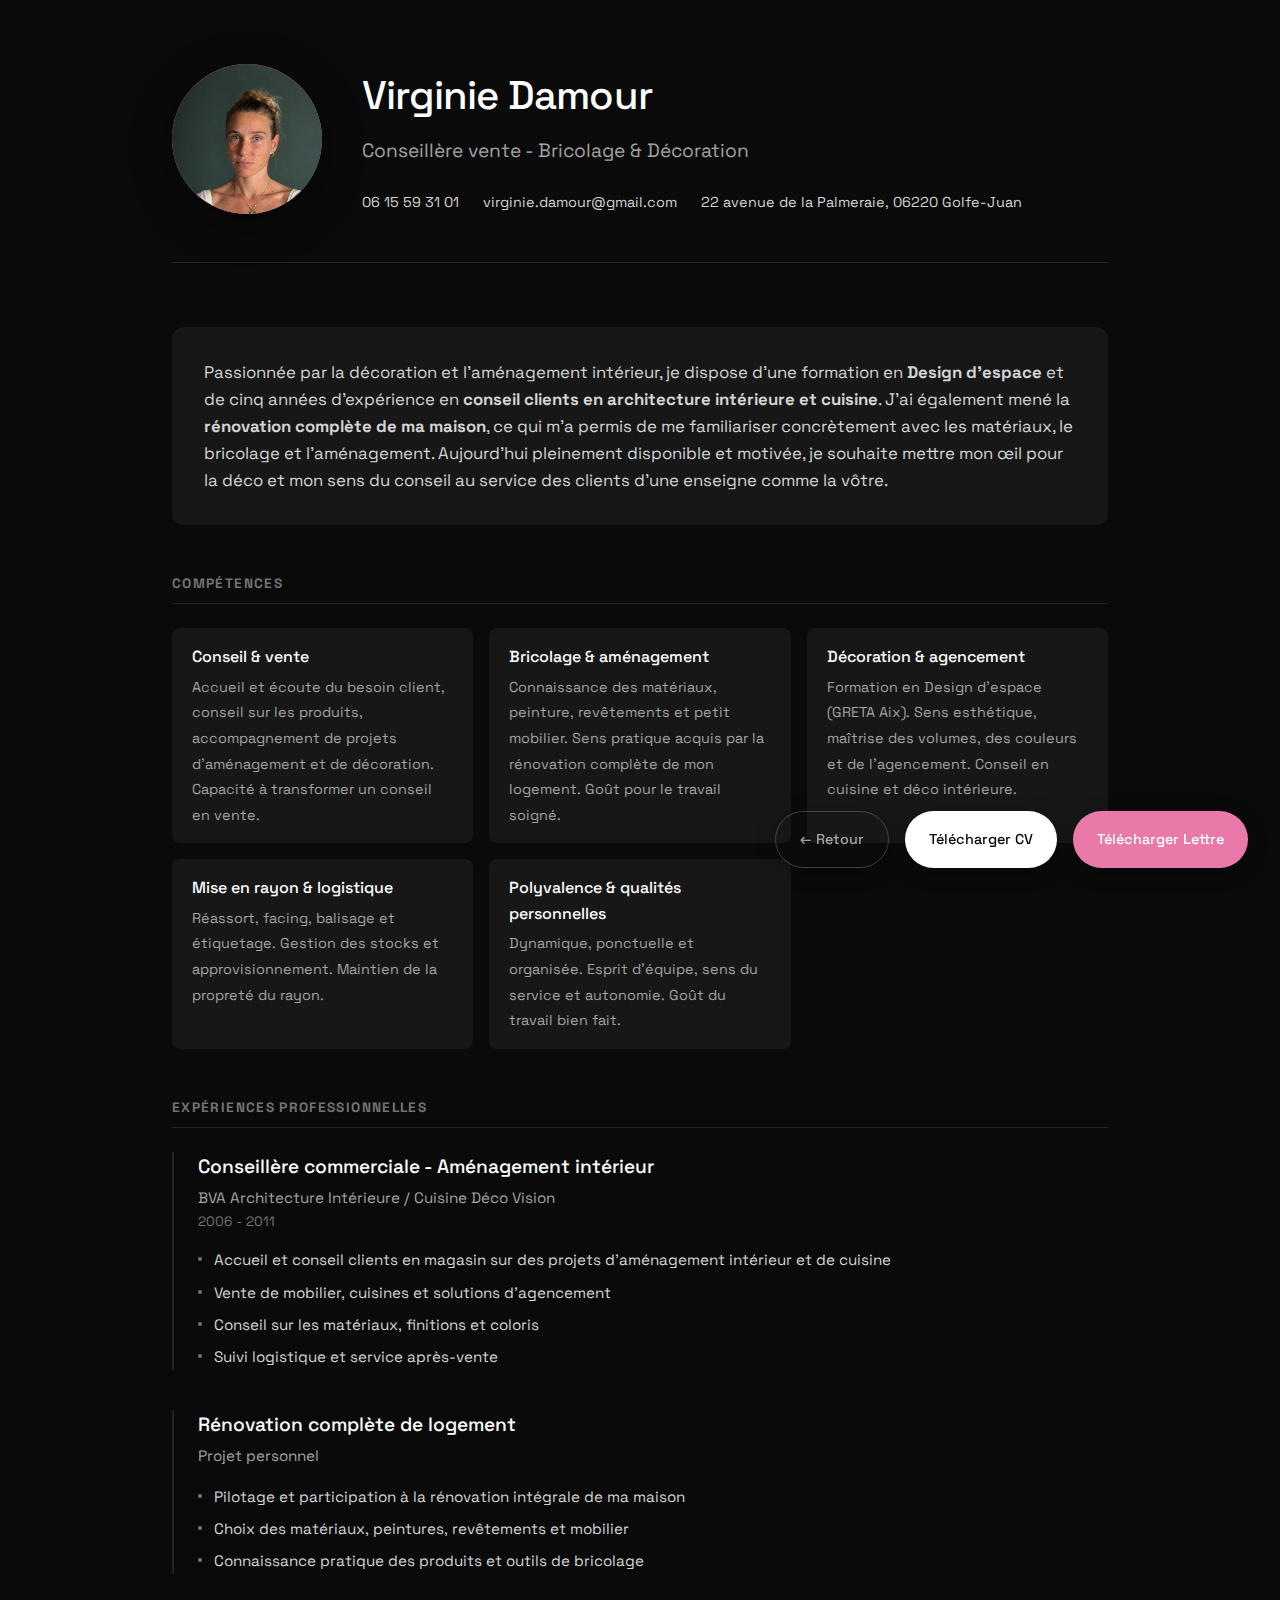
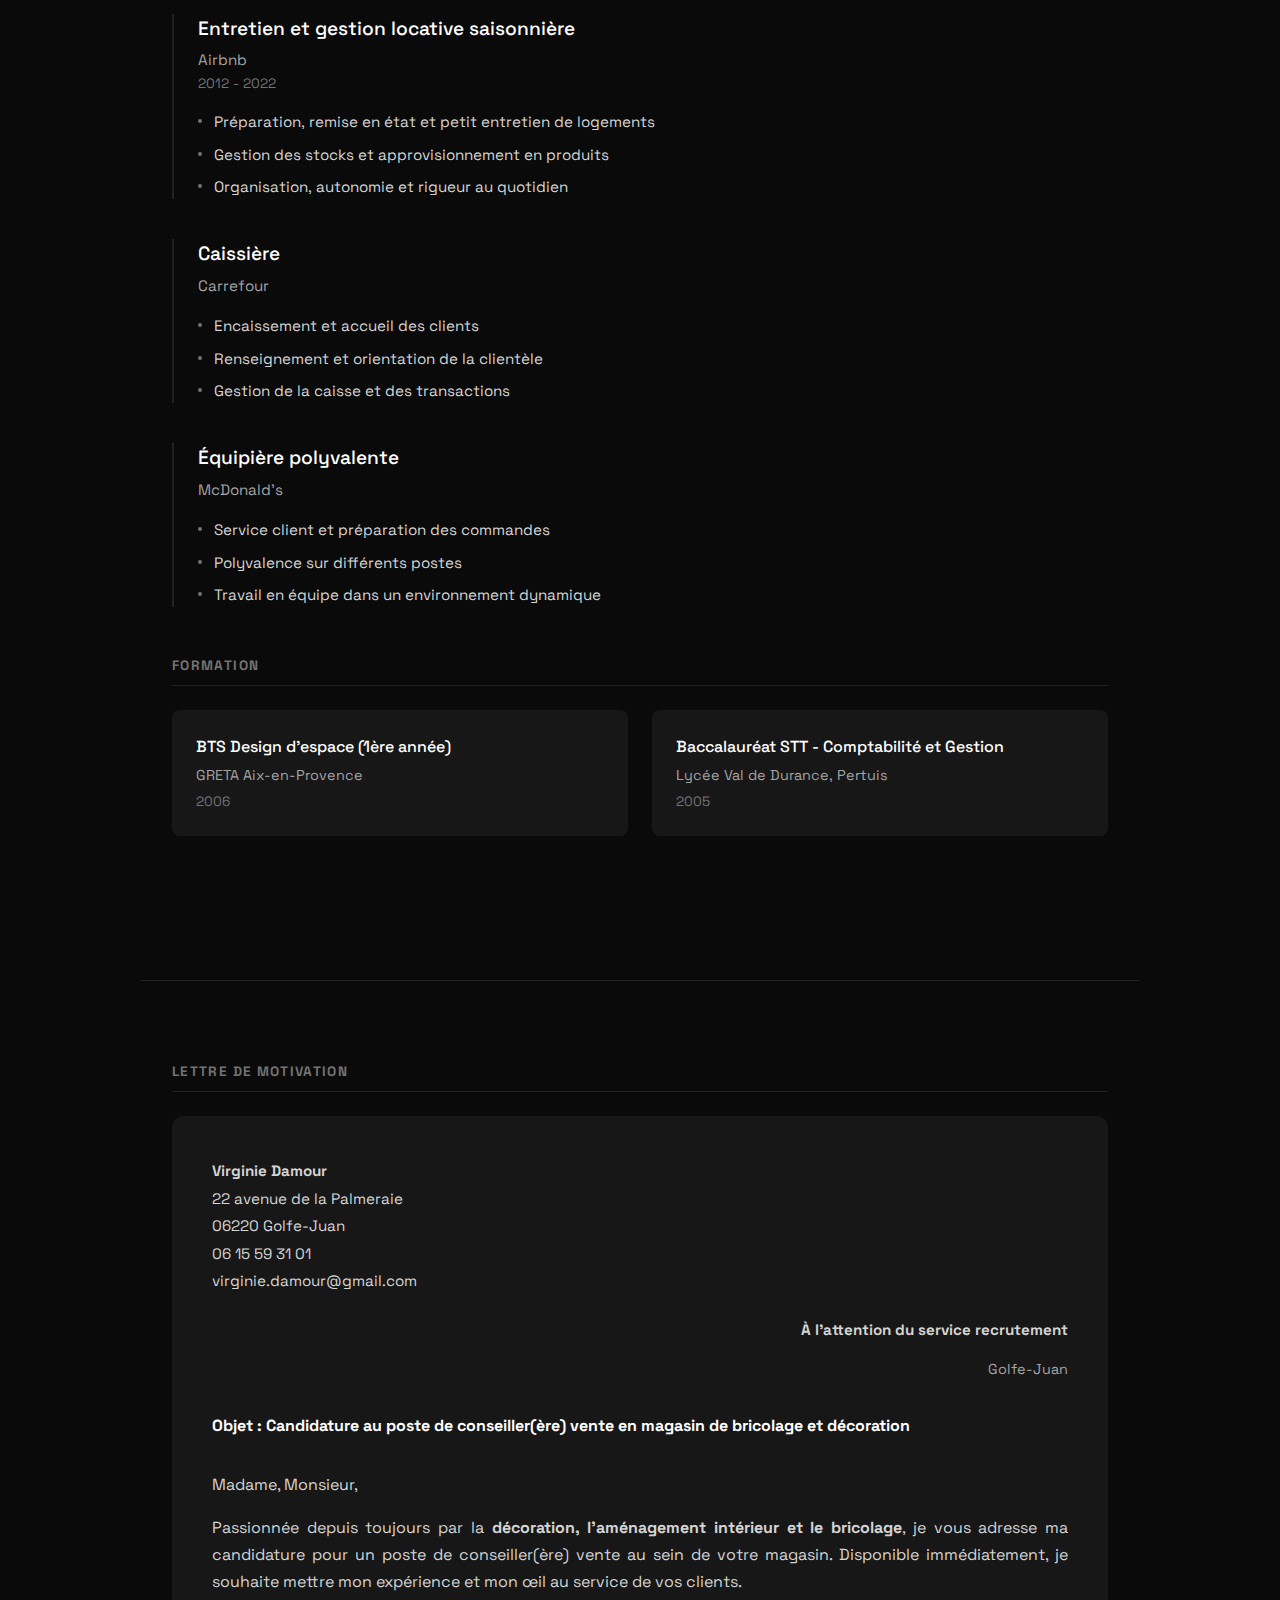
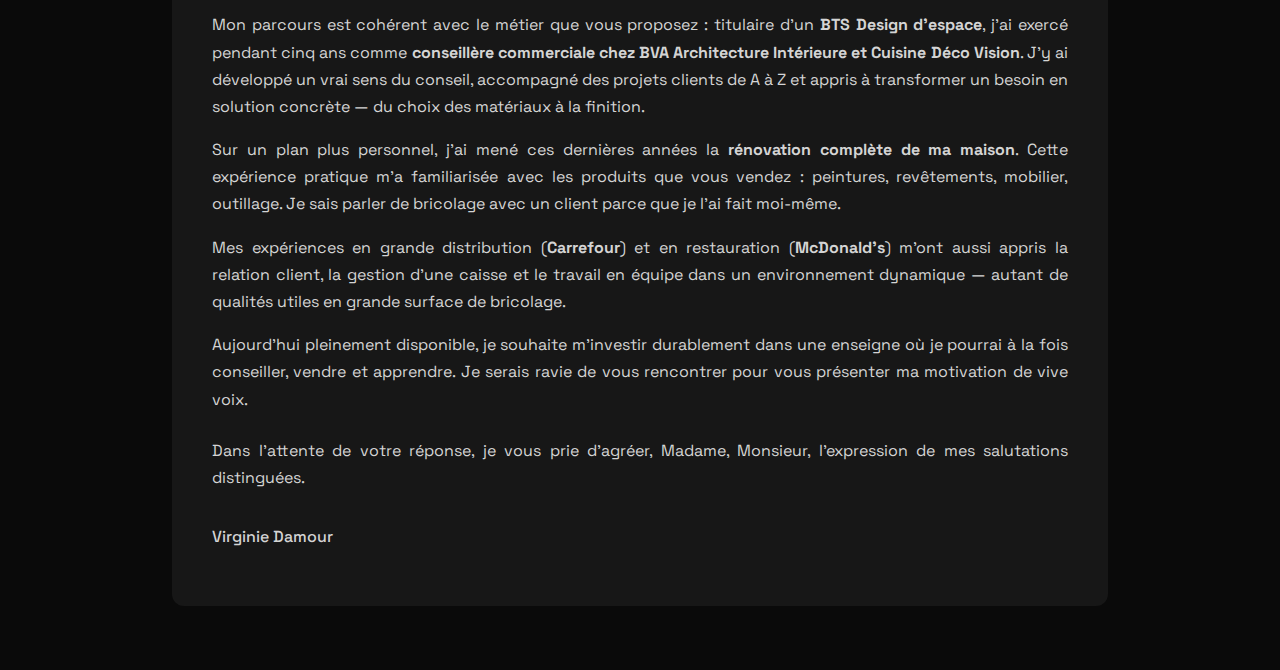
<file: vd/bricolage-deco.html>
<!doctype html>
<html lang="fr">
    <head>
        <meta charset="UTF-8" />
        <meta name="viewport" content="width=device-width, initial-scale=1.0" />
        <title>
            CV - Virginie Damour | Conseillère vente bricolage & décoration
        </title>
        <meta
            name="description"
            content="CV de Virginie Damour - Conseillère vente en magasin de bricolage et décoration. Formation Design d'espace, 5 ans en aménagement intérieur."
        />
        <link rel="preconnect" href="https://fonts.googleapis.com" />
        <link rel="preconnect" href="https://fonts.gstatic.com" crossorigin />
        <link
            href="https://fonts.googleapis.com/css2?family=Space+Grotesk:wght@300;400;500;600;700&display=swap"
            rel="stylesheet"
        />
        <link rel="stylesheet" href="cv.css" />
    </head>
    <body>
        <div class="container">
            <header class="header">
                <div class="photo-placeholder">
                    <img src="vir.png" alt="Virginie Damour" />
                </div>
                <div class="header-info">
                    <h1>Virginie Damour</h1>
                    <p class="role">
                        Conseillère vente - Bricolage & Décoration
                    </p>
                    <div class="contact-grid">
                        <a href="tel:+33615593101" class="contact-item"
                            >06 15 59 31 01</a
                        >
                        <a
                            href="mailto:virginie.damour@gmail.com"
                            class="contact-item"
                            >virginie.damour@gmail.com</a
                        >
                        <span class="contact-item"
                            >22 avenue de la Palmeraie, 06220 Golfe-Juan</span
                        >
                    </div>
                </div>
            </header>

            <div class="profil">
                <p>
                    Passionnée par la décoration et l'aménagement intérieur,
                    je dispose d'une formation en
                    <strong>Design d'espace</strong> et de cinq années
                    d'expérience en
                    <strong>conseil clients en architecture intérieure et
                    cuisine</strong>. J'ai également mené la
                    <strong>rénovation complète de ma maison</strong>, ce qui
                    m'a permis de me familiariser concrètement avec les
                    matériaux, le bricolage et l'aménagement. Aujourd'hui
                    pleinement disponible et motivée, je souhaite mettre mon
                    œil pour la déco et mon sens du conseil au service des
                    clients d'une enseigne comme la vôtre.
                </p>
            </div>

            <section class="section">
                <h2 class="section-title">Compétences</h2>
                <div class="skills-grid">
                    <div class="skill-item">
                        <strong>Conseil & vente</strong>
                        <span
                            >Accueil et écoute du besoin client, conseil sur
                            les produits, accompagnement de projets
                            d'aménagement et de décoration. Capacité à
                            transformer un conseil en vente.</span
                        >
                    </div>
                    <div class="skill-item">
                        <strong>Bricolage & aménagement</strong>
                        <span
                            >Connaissance des matériaux, peinture, revêtements
                            et petit mobilier. Sens pratique acquis par la
                            rénovation complète de mon logement. Goût pour le
                            travail soigné.</span
                        >
                    </div>
                    <div class="skill-item">
                        <strong>Décoration & agencement</strong>
                        <span
                            >Formation en Design d'espace (GRETA Aix). Sens
                            esthétique, maîtrise des volumes, des couleurs et
                            de l'agencement. Conseil en cuisine et déco
                            intérieure.</span
                        >
                    </div>
                    <div class="skill-item">
                        <strong>Mise en rayon & logistique</strong>
                        <span
                            >Réassort, facing, balisage et étiquetage. Gestion
                            des stocks et approvisionnement. Maintien de la
                            propreté du rayon.</span
                        >
                    </div>
                    <div class="skill-item">
                        <strong>Polyvalence & qualités personnelles</strong>
                        <span
                            >Dynamique, ponctuelle et organisée. Esprit
                            d'équipe, sens du service et autonomie. Goût du
                            travail bien fait.</span
                        >
                    </div>
                </div>
            </section>

            <section class="section">
                <h2 class="section-title">Expériences professionnelles</h2>

                <div class="experience-item">
                    <div class="experience-header">
                        <h3>Conseillère commerciale - Aménagement intérieur</h3>
                        <p class="company">
                            BVA Architecture Intérieure / Cuisine Déco Vision
                        </p>
                        <p class="date">2006 - 2011</p>
                    </div>
                    <ul class="experience-list">
                        <li>
                            Accueil et conseil clients en magasin sur des
                            projets d'aménagement intérieur et de cuisine
                        </li>
                        <li>
                            Vente de mobilier, cuisines et solutions
                            d'agencement
                        </li>
                        <li>
                            Conseil sur les matériaux, finitions et coloris
                        </li>
                        <li>
                            Suivi logistique et service après-vente
                        </li>
                    </ul>
                </div>

                <div class="experience-item">
                    <div class="experience-header">
                        <h3>Rénovation complète de logement</h3>
                        <p class="company">Projet personnel</p>
                    </div>
                    <ul class="experience-list">
                        <li>
                            Pilotage et participation à la rénovation
                            intégrale de ma maison
                        </li>
                        <li>
                            Choix des matériaux, peintures, revêtements et
                            mobilier
                        </li>
                        <li>
                            Connaissance pratique des produits et outils de
                            bricolage
                        </li>
                    </ul>
                </div>

                <div class="experience-item">
                    <div class="experience-header">
                        <h3>
                            Entretien et gestion locative saisonnière
                        </h3>
                        <p class="company">Airbnb</p>
                        <p class="date">2012 - 2022</p>
                    </div>
                    <ul class="experience-list">
                        <li>
                            Préparation, remise en état et petit entretien de
                            logements
                        </li>
                        <li>
                            Gestion des stocks et approvisionnement en
                            produits
                        </li>
                        <li>
                            Organisation, autonomie et rigueur au quotidien
                        </li>
                    </ul>
                </div>

                <div class="experience-item">
                    <div class="experience-header">
                        <h3>Caissière</h3>
                        <p class="company">Carrefour</p>
                    </div>
                    <ul class="experience-list">
                        <li>Encaissement et accueil des clients</li>
                        <li>Renseignement et orientation de la clientèle</li>
                        <li>Gestion de la caisse et des transactions</li>
                    </ul>
                </div>

                <div class="experience-item">
                    <div class="experience-header">
                        <h3>Équipière polyvalente</h3>
                        <p class="company">McDonald's</p>
                    </div>
                    <ul class="experience-list">
                        <li>Service client et préparation des commandes</li>
                        <li>Polyvalence sur différents postes</li>
                        <li>
                            Travail en équipe dans un environnement dynamique
                        </li>
                    </ul>
                </div>
            </section>

            <section class="section">
                <h2 class="section-title">Formation</h2>
                <div class="formation-grid">
                    <div class="formation-item">
                        <h4>BTS Design d'espace (1ère année)</h4>
                        <p class="school">GRETA Aix-en-Provence</p>
                        <p class="year">2006</p>
                    </div>
                    <div class="formation-item">
                        <h4>Baccalauréat STT - Comptabilité et Gestion</h4>
                        <p class="school">Lycée Val de Durance, Pertuis</p>
                        <p class="year">2005</p>
                    </div>
                </div>
            </section>
        </div>

        <!-- Lettre de motivation -->
        <div class="container lettre-motivation" id="lettre">
            <h2 class="section-title" style="margin-top: 2rem">
                Lettre de motivation
            </h2>

            <div class="lettre-content">
                <div class="lettre-header">
                    <div class="expediteur">
                        <p><strong>Virginie Damour</strong></p>
                        <p>22 avenue de la Palmeraie</p>
                        <p>06220 Golfe-Juan</p>
                        <p>06 15 59 31 01</p>
                        <p>virginie.damour@gmail.com</p>
                    </div>
                    <div class="destinataire">
                        <p>
                            <strong>À l'attention du service recrutement</strong>
                        </p>
                    </div>
                    <p class="date-lettre">Golfe-Juan</p>
                </div>

                <p class="objet">
                    <strong
                        >Objet : Candidature au poste de conseiller(ère) vente
                        en magasin de bricolage et décoration</strong
                    >
                </p>

                <div class="corps-lettre">
                    <p>Madame, Monsieur,</p>

                    <p>
                        Passionnée depuis toujours par la
                        <strong>décoration, l'aménagement intérieur et le
                        bricolage</strong>, je vous adresse ma candidature pour
                        un poste de conseiller(ère) vente au sein de votre
                        magasin. Disponible immédiatement, je souhaite mettre
                        mon expérience et mon œil au service de vos clients.
                    </p>

                    <p>
                        Mon parcours est cohérent avec le métier que vous
                        proposez : titulaire d'un
                        <strong>BTS Design d'espace</strong>, j'ai exercé
                        pendant cinq ans comme
                        <strong>conseillère commerciale chez BVA
                        Architecture Intérieure et Cuisine Déco Vision</strong>.
                        J'y ai développé un vrai sens du conseil, accompagné
                        des projets clients de A à Z et appris à transformer un
                        besoin en solution concrète — du choix des matériaux à
                        la finition.
                    </p>

                    <p>
                        Sur un plan plus personnel, j'ai mené ces dernières
                        années la
                        <strong>rénovation complète de ma maison</strong>. Cette
                        expérience pratique m'a familiarisée avec les produits
                        que vous vendez : peintures, revêtements, mobilier,
                        outillage. Je sais parler de bricolage avec un client
                        parce que je l'ai fait moi-même.
                    </p>

                    <p>
                        Mes expériences en grande distribution
                        (<strong>Carrefour</strong>) et en restauration
                        (<strong>McDonald's</strong>) m'ont aussi appris la
                        relation client, la gestion d'une caisse et le travail
                        en équipe dans un environnement dynamique — autant de
                        qualités utiles en grande surface de bricolage.
                    </p>

                    <p>
                        Aujourd'hui pleinement disponible, je souhaite
                        m'investir durablement dans une enseigne où je pourrai
                        à la fois conseiller, vendre et apprendre. Je serais
                        ravie de vous rencontrer pour vous présenter ma
                        motivation de vive voix.
                    </p>

                    <p class="formule">
                        Dans l'attente de votre réponse, je vous prie d'agréer,
                        Madame, Monsieur, l'expression de mes salutations
                        distinguées.
                    </p>

                    <p class="signature">Virginie Damour</p>
                </div>
            </div>
        </div>

        <div class="btn-container">
            <a href="index.html" class="print-btn back-btn">← Retour</a>
            <button class="print-btn" onclick="printCV()">Télécharger CV</button>
            <button class="print-btn print-lettre" onclick="printLettre()">
                Télécharger Lettre
            </button>
        </div>

        <script>
            function printCV() {
                document.getElementById("lettre").style.display = "none";
                window.print();
                document.getElementById("lettre").style.display = "block";
            }

            function printLettre() {
                const container = document.querySelector(
                    ".container:not(.lettre-motivation)",
                );
                container.style.display = "none";
                window.print();
                container.style.display = "block";
            }
        </script>
    </body>
</html>
</file>
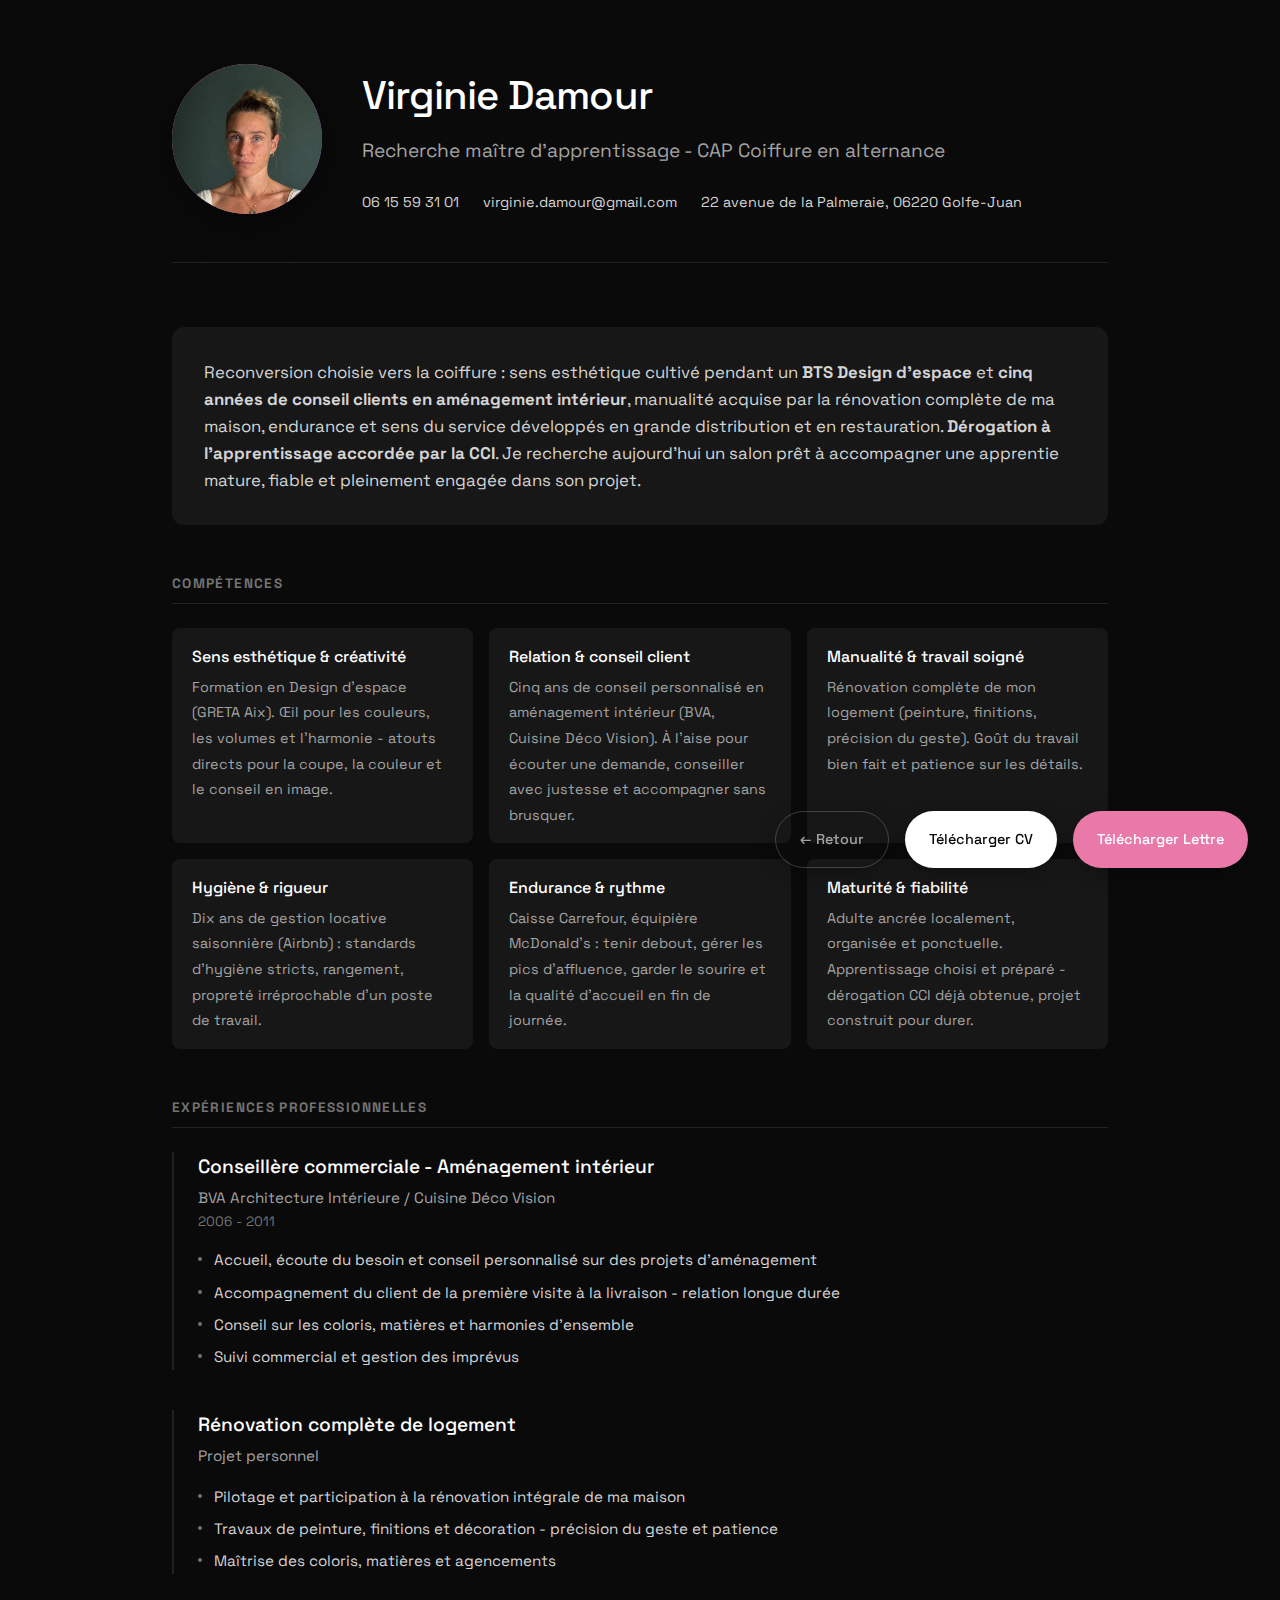
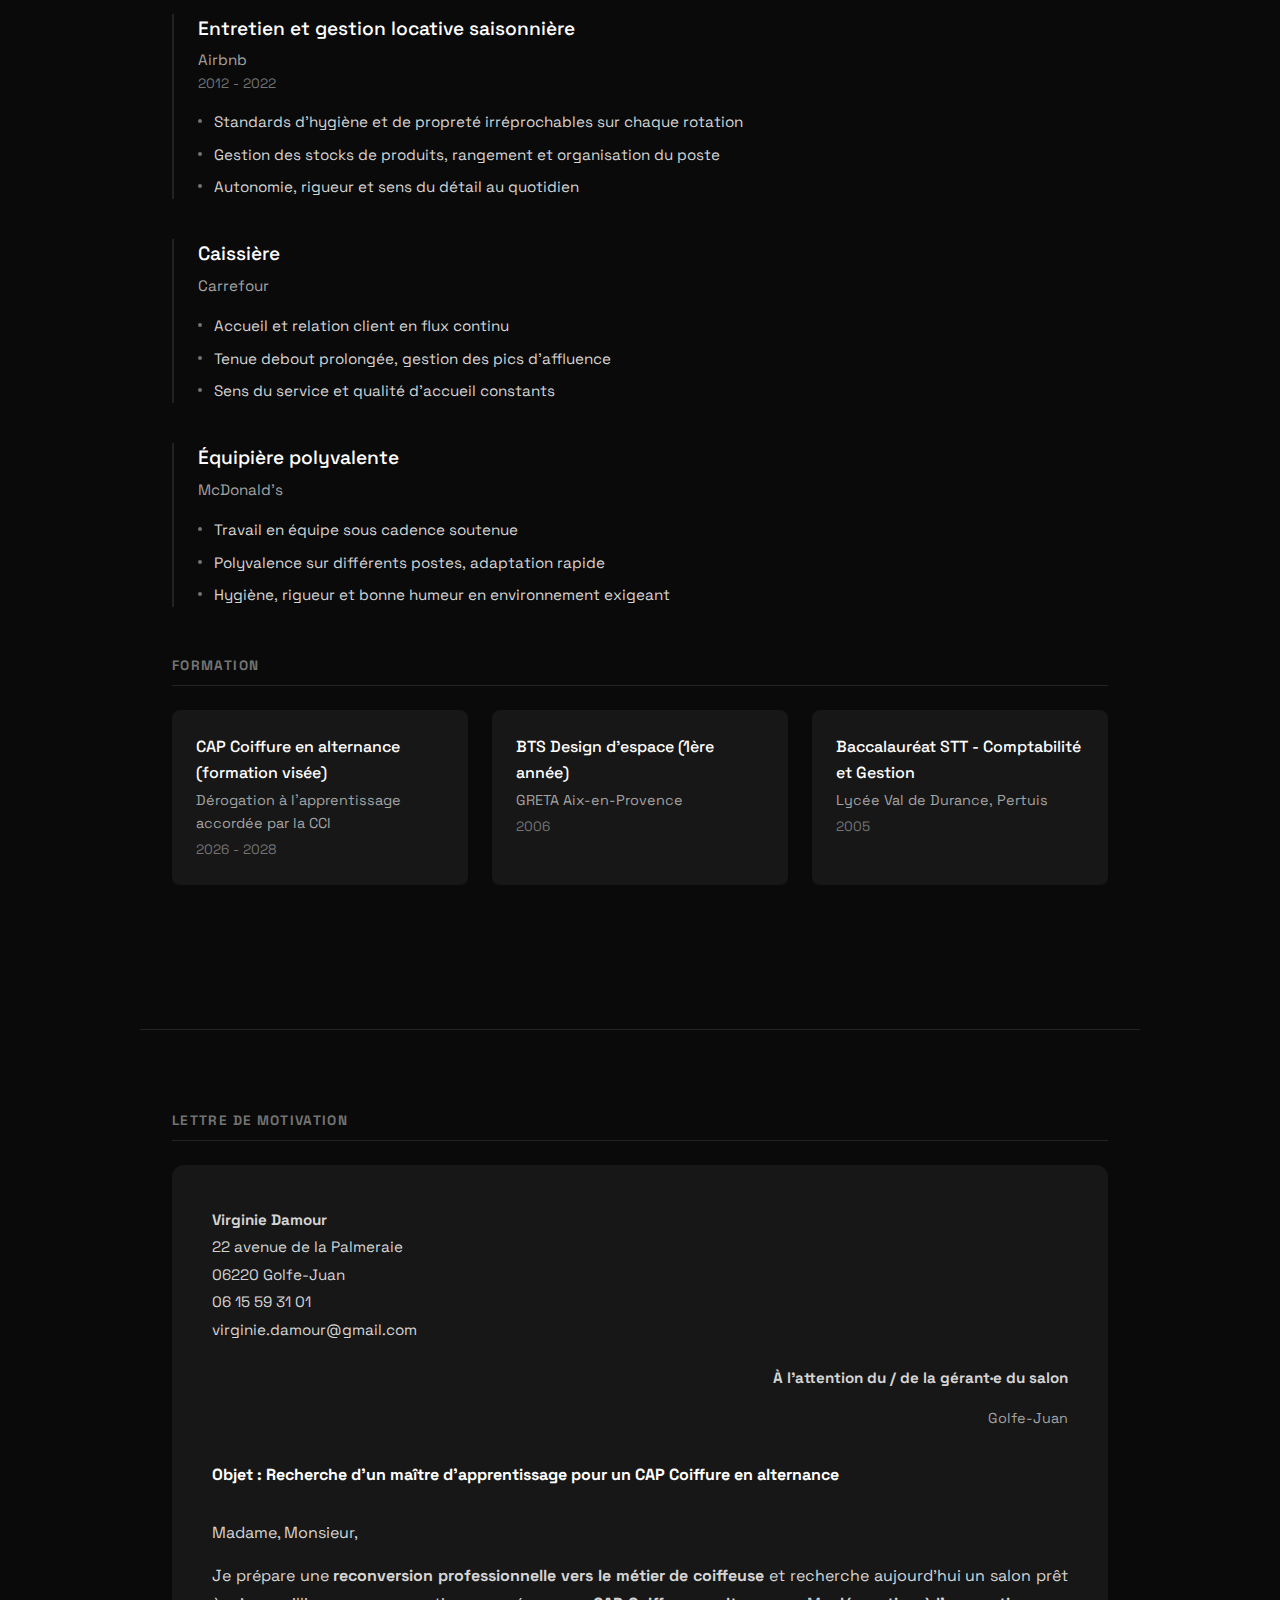
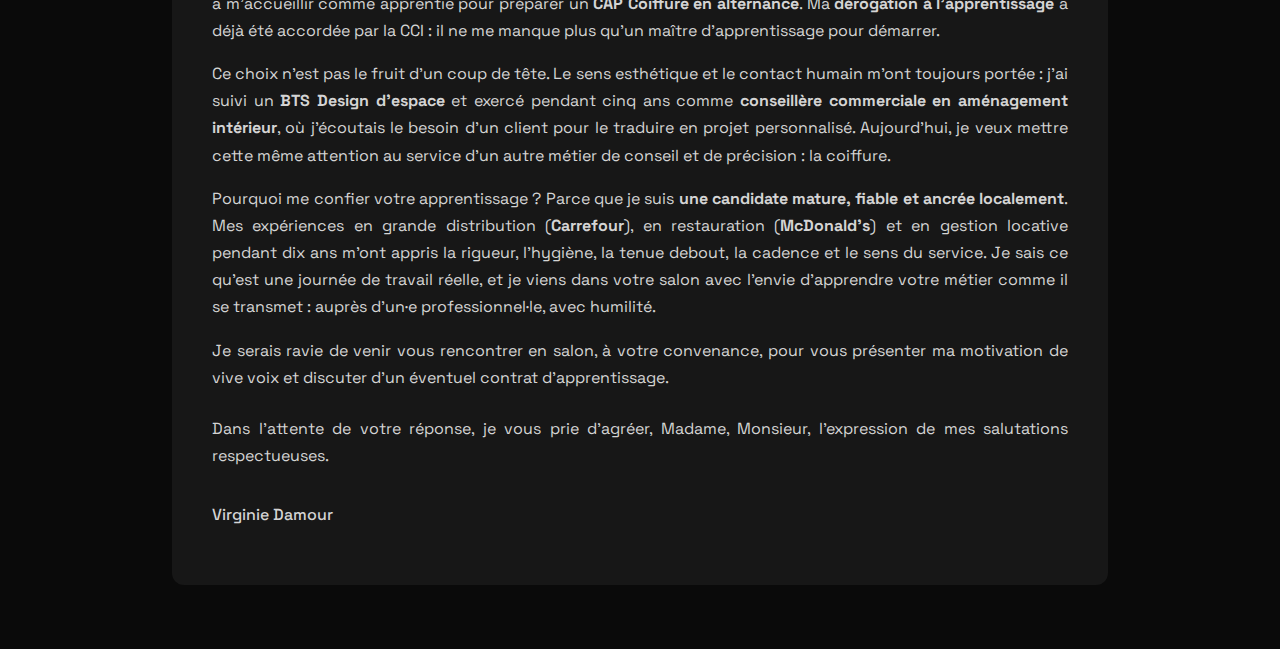
<file: vd/cap-coiffure.html>
<!doctype html>
<html lang="fr">
    <head>
        <meta charset="UTF-8" />
        <meta name="viewport" content="width=device-width, initial-scale=1.0" />
        <title>
            CV - Virginie Damour | CAP Coiffure en alternance - Recherche maître d'apprentissage
        </title>
        <meta
            name="description"
            content="CV de Virginie Damour, candidate à un CAP Coiffure en alternance. Dérogation CCI obtenue, recherche un maître d'apprentissage en région PACA."
        />
        <link rel="preconnect" href="https://fonts.googleapis.com" />
        <link rel="preconnect" href="https://fonts.gstatic.com" crossorigin />
        <link
            href="https://fonts.googleapis.com/css2?family=Space+Grotesk:wght@300;400;500;600;700&display=swap"
            rel="stylesheet"
        />
        <link rel="stylesheet" href="cv.css" />
    </head>
    <body>
        <div class="container">
            <header class="header">
                <div class="photo-placeholder">
                    <img src="vir.png" alt="Virginie Damour" />
                </div>
                <div class="header-info">
                    <h1>Virginie Damour</h1>
                    <p class="role">
                        Recherche maître d'apprentissage - CAP Coiffure en alternance
                    </p>
                    <div class="contact-grid">
                        <a href="tel:+33615593101" class="contact-item"
                            >06 15 59 31 01</a
                        >
                        <a
                            href="mailto:virginie.damour@gmail.com"
                            class="contact-item"
                            >virginie.damour@gmail.com</a
                        >
                        <span class="contact-item"
                            >22 avenue de la Palmeraie, 06220 Golfe-Juan</span
                        >
                    </div>
                </div>
            </header>

            <div class="profil">
                <p>
                    Reconversion choisie vers la coiffure : sens esthétique
                    cultivé pendant un <strong>BTS Design d'espace</strong> et
                    <strong>cinq années de conseil clients en aménagement
                    intérieur</strong>, manualité acquise par la rénovation
                    complète de ma maison, endurance et sens du service
                    développés en grande distribution et en restauration.
                    <strong>Dérogation à l'apprentissage accordée par la
                    CCI</strong>. Je recherche aujourd'hui un salon prêt à
                    accompagner une apprentie mature, fiable et pleinement
                    engagée dans son projet.
                </p>
            </div>

            <section class="section">
                <h2 class="section-title">Compétences</h2>
                <div class="skills-grid">
                    <div class="skill-item">
                        <strong>Sens esthétique & créativité</strong>
                        <span
                            >Formation en Design d'espace (GRETA Aix). Œil
                            pour les couleurs, les volumes et l'harmonie -
                            atouts directs pour la coupe, la couleur et le
                            conseil en image.</span
                        >
                    </div>
                    <div class="skill-item">
                        <strong>Relation & conseil client</strong>
                        <span
                            >Cinq ans de conseil personnalisé en aménagement
                            intérieur (BVA, Cuisine Déco Vision). À l'aise
                            pour écouter une demande, conseiller avec justesse
                            et accompagner sans brusquer.</span
                        >
                    </div>
                    <div class="skill-item">
                        <strong>Manualité & travail soigné</strong>
                        <span
                            >Rénovation complète de mon logement (peinture,
                            finitions, précision du geste). Goût du travail
                            bien fait et patience sur les détails.</span
                        >
                    </div>
                    <div class="skill-item">
                        <strong>Hygiène & rigueur</strong>
                        <span
                            >Dix ans de gestion locative saisonnière (Airbnb)
                            : standards d'hygiène stricts, rangement,
                            propreté irréprochable d'un poste de
                            travail.</span
                        >
                    </div>
                    <div class="skill-item">
                        <strong>Endurance & rythme</strong>
                        <span
                            >Caisse Carrefour, équipière McDonald's : tenir
                            debout, gérer les pics d'affluence, garder le
                            sourire et la qualité d'accueil en fin de
                            journée.</span
                        >
                    </div>
                    <div class="skill-item">
                        <strong>Maturité & fiabilité</strong>
                        <span
                            >Adulte ancrée localement, organisée et
                            ponctuelle. Apprentissage choisi et préparé -
                            dérogation CCI déjà obtenue, projet construit
                            pour durer.</span
                        >
                    </div>
                </div>
            </section>

            <section class="section">
                <h2 class="section-title">Expériences professionnelles</h2>

                <div class="experience-item">
                    <div class="experience-header">
                        <h3>Conseillère commerciale - Aménagement intérieur</h3>
                        <p class="company">
                            BVA Architecture Intérieure / Cuisine Déco Vision
                        </p>
                        <p class="date">2006 - 2011</p>
                    </div>
                    <ul class="experience-list">
                        <li>
                            Accueil, écoute du besoin et conseil personnalisé
                            sur des projets d'aménagement
                        </li>
                        <li>
                            Accompagnement du client de la première visite à
                            la livraison - relation longue durée
                        </li>
                        <li>
                            Conseil sur les coloris, matières et harmonies
                            d'ensemble
                        </li>
                        <li>
                            Suivi commercial et gestion des imprévus
                        </li>
                    </ul>
                </div>

                <div class="experience-item">
                    <div class="experience-header">
                        <h3>Rénovation complète de logement</h3>
                        <p class="company">Projet personnel</p>
                    </div>
                    <ul class="experience-list">
                        <li>
                            Pilotage et participation à la rénovation
                            intégrale de ma maison
                        </li>
                        <li>
                            Travaux de peinture, finitions et décoration -
                            précision du geste et patience
                        </li>
                        <li>
                            Maîtrise des coloris, matières et
                            agencements
                        </li>
                    </ul>
                </div>

                <div class="experience-item">
                    <div class="experience-header">
                        <h3>Entretien et gestion locative saisonnière</h3>
                        <p class="company">Airbnb</p>
                        <p class="date">2012 - 2022</p>
                    </div>
                    <ul class="experience-list">
                        <li>
                            Standards d'hygiène et de propreté
                            irréprochables sur chaque rotation
                        </li>
                        <li>
                            Gestion des stocks de produits, rangement et
                            organisation du poste
                        </li>
                        <li>
                            Autonomie, rigueur et sens du détail au
                            quotidien
                        </li>
                    </ul>
                </div>

                <div class="experience-item">
                    <div class="experience-header">
                        <h3>Caissière</h3>
                        <p class="company">Carrefour</p>
                    </div>
                    <ul class="experience-list">
                        <li>
                            Accueil et relation client en flux continu
                        </li>
                        <li>
                            Tenue debout prolongée, gestion des pics
                            d'affluence
                        </li>
                        <li>
                            Sens du service et qualité d'accueil
                            constants
                        </li>
                    </ul>
                </div>

                <div class="experience-item">
                    <div class="experience-header">
                        <h3>Équipière polyvalente</h3>
                        <p class="company">McDonald's</p>
                    </div>
                    <ul class="experience-list">
                        <li>
                            Travail en équipe sous cadence soutenue
                        </li>
                        <li>
                            Polyvalence sur différents postes,
                            adaptation rapide
                        </li>
                        <li>
                            Hygiène, rigueur et bonne humeur en
                            environnement exigeant
                        </li>
                    </ul>
                </div>
            </section>

            <section class="section">
                <h2 class="section-title">Formation</h2>
                <div class="formation-grid">
                    <div class="formation-item">
                        <h4>CAP Coiffure en alternance (formation visée)</h4>
                        <p class="school">
                            Dérogation à l'apprentissage accordée par la CCI
                        </p>
                        <p class="year">2026 - 2028</p>
                    </div>
                    <div class="formation-item">
                        <h4>BTS Design d'espace (1ère année)</h4>
                        <p class="school">GRETA Aix-en-Provence</p>
                        <p class="year">2006</p>
                    </div>
                    <div class="formation-item">
                        <h4>Baccalauréat STT - Comptabilité et Gestion</h4>
                        <p class="school">Lycée Val de Durance, Pertuis</p>
                        <p class="year">2005</p>
                    </div>
                </div>
            </section>
        </div>

        <!-- Lettre de motivation -->
        <div class="container lettre-motivation" id="lettre">
            <h2 class="section-title" style="margin-top: 2rem">
                Lettre de motivation
            </h2>

            <div class="lettre-content">
                <div class="lettre-header">
                    <div class="expediteur">
                        <p><strong>Virginie Damour</strong></p>
                        <p>22 avenue de la Palmeraie</p>
                        <p>06220 Golfe-Juan</p>
                        <p>06 15 59 31 01</p>
                        <p>virginie.damour@gmail.com</p>
                    </div>
                    <div class="destinataire">
                        <p>
                            <strong>À l'attention du / de la gérant·e du salon</strong>
                        </p>
                    </div>
                    <p class="date-lettre">Golfe-Juan</p>
                </div>

                <p class="objet">
                    <strong
                        >Objet : Recherche d'un maître d'apprentissage pour
                        un CAP Coiffure en alternance</strong
                    >
                </p>

                <div class="corps-lettre">
                    <p>Madame, Monsieur,</p>

                    <p>
                        Je prépare une <strong>reconversion professionnelle
                        vers le métier de coiffeuse</strong> et recherche
                        aujourd'hui un salon prêt à m'accueillir comme
                        apprentie pour préparer un <strong>CAP Coiffure en
                        alternance</strong>. Ma <strong>dérogation à
                        l'apprentissage</strong> a déjà été accordée par la
                        CCI : il ne me manque plus qu'un maître
                        d'apprentissage pour démarrer.
                    </p>

                    <p>
                        Ce choix n'est pas le fruit d'un coup de tête. Le
                        sens esthétique et le contact humain m'ont toujours
                        portée : j'ai suivi un <strong>BTS Design
                        d'espace</strong> et exercé pendant cinq ans comme
                        <strong>conseillère commerciale en aménagement
                        intérieur</strong>, où j'écoutais le besoin d'un
                        client pour le traduire en projet personnalisé.
                        Aujourd'hui, je veux mettre cette même attention au
                        service d'un autre métier de conseil et de
                        précision : la coiffure.
                    </p>

                    <p>
                        Pourquoi me confier votre apprentissage ? Parce que
                        je suis <strong>une candidate mature, fiable et
                        ancrée localement</strong>. Mes expériences en
                        grande distribution (<strong>Carrefour</strong>),
                        en restauration (<strong>McDonald's</strong>) et en
                        gestion locative pendant dix ans m'ont appris la
                        rigueur, l'hygiène, la tenue debout, la cadence et
                        le sens du service. Je sais ce qu'est une journée
                        de travail réelle, et je viens dans votre salon
                        avec l'envie d'apprendre votre métier comme il se
                        transmet : auprès d'un·e professionnel·le, avec
                        humilité.
                    </p>

                    <p>
                        Je serais ravie de venir vous rencontrer en salon,
                        à votre convenance, pour vous présenter ma
                        motivation de vive voix et discuter d'un éventuel
                        contrat d'apprentissage.
                    </p>

                    <p class="formule">
                        Dans l'attente de votre réponse, je vous prie
                        d'agréer, Madame, Monsieur, l'expression de mes
                        salutations respectueuses.
                    </p>

                    <p class="signature">Virginie Damour</p>
                </div>
            </div>
        </div>

        <div class="btn-container">
            <a href="index.html" class="print-btn back-btn">← Retour</a>
            <button class="print-btn" onclick="printCV()">Télécharger CV</button>
            <button class="print-btn print-lettre" onclick="printLettre()">
                Télécharger Lettre
            </button>
        </div>

        <script>
            function printCV() {
                document.getElementById("lettre").style.display = "none";
                window.print();
                document.getElementById("lettre").style.display = "block";
            }

            function printLettre() {
                const container = document.querySelector(
                    ".container:not(.lettre-motivation)",
                );
                container.style.display = "none";
                window.print();
                container.style.display = "block";
            }
        </script>
    </body>
</html>
</file>
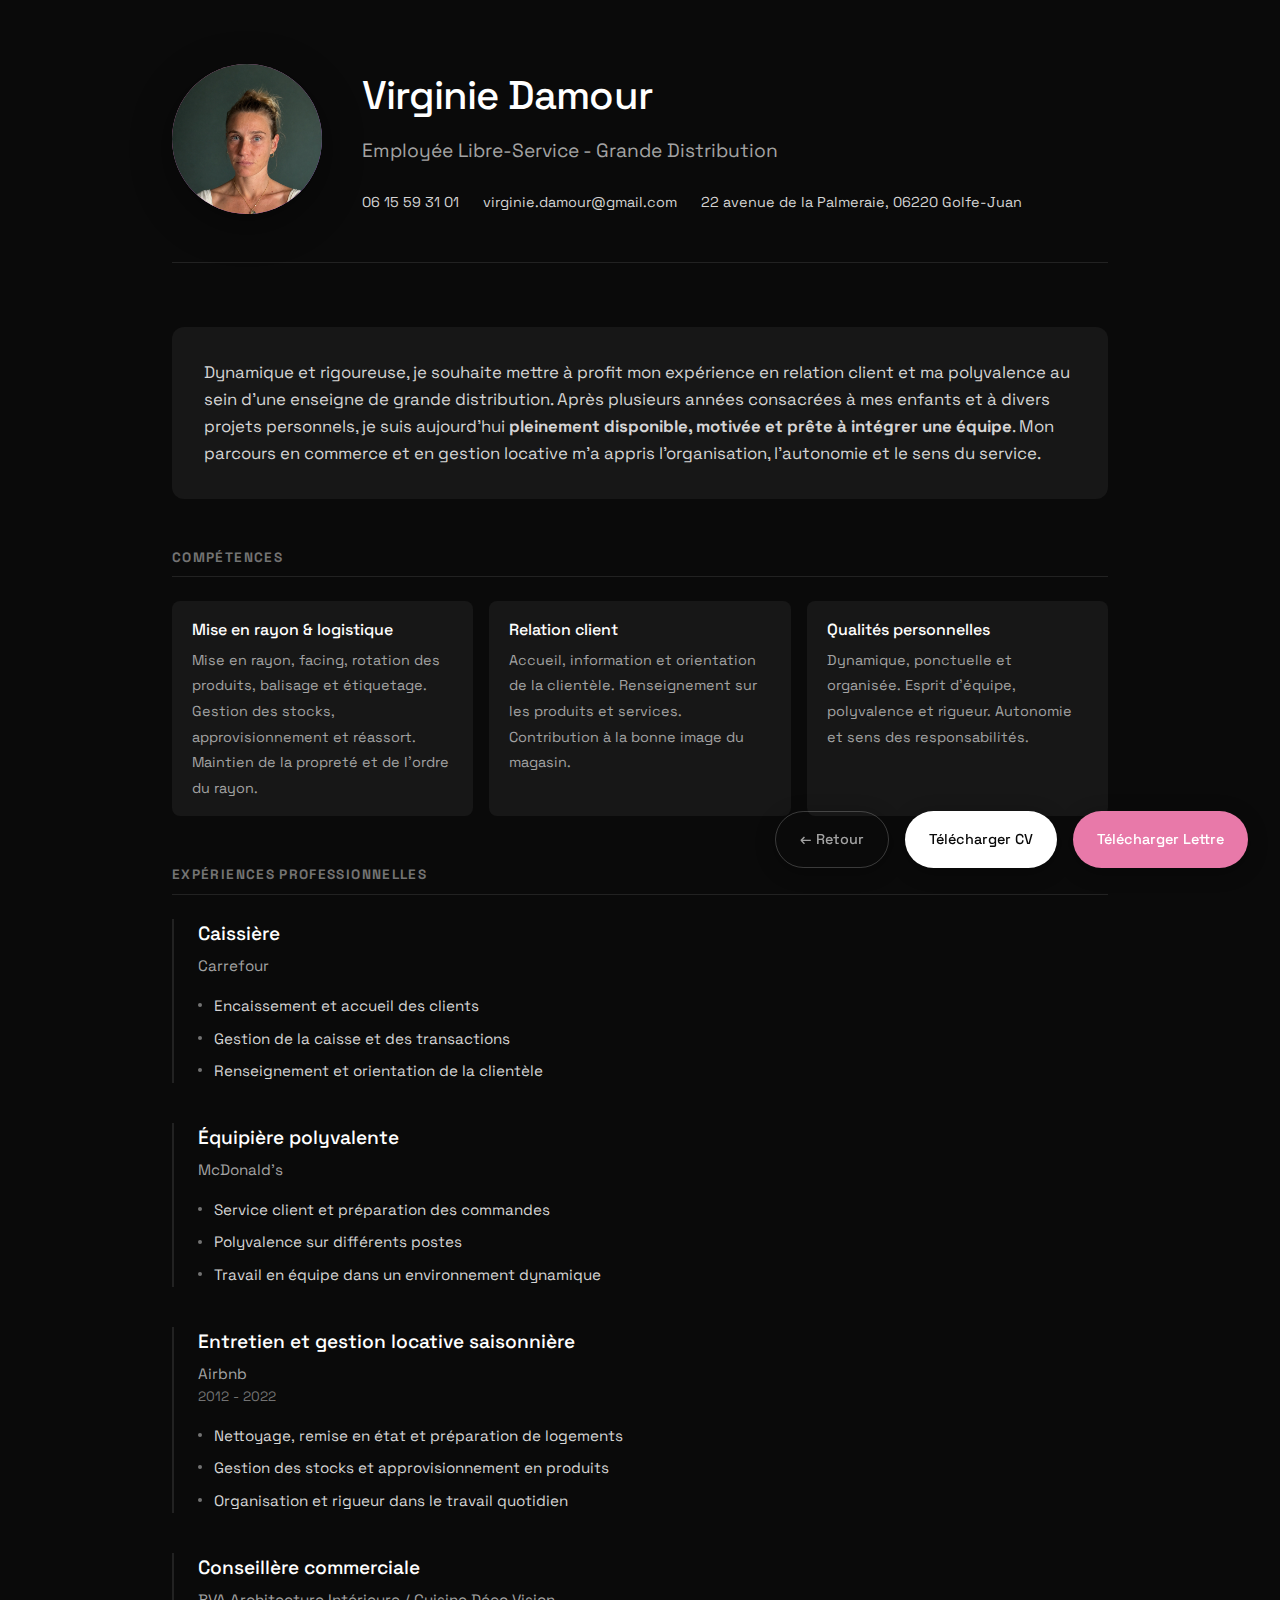
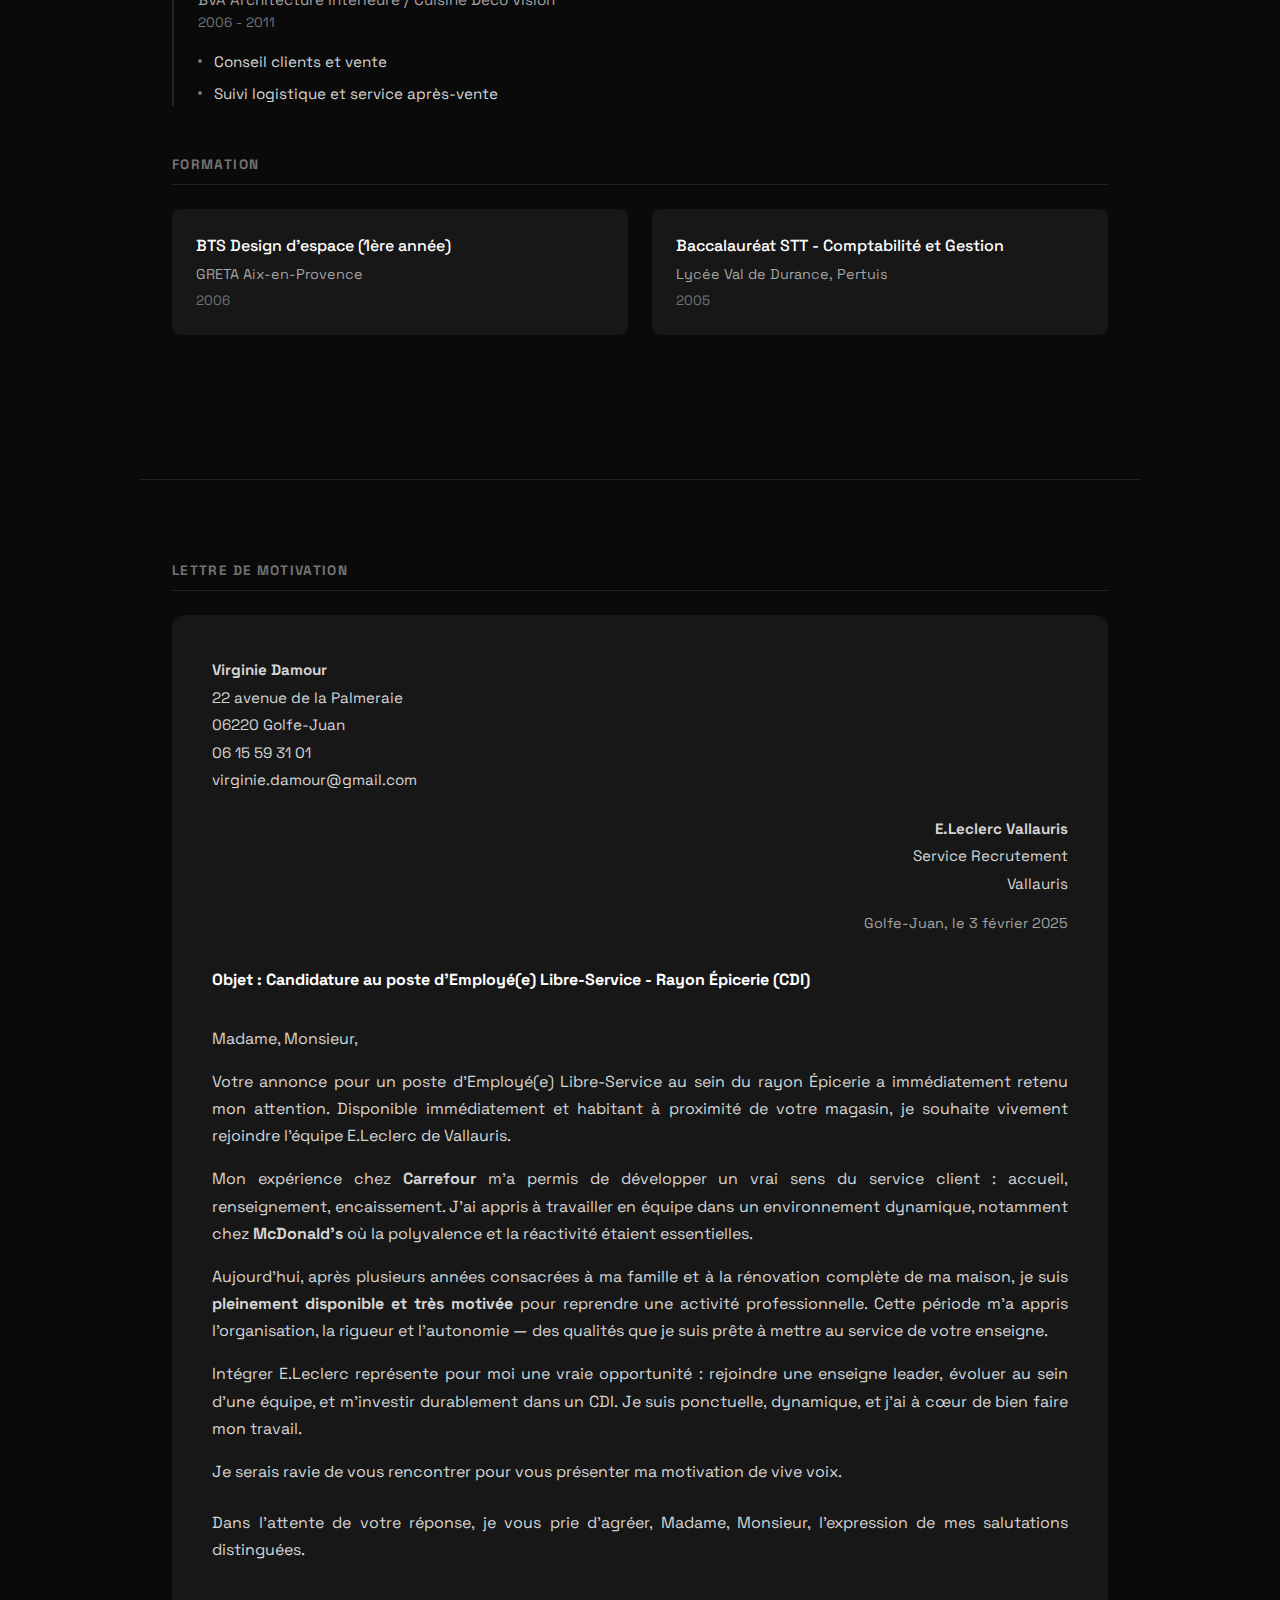
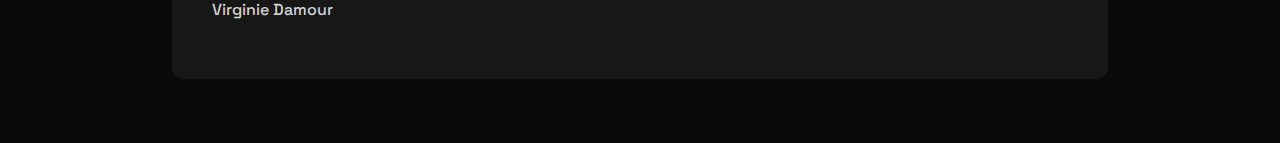
<file: vd/grande-distribution.html>
<!doctype html>
<html lang="fr">
    <head>
        <meta charset="UTF-8" />
        <meta name="viewport" content="width=device-width, initial-scale=1.0" />
        <title>
            CV - Virginie Damour | Employée Libre-Service Grande Distribution
        </title>
        <meta
            name="description"
            content="CV de Virginie Damour - Employée libre-service en grande distribution, dynamique et organisée."
        />
        <link rel="preconnect" href="https://fonts.googleapis.com" />
        <link rel="preconnect" href="https://fonts.gstatic.com" crossorigin />
        <link
            href="https://fonts.googleapis.com/css2?family=Space+Grotesk:wght@300;400;500;600;700&display=swap"
            rel="stylesheet"
        />
        <link rel="stylesheet" href="cv.css" />
    </head>
    <body>
        <div class="container">
            <header class="header">
                <div class="photo-placeholder"><img src="vir.png" alt="Virginie Damour" /></div>
                <div class="header-info">
                    <h1>Virginie Damour</h1>
                    <p class="role">
                        Employée Libre-Service - Grande Distribution
                    </p>
                    <div class="contact-grid">
                        <a href="tel:+33615593101" class="contact-item"
                            >06 15 59 31 01</a
                        >
                        <a
                            href="mailto:virginie.damour@gmail.com"
                            class="contact-item"
                            >virginie.damour@gmail.com</a
                        >
                        <span class="contact-item"
                            >22 avenue de la Palmeraie, 06220 Golfe-Juan</span
                        >
                    </div>
                </div>
            </header>

            <div class="profil">
                <p>
                    Dynamique et rigoureuse, je souhaite mettre à profit mon
                    expérience en relation client et ma polyvalence au sein
                    d'une enseigne de grande distribution. Après plusieurs
                    années consacrées à mes enfants et à divers projets
                    personnels, je suis aujourd'hui
                    <strong
                        >pleinement disponible, motivée et prête à intégrer une
                        équipe</strong
                    >. Mon parcours en commerce et en gestion locative m'a
                    appris l'organisation, l'autonomie et le sens du service.
                </p>
            </div>

            <section class="section">
                <h2 class="section-title">Compétences</h2>
                <div class="skills-grid">
                    <div class="skill-item">
                        <strong>Mise en rayon & logistique</strong>
                        <span
                            >Mise en rayon, facing, rotation des produits,
                            balisage et étiquetage. Gestion des stocks,
                            approvisionnement et réassort. Maintien de la
                            propreté et de l'ordre du rayon.</span
                        >
                    </div>
                    <div class="skill-item">
                        <strong>Relation client</strong>
                        <span
                            >Accueil, information et orientation de la
                            clientèle. Renseignement sur les produits et
                            services. Contribution à la bonne image du
                            magasin.</span
                        >
                    </div>
                    <div class="skill-item">
                        <strong>Qualités personnelles</strong>
                        <span
                            >Dynamique, ponctuelle et organisée. Esprit
                            d'équipe, polyvalence et rigueur. Autonomie et sens
                            des responsabilités.</span
                        >
                    </div>
                </div>
            </section>

            <section class="section">
                <h2 class="section-title">Expériences professionnelles</h2>

                <div class="experience-item">
                    <div class="experience-header">
                        <h3>Caissière</h3>
                        <p class="company">Carrefour</p>
                    </div>
                    <ul class="experience-list">
                        <li>Encaissement et accueil des clients</li>
                        <li>Gestion de la caisse et des transactions</li>
                        <li>Renseignement et orientation de la clientèle</li>
                    </ul>
                </div>

                <div class="experience-item">
                    <div class="experience-header">
                        <h3>Équipière polyvalente</h3>
                        <p class="company">McDonald's</p>
                    </div>
                    <ul class="experience-list">
                        <li>Service client et préparation des commandes</li>
                        <li>Polyvalence sur différents postes</li>
                        <li>
                            Travail en équipe dans un environnement dynamique
                        </li>
                    </ul>
                </div>

                <div class="experience-item">
                    <div class="experience-header">
                        <h3>Entretien et gestion locative saisonnière</h3>
                        <p class="company">Airbnb</p>
                        <p class="date">2012 - 2022</p>
                    </div>
                    <ul class="experience-list">
                        <li>
                            Nettoyage, remise en état et préparation de
                            logements
                        </li>
                        <li>
                            Gestion des stocks et approvisionnement en produits
                        </li>
                        <li>
                            Organisation et rigueur dans le travail quotidien
                        </li>
                    </ul>
                </div>

                <div class="experience-item">
                    <div class="experience-header">
                        <h3>Conseillère commerciale</h3>
                        <p class="company">
                            BVA Architecture Intérieure / Cuisine Déco Vision
                        </p>
                        <p class="date">2006 - 2011</p>
                    </div>
                    <ul class="experience-list">
                        <li>Conseil clients et vente</li>
                        <li>Suivi logistique et service après-vente</li>
                    </ul>
                </div>
            </section>

            <section class="section">
                <h2 class="section-title">Formation</h2>
                <div class="formation-grid">
                    <div class="formation-item">
                        <h4>BTS Design d'espace (1ère année)</h4>
                        <p class="school">GRETA Aix-en-Provence</p>
                        <p class="year">2006</p>
                    </div>
                    <div class="formation-item">
                        <h4>Baccalauréat STT - Comptabilité et Gestion</h4>
                        <p class="school">Lycée Val de Durance, Pertuis</p>
                        <p class="year">2005</p>
                    </div>
                </div>
            </section>
        </div>

        <!-- Lettre de motivation -->
        <div class="container lettre-motivation" id="lettre">
            <h2 class="section-title" style="margin-top: 2rem">
                Lettre de motivation
            </h2>

            <div class="lettre-content">
                <div class="lettre-header">
                    <div class="expediteur">
                        <p><strong>Virginie Damour</strong></p>
                        <p>22 avenue de la Palmeraie</p>
                        <p>06220 Golfe-Juan</p>
                        <p>06 15 59 31 01</p>
                        <p>virginie.damour@gmail.com</p>
                    </div>
                    <div class="destinataire">
                        <p><strong>E.Leclerc Vallauris</strong></p>
                        <p>Service Recrutement</p>
                        <p>Vallauris</p>
                    </div>
                    <p class="date-lettre">Golfe-Juan, le 3 février 2025</p>
                </div>

                <p class="objet">
                    <strong
                        >Objet : Candidature au poste d'Employé(e) Libre-Service
                        - Rayon Épicerie (CDI)</strong
                    >
                </p>

                <div class="corps-lettre">
                    <p>Madame, Monsieur,</p>

                    <p>
                        Votre annonce pour un poste d'Employé(e) Libre-Service
                        au sein du rayon Épicerie a immédiatement retenu mon
                        attention. Disponible immédiatement et habitant à
                        proximité de votre magasin, je souhaite vivement
                        rejoindre l'équipe E.Leclerc de Vallauris.
                    </p>

                    <p>
                        Mon expérience chez <strong>Carrefour</strong> m'a
                        permis de développer un vrai sens du service client :
                        accueil, renseignement, encaissement. J'ai appris à
                        travailler en équipe dans un environnement dynamique,
                        notamment chez <strong>McDonald's</strong>
                        où la polyvalence et la réactivité étaient essentielles.
                    </p>

                    <p>
                        Aujourd'hui, après plusieurs années consacrées à ma
                        famille et à la rénovation complète de ma maison, je
                        suis
                        <strong>pleinement disponible et très motivée</strong>
                        pour reprendre une activité professionnelle. Cette
                        période m'a appris l'organisation, la rigueur et
                        l'autonomie — des qualités que je suis prête à mettre au
                        service de votre enseigne.
                    </p>

                    <p>
                        Intégrer E.Leclerc représente pour moi une vraie
                        opportunité : rejoindre une enseigne leader, évoluer au
                        sein d'une équipe, et m'investir durablement dans un
                        CDI. Je suis ponctuelle, dynamique, et j'ai à cœur de
                        bien faire mon travail.
                    </p>

                    <p>
                        Je serais ravie de vous rencontrer pour vous présenter
                        ma motivation de vive voix.
                    </p>

                    <p class="formule">
                        Dans l'attente de votre réponse, je vous prie d'agréer,
                        Madame, Monsieur, l'expression de mes salutations
                        distinguées.
                    </p>

                    <p class="signature">Virginie Damour</p>
                </div>
            </div>
        </div>

        <div class="btn-container">
            <a href="index.html" class="print-btn back-btn">← Retour</a>
            <button class="print-btn" onclick="printCV()">Télécharger CV</button>
            <button class="print-btn print-lettre" onclick="printLettre()">
                Télécharger Lettre
            </button>
        </div>

        <script>
            function printCV() {
                document.getElementById("lettre").style.display = "none";
                window.print();
                document.getElementById("lettre").style.display = "block";
            }

            function printLettre() {
                const container = document.querySelector(
                    ".container:not(.lettre-motivation)",
                );
                container.style.display = "none";
                window.print();
                container.style.display = "block";
            }
        </script>
    </body>
</html>
</file>
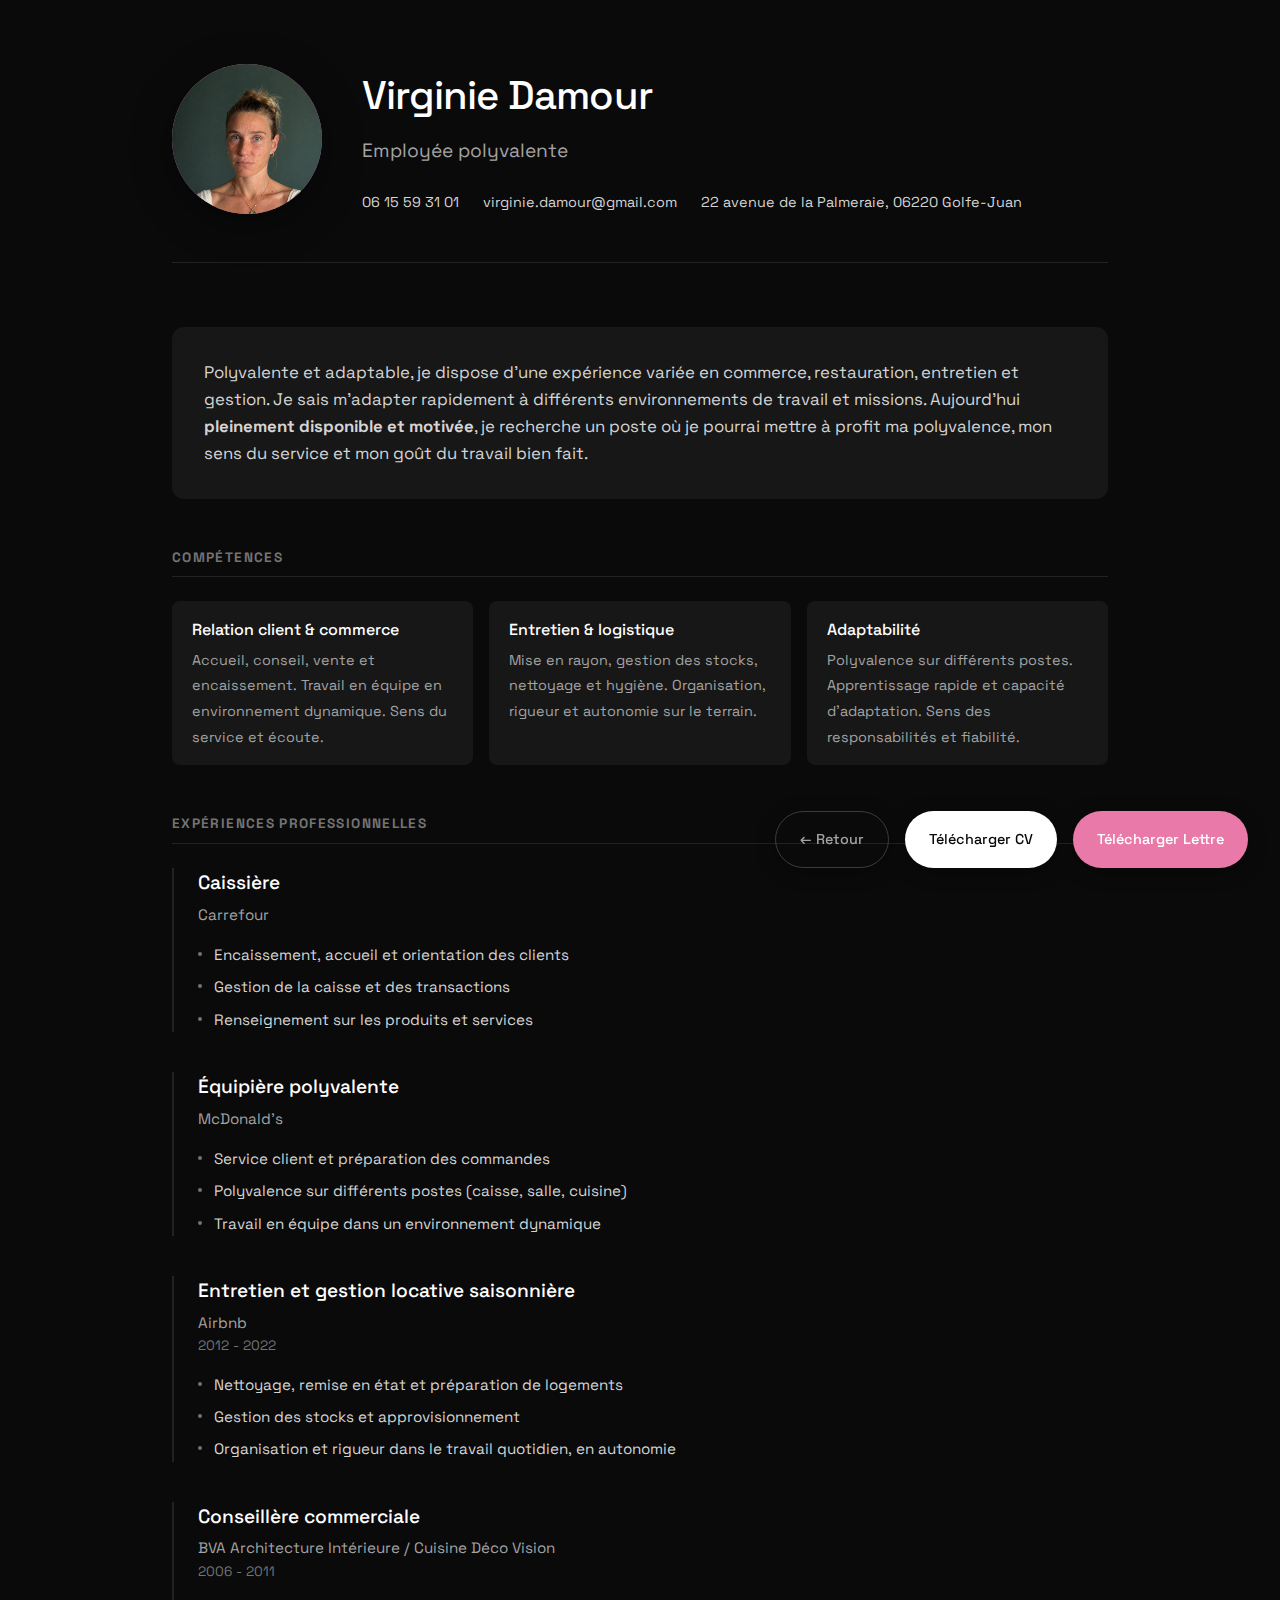
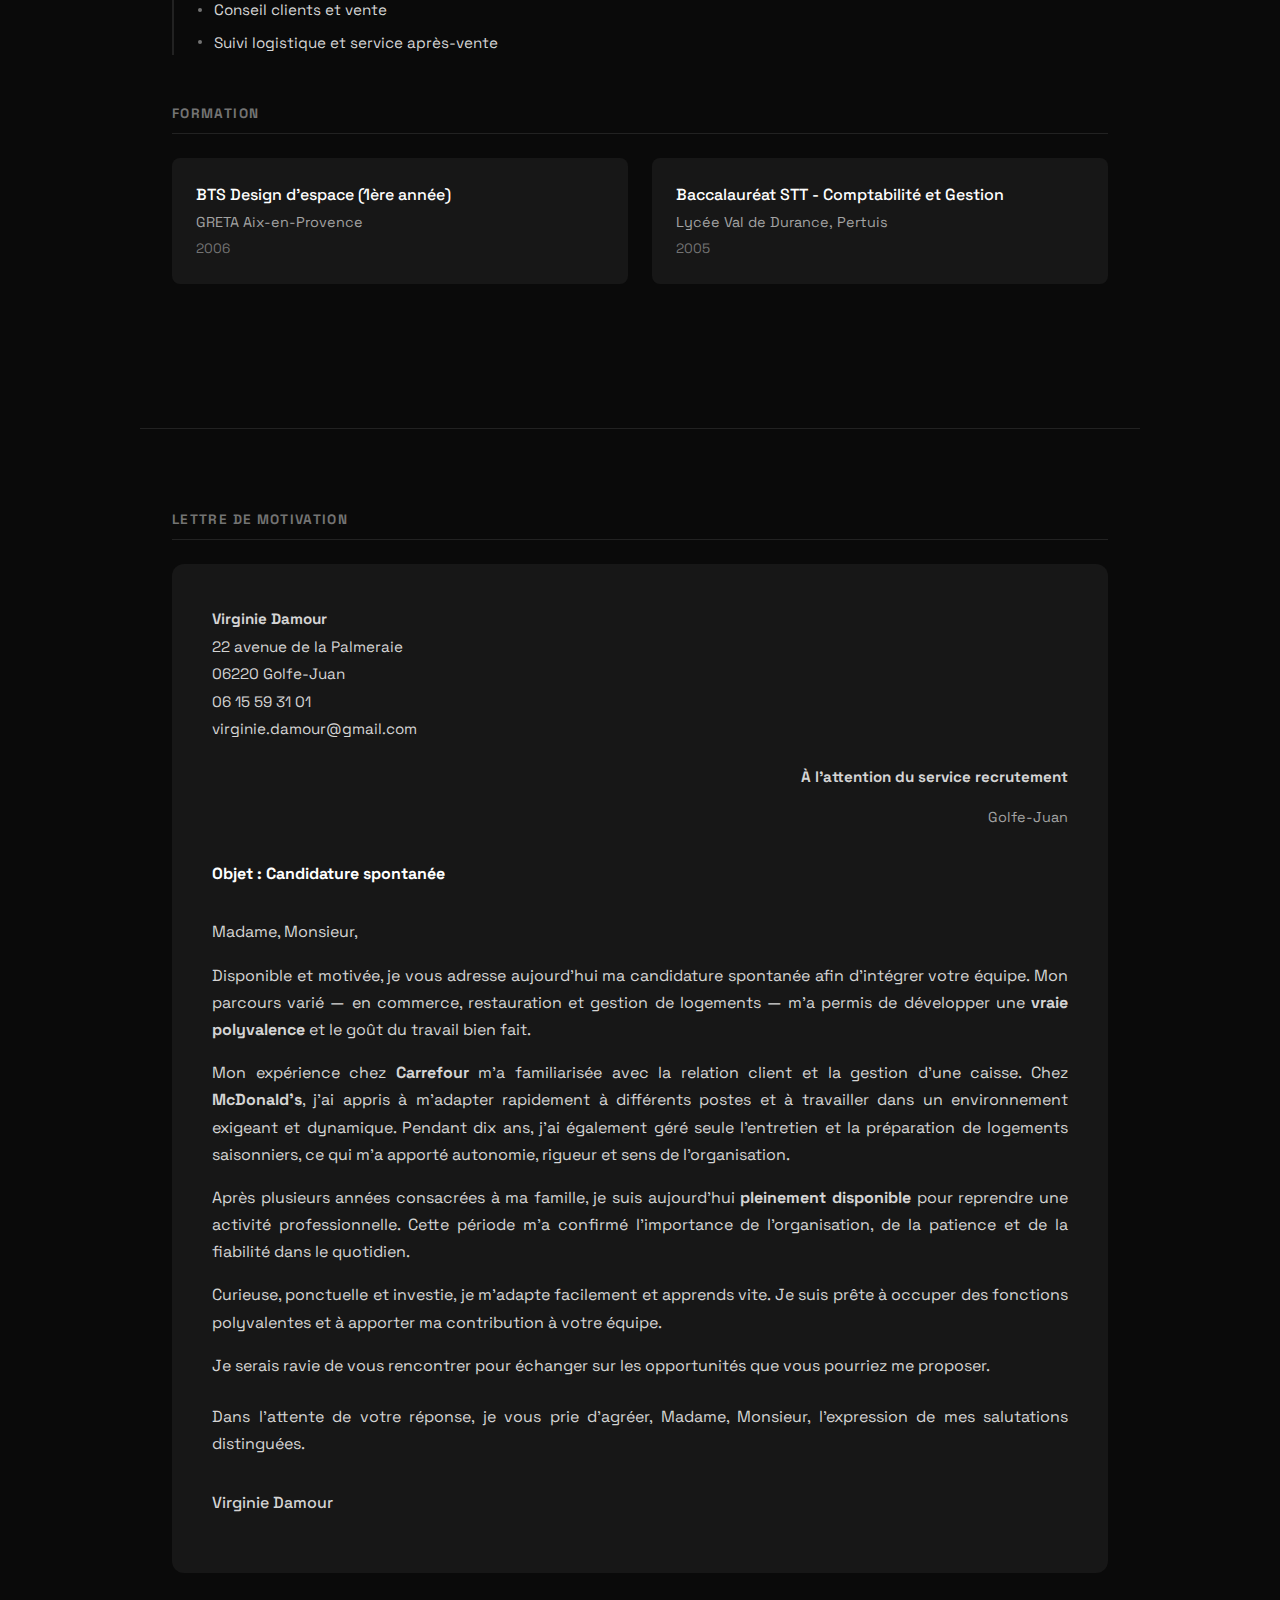
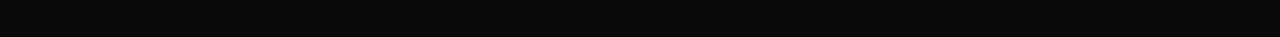
<file: vd/polyvalente.html>
<!doctype html>
<html lang="fr">
    <head>
        <meta charset="UTF-8" />
        <meta name="viewport" content="width=device-width, initial-scale=1.0" />
        <title>CV - Virginie Damour | Employée polyvalente</title>
        <meta
            name="description"
            content="CV de Virginie Damour - Employée polyvalente avec expérience en commerce, restauration, entretien et gestion."
        />
        <link rel="preconnect" href="https://fonts.googleapis.com" />
        <link rel="preconnect" href="https://fonts.gstatic.com" crossorigin />
        <link
            href="https://fonts.googleapis.com/css2?family=Space+Grotesk:wght@300;400;500;600;700&display=swap"
            rel="stylesheet"
        />
        <link rel="stylesheet" href="cv.css" />
    </head>
    <body>
        <div class="container">
            <header class="header">
                <div class="photo-placeholder"><img src="vir.png" alt="Virginie Damour" /></div>
                <div class="header-info">
                    <h1>Virginie Damour</h1>
                    <p class="role">Employée polyvalente</p>
                    <div class="contact-grid">
                        <a href="tel:+33615593101" class="contact-item"
                            >06 15 59 31 01</a
                        >
                        <a
                            href="mailto:virginie.damour@gmail.com"
                            class="contact-item"
                            >virginie.damour@gmail.com</a
                        >
                        <span class="contact-item"
                            >22 avenue de la Palmeraie, 06220 Golfe-Juan</span
                        >
                    </div>
                </div>
            </header>

            <div class="profil">
                <p>
                    Polyvalente et adaptable, je dispose d'une expérience
                    variée en commerce, restauration, entretien et gestion. Je
                    sais m'adapter rapidement à différents environnements de
                    travail et missions. Aujourd'hui
                    <strong>pleinement disponible et motivée</strong>, je
                    recherche un poste où je pourrai mettre à profit ma
                    polyvalence, mon sens du service et mon goût du travail
                    bien fait.
                </p>
            </div>

            <section class="section">
                <h2 class="section-title">Compétences</h2>
                <div class="skills-grid">
                    <div class="skill-item">
                        <strong>Relation client & commerce</strong>
                        <span
                            >Accueil, conseil, vente et encaissement. Travail
                            en équipe en environnement dynamique. Sens du
                            service et écoute.</span
                        >
                    </div>
                    <div class="skill-item">
                        <strong>Entretien & logistique</strong>
                        <span
                            >Mise en rayon, gestion des stocks, nettoyage et
                            hygiène. Organisation, rigueur et autonomie sur le
                            terrain.</span
                        >
                    </div>
                    <div class="skill-item">
                        <strong>Adaptabilité</strong>
                        <span
                            >Polyvalence sur différents postes. Apprentissage
                            rapide et capacité d'adaptation. Sens des
                            responsabilités et fiabilité.</span
                        >
                    </div>
                </div>
            </section>

            <section class="section">
                <h2 class="section-title">Expériences professionnelles</h2>

                <div class="experience-item">
                    <div class="experience-header">
                        <h3>Caissière</h3>
                        <p class="company">Carrefour</p>
                    </div>
                    <ul class="experience-list">
                        <li>Encaissement, accueil et orientation des clients</li>
                        <li>Gestion de la caisse et des transactions</li>
                        <li>Renseignement sur les produits et services</li>
                    </ul>
                </div>

                <div class="experience-item">
                    <div class="experience-header">
                        <h3>Équipière polyvalente</h3>
                        <p class="company">McDonald's</p>
                    </div>
                    <ul class="experience-list">
                        <li>Service client et préparation des commandes</li>
                        <li>Polyvalence sur différents postes (caisse, salle, cuisine)</li>
                        <li>
                            Travail en équipe dans un environnement dynamique
                        </li>
                    </ul>
                </div>

                <div class="experience-item">
                    <div class="experience-header">
                        <h3>Entretien et gestion locative saisonnière</h3>
                        <p class="company">Airbnb</p>
                        <p class="date">2012 - 2022</p>
                    </div>
                    <ul class="experience-list">
                        <li>
                            Nettoyage, remise en état et préparation de
                            logements
                        </li>
                        <li>Gestion des stocks et approvisionnement</li>
                        <li>
                            Organisation et rigueur dans le travail quotidien,
                            en autonomie
                        </li>
                    </ul>
                </div>

                <div class="experience-item">
                    <div class="experience-header">
                        <h3>Conseillère commerciale</h3>
                        <p class="company">
                            BVA Architecture Intérieure / Cuisine Déco Vision
                        </p>
                        <p class="date">2006 - 2011</p>
                    </div>
                    <ul class="experience-list">
                        <li>Conseil clients et vente</li>
                        <li>Suivi logistique et service après-vente</li>
                    </ul>
                </div>
            </section>

            <section class="section">
                <h2 class="section-title">Formation</h2>
                <div class="formation-grid">
                    <div class="formation-item">
                        <h4>BTS Design d'espace (1ère année)</h4>
                        <p class="school">GRETA Aix-en-Provence</p>
                        <p class="year">2006</p>
                    </div>
                    <div class="formation-item">
                        <h4>Baccalauréat STT - Comptabilité et Gestion</h4>
                        <p class="school">Lycée Val de Durance, Pertuis</p>
                        <p class="year">2005</p>
                    </div>
                </div>
            </section>
        </div>

        <!-- Lettre de motivation -->
        <div class="container lettre-motivation" id="lettre">
            <h2 class="section-title" style="margin-top: 2rem">
                Lettre de motivation
            </h2>

            <div class="lettre-content">
                <div class="lettre-header">
                    <div class="expediteur">
                        <p><strong>Virginie Damour</strong></p>
                        <p>22 avenue de la Palmeraie</p>
                        <p>06220 Golfe-Juan</p>
                        <p>06 15 59 31 01</p>
                        <p>virginie.damour@gmail.com</p>
                    </div>
                    <div class="destinataire">
                        <p><strong>À l'attention du service recrutement</strong></p>
                    </div>
                    <p class="date-lettre">Golfe-Juan</p>
                </div>

                <p class="objet">
                    <strong>Objet : Candidature spontanée</strong>
                </p>

                <div class="corps-lettre">
                    <p>Madame, Monsieur,</p>

                    <p>
                        Disponible et motivée, je vous adresse aujourd'hui ma
                        candidature spontanée afin d'intégrer votre équipe.
                        Mon parcours varié — en commerce, restauration et
                        gestion de logements — m'a permis de développer une
                        <strong>vraie polyvalence</strong> et le goût du
                        travail bien fait.
                    </p>

                    <p>
                        Mon expérience chez <strong>Carrefour</strong> m'a
                        familiarisée avec la relation client et la gestion
                        d'une caisse. Chez <strong>McDonald's</strong>, j'ai
                        appris à m'adapter rapidement à différents postes et à
                        travailler dans un environnement exigeant et
                        dynamique. Pendant dix ans, j'ai également géré seule
                        l'entretien et la préparation de logements
                        saisonniers, ce qui m'a apporté autonomie, rigueur et
                        sens de l'organisation.
                    </p>

                    <p>
                        Après plusieurs années consacrées à ma famille, je suis
                        aujourd'hui <strong>pleinement disponible</strong>
                        pour reprendre une activité professionnelle. Cette
                        période m'a confirmé l'importance de l'organisation, de
                        la patience et de la fiabilité dans le quotidien.
                    </p>

                    <p>
                        Curieuse, ponctuelle et investie, je m'adapte
                        facilement et apprends vite. Je suis prête à occuper
                        des fonctions polyvalentes et à apporter ma
                        contribution à votre équipe.
                    </p>

                    <p>
                        Je serais ravie de vous rencontrer pour échanger sur
                        les opportunités que vous pourriez me proposer.
                    </p>

                    <p class="formule">
                        Dans l'attente de votre réponse, je vous prie d'agréer,
                        Madame, Monsieur, l'expression de mes salutations
                        distinguées.
                    </p>

                    <p class="signature">Virginie Damour</p>
                </div>
            </div>
        </div>

        <div class="btn-container">
            <a href="index.html" class="print-btn back-btn">← Retour</a>
            <button class="print-btn" onclick="printCV()">Télécharger CV</button>
            <button class="print-btn print-lettre" onclick="printLettre()">
                Télécharger Lettre
            </button>
        </div>

        <script>
            function printCV() {
                document.getElementById("lettre").style.display = "none";
                window.print();
                document.getElementById("lettre").style.display = "block";
            }

            function printLettre() {
                const container = document.querySelector(
                    ".container:not(.lettre-motivation)",
                );
                container.style.display = "none";
                window.print();
                container.style.display = "block";
            }
        </script>
    </body>
</html>
</file>
<file: vd/cv.css>
:root {
    --bg: #0a0a0a;
    --bg-light: #171717;
    --white: #ffffff;
    --gray-300: #d4d4d4;
    --gray-400: #a3a3a3;
    --gray-500: #737373;
    --accent: #e879a9;
    --accent-light: #fce7f3;
}

* {
    margin: 0;
    padding: 0;
    box-sizing: border-box;
}

body {
    font-family:
        "Space Grotesk",
        -apple-system,
        BlinkMacSystemFont,
        sans-serif;
    background: var(--bg);
    color: var(--white);
    line-height: 1.6;
}

.container {
    max-width: 1000px;
    margin: 0 auto;
    padding: 4rem 2rem;
}

.header {
    display: grid;
    grid-template-columns: auto 1fr;
    gap: 2.5rem;
    align-items: start;
    margin-bottom: 4rem;
    padding-bottom: 3rem;
    border-bottom: 1px solid rgba(255, 255, 255, 0.1);
}

.photo-placeholder {
    width: 150px;
    height: 150px;
    border-radius: 50%;
    background: linear-gradient(135deg, var(--accent), #a855f7);
    display: flex;
    align-items: center;
    justify-content: center;
    font-size: 3rem;
    font-weight: 600;
    color: white;
    box-shadow: 0 10px 40px rgba(0, 0, 0, 0.4);
    overflow: hidden;
}

.photo-placeholder img {
    width: 100%;
    height: 100%;
    object-fit: cover;
    object-position: center top;
    display: block;
}

.header-info h1 {
    font-size: 2.5rem;
    font-weight: 500;
    letter-spacing: -0.02em;
    margin-bottom: 0.5rem;
}

.header-info .role {
    font-size: 1.2rem;
    color: var(--gray-400);
    margin-bottom: 1.5rem;
}

.contact-grid {
    display: flex;
    flex-wrap: wrap;
    gap: 1.5rem;
}

.contact-item {
    color: var(--gray-300);
    text-decoration: none;
    font-size: 0.9rem;
}
.contact-item:hover {
    color: var(--white);
}

.profil {
    background: var(--bg-light);
    padding: 2rem;
    border-radius: 12px;
    margin-bottom: 3rem;
}

.profil p {
    color: var(--gray-300);
    font-size: 1.05rem;
}

.section {
    margin-bottom: 3rem;
}

.section-title {
    font-size: 0.85rem;
    text-transform: uppercase;
    letter-spacing: 0.1em;
    color: var(--gray-500);
    margin-bottom: 1.5rem;
    padding-bottom: 0.5rem;
    border-bottom: 1px solid rgba(255, 255, 255, 0.1);
}

.skills-grid {
    display: grid;
    grid-template-columns: repeat(auto-fit, minmax(280px, 1fr));
    gap: 1rem;
}

.skill-item {
    background: var(--bg-light);
    padding: 1rem 1.25rem;
    border-radius: 8px;
}

.skill-item strong {
    color: var(--white);
    display: block;
    margin-bottom: 0.25rem;
    font-weight: 500;
}

.skill-item span {
    color: var(--gray-400);
    font-size: 0.9rem;
}

.experience-item {
    margin-bottom: 2.5rem;
    padding-left: 1.5rem;
    border-left: 2px solid rgba(255, 255, 255, 0.1);
}

.experience-header {
    margin-bottom: 1rem;
}

.experience-header h3 {
    font-size: 1.2rem;
    font-weight: 500;
    margin-bottom: 0.25rem;
}

.experience-header .company {
    color: var(--gray-400);
    font-size: 0.95rem;
}

.experience-header .date {
    color: var(--gray-500);
    font-size: 0.85rem;
}

.experience-list {
    list-style: none;
}

.experience-list li {
    color: var(--gray-300);
    padding-left: 1rem;
    position: relative;
    margin-bottom: 0.5rem;
    font-size: 0.95rem;
}

.experience-list li::before {
    content: "";
    position: absolute;
    left: 0;
    top: 0.6em;
    width: 4px;
    height: 4px;
    background: var(--gray-500);
    border-radius: 50%;
}

.formation-grid {
    display: grid;
    grid-template-columns: repeat(auto-fit, minmax(280px, 1fr));
    gap: 1.5rem;
}

.formation-item {
    background: var(--bg-light);
    padding: 1.5rem;
    border-radius: 8px;
}

.formation-item h4 {
    font-weight: 500;
    margin-bottom: 0.25rem;
}

.formation-item .school {
    color: var(--gray-400);
    font-size: 0.9rem;
    margin-bottom: 0.25rem;
}

.formation-item .year {
    color: var(--gray-500);
    font-size: 0.85rem;
}

/* Lettre de motivation */
.lettre-motivation {
    margin-top: 2rem;
    padding-top: 3rem;
    border-top: 1px solid rgba(255, 255, 255, 0.1);
}

.lettre-content {
    background: var(--bg-light);
    padding: 2.5rem;
    border-radius: 12px;
    margin-top: 1.5rem;
}

.lettre-header {
    margin-bottom: 2rem;
}

.expediteur {
    margin-bottom: 1.5rem;
}

.expediteur p,
.destinataire p {
    color: var(--gray-300);
    margin: 0.2rem 0;
    font-size: 0.95rem;
}

.destinataire {
    text-align: right;
    margin-bottom: 1rem;
}

.date-lettre {
    text-align: right;
    color: var(--gray-400);
    font-size: 0.9rem;
    margin-top: 1rem;
}

.objet {
    margin: 2rem 0;
    color: var(--white);
    font-size: 1rem;
}

.corps-lettre p {
    color: var(--gray-300);
    margin-bottom: 1rem;
    text-align: justify;
    line-height: 1.7;
}

.formule {
    margin-top: 1.5rem;
}

.signature {
    margin-top: 2rem;
    text-align: right;
    font-weight: 500;
    color: var(--white);
}

/* Boutons */
.btn-container {
    position: fixed;
    bottom: 2rem;
    right: 2rem;
    display: flex;
    gap: 1rem;
    z-index: 100;
}

.print-btn {
    background: var(--white);
    color: var(--bg);
    border: none;
    padding: 1rem 1.5rem;
    border-radius: 50px;
    font-family: inherit;
    font-size: 0.9rem;
    font-weight: 500;
    cursor: pointer;
    box-shadow: 0 4px 20px rgba(0, 0, 0, 0.3);
    transition: transform 0.2s;
    text-decoration: none;
    display: inline-block;
}
.print-btn:hover {
    transform: scale(1.05);
}

.print-lettre {
    background: var(--accent);
    color: white;
}

.back-btn {
    background: transparent;
    color: var(--gray-400);
    border: 1px solid rgba(255, 255, 255, 0.2);
}
.back-btn:hover {
    color: var(--white);
    border-color: var(--white);
    transform: scale(1.05);
}

/* Menu d'accueil */
.menu-hero {
    text-align: center;
    margin-bottom: 4rem;
    padding-bottom: 3rem;
    border-bottom: 1px solid rgba(255, 255, 255, 0.1);
}

.menu-hero .photo-placeholder {
    margin: 0 auto 2rem;
}

.menu-hero h1 {
    font-size: 2.5rem;
    font-weight: 500;
    letter-spacing: -0.02em;
    margin-bottom: 0.5rem;
}

.menu-hero .subtitle {
    color: var(--gray-400);
    font-size: 1.1rem;
}

.menu-grid {
    display: grid;
    grid-template-columns: repeat(auto-fit, minmax(280px, 1fr));
    gap: 1.5rem;
}

.menu-card {
    background: var(--bg-light);
    padding: 2rem;
    border-radius: 12px;
    text-decoration: none;
    color: inherit;
    border: 1px solid rgba(255, 255, 255, 0.05);
    transition:
        transform 0.2s,
        border-color 0.2s;
    display: flex;
    flex-direction: column;
    gap: 0.75rem;
}

.menu-card:hover {
    transform: translateY(-4px);
    border-color: var(--accent);
}

.menu-card h2 {
    font-size: 1.3rem;
    font-weight: 500;
    color: var(--white);
}

.menu-card p {
    color: var(--gray-400);
    font-size: 0.95rem;
    line-height: 1.5;
    flex: 1;
}

.menu-card .arrow {
    color: var(--accent);
    font-size: 0.9rem;
    margin-top: 0.5rem;
}

@media print {
    @page {
        size: A4;
        margin: 15mm;
    }

    .print-btn,
    .btn-container {
        display: none !important;
    }

    /* Lettre de motivation print */
    .lettre-motivation {
        margin-top: 0;
        padding-top: 0;
        border-top: none;
    }

    .lettre-content {
        background: white !important;
        padding: 0;
    }

    .expediteur p,
    .destinataire p {
        color: #1f2937 !important;
    }

    .date-lettre {
        color: #374151 !important;
    }

    .objet {
        color: #1f2937 !important;
    }

    .corps-lettre p {
        color: #1f2937 !important;
    }

    .signature {
        color: #1f2937 !important;
    }

    body {
        background: white !important;
        color: black !important;
        font-size: 10pt;
        line-height: 1.3;
        -webkit-print-color-adjust: exact;
        print-color-adjust: exact;
    }

    .container {
        max-width: 100%;
        padding: 0;
    }

    .header {
        padding-bottom: 1rem;
        margin-bottom: 1rem;
    }

    .photo-placeholder {
        width: 100px;
        height: 100px;
        font-size: 2.5rem;
        box-shadow: none !important;
        -webkit-print-color-adjust: exact;
        print-color-adjust: exact;
    }

    .header-info h1 {
        font-size: 1.8rem;
    }

    .header-info .role {
        color: #374151 !important;
    }

    .contact-item {
        color: #1f2937 !important;
        font-weight: 500;
    }

    .profil {
        background: #fce7f3 !important;
        border-left: 4px solid #ec4899 !important;
        -webkit-print-color-adjust: exact;
        print-color-adjust: exact;
    }

    .profil p {
        color: #831843 !important;
    }

    .skill-item {
        background: #f0fdf4 !important;
        border-left: 3px solid #10b981 !important;
        -webkit-print-color-adjust: exact;
        print-color-adjust: exact;
    }

    .skill-item strong {
        color: #065f46 !important;
    }

    .formation-item {
        background: #fef3c7 !important;
        border-left: 3px solid #f59e0b !important;
        -webkit-print-color-adjust: exact;
        print-color-adjust: exact;
    }

    .formation-item h4 {
        color: #92400e !important;
    }

    .profil {
        padding: 1rem;
        margin-bottom: 1rem;
    }

    .section {
        margin-bottom: 1rem;
    }

    .section-title {
        color: #333;
        margin-bottom: 0.75rem;
    }

    .skills-grid {
        gap: 0.5rem;
    }

    .skill-item {
        padding: 0.5rem 0.75rem;
    }

    .experience-item {
        margin-bottom: 1rem;
        break-inside: avoid;
        border-left-color: #ec4899 !important;
    }
    .experience-header {
        margin-bottom: 0.5rem;
    }

    .experience-header h3 {
        color: #9d174d !important;
    }

    .experience-header .company {
        color: #374151 !important;
    }

    .experience-list li {
        color: #1f2937 !important;
        margin-bottom: 0.4rem;
    }

    .formation-grid {
        gap: 0.75rem;
    }

    .formation-item {
        padding: 0.75rem;
    }
}

@media (max-width: 600px) {
    .header {
        grid-template-columns: 1fr;
        text-align: center;
    }
    .photo-placeholder {
        margin: 0 auto;
    }
    .contact-grid {
        justify-content: center;
    }
    .btn-container {
        bottom: 1rem;
        right: 1rem;
        flex-direction: column;
    }
}
</file>
<file: styles.css>
/* ========================================
   Variables & Reset
   ======================================== */
:root {
    --black: #0a0a0a;
    --white: #ffffff;
    --gray-100: #f5f5f5;
    --gray-200: #e5e5e5;
    --gray-300: #d4d4d4;
    --gray-400: #a3a3a3;
    --gray-500: #737373;
    --gray-600: #525252;
    --gray-700: #404040;
    --gray-800: #262626;
    --gray-900: #171717;

    --font: "Space Grotesk", -apple-system, BlinkMacSystemFont, sans-serif;
    --transition: 0.4s cubic-bezier(0.16, 1, 0.3, 1);
}

*,
*::before,
*::after {
    margin: 0;
    padding: 0;
    box-sizing: border-box;
}

html {
    scroll-behavior: smooth;
}

body {
    font-family: var(--font);
    background: var(--black);
    color: var(--white);
    line-height: 1.6;
    -webkit-font-smoothing: antialiased;
}

a {
    color: inherit;
    text-decoration: none;
}

ul {
    list-style: none;
}

/* ========================================
   Container
   ======================================== */
.container {
    max-width: 1400px;
    margin: 0 auto;
    padding: 0 4rem;
}

@media (max-width: 768px) {
    .container {
        padding: 0 1.5rem;
    }
}

/* ========================================
   Navigation
   ======================================== */
.navbar {
    position: fixed;
    top: 0;
    left: 0;
    right: 0;
    z-index: 1000;
    padding: 1rem 0;
    transition: var(--transition);
}

.navbar::before {
    content: "";
    position: absolute;
    inset: 0;
    backdrop-filter: blur(30px) saturate(180%);
    -webkit-backdrop-filter: blur(30px) saturate(180%);
    opacity: 0;
    transition: var(--transition);
}

.navbar.scrolled::before {
    opacity: 1;
}

.nav-container {
    max-width: 1400px;
    margin: 0 auto;
    padding: 0.5rem 4rem;
    display: flex;
    justify-content: space-between;
    align-items: center;
    position: relative;
    z-index: 1;
}

.nav-inner {
    display: flex;
    align-items: center;
    gap: 4rem;
    background: rgba(255, 255, 255, 0.03);
    border: 1px solid rgba(255, 255, 255, 0.06);
    border-radius: 100px;
    padding: 0.75rem 0.75rem 0.75rem 1.75rem;
    backdrop-filter: blur(20px);
    -webkit-backdrop-filter: blur(20px);
    box-shadow:
        0 4px 30px rgba(0, 0, 0, 0.3),
        inset 0 1px 0 rgba(255, 255, 255, 0.05);
}

.logo {
    font-size: 1.35rem;
    font-weight: 700;
    letter-spacing: -0.03em;
    display: flex;
    align-items: center;
    gap: 0.1em;
}

.logo-text {
    background: linear-gradient(135deg, #fff 0%, #a3a3a3 100%);
    -webkit-background-clip: text;
    -webkit-text-fill-color: transparent;
    background-clip: text;
}

.logo-dot {
    color: #6366f1;
    font-weight: 800;
}

.logo-io {
    font-weight: 400;
    color: var(--gray-500);
    font-size: 0.9em;
}

.nav-links {
    display: flex;
    align-items: center;
    gap: 0.5rem;
}

.nav-links li a {
    display: block;
    font-size: 0.85rem;
    font-weight: 500;
    color: var(--gray-400);
    padding: 0.6rem 1.1rem;
    border-radius: 50px;
    transition: var(--transition);
    position: relative;
}

.nav-links li a::before {
    content: "";
    position: absolute;
    inset: 0;
    background: rgba(255, 255, 255, 0.08);
    border-radius: 50px;
    opacity: 0;
    transform: scale(0.9);
    transition: var(--transition);
}

.nav-links li a:hover {
    color: var(--white);
}

.nav-links li a:hover::before {
    opacity: 1;
    transform: scale(1);
}

.nav-cta {
    display: inline-flex;
    align-items: center;
    gap: 0.5rem;
    padding: 0.7rem 1.4rem;
    background: linear-gradient(135deg, #6366f1 0%, #4f46e5 100%);
    color: var(--white) !important;
    font-size: 0.85rem;
    font-weight: 600;
    border-radius: 50px;
    transition: var(--transition);
    box-shadow: 0 4px 15px rgba(99, 102, 241, 0.3);
}

.nav-cta::before {
    display: none !important;
}

.nav-cta:hover {
    transform: translateY(-2px);
    box-shadow: 0 6px 25px rgba(99, 102, 241, 0.45);
}

.nav-cta svg {
    width: 14px;
    height: 14px;
    transition: var(--transition);
}

.nav-cta:hover svg {
    transform: translateX(3px);
}

.menu-toggle {
    display: none;
    flex-direction: column;
    gap: 5px;
    background: rgba(255, 255, 255, 0.05);
    border: 1px solid rgba(255, 255, 255, 0.1);
    border-radius: 12px;
    cursor: pointer;
    padding: 12px;
    transition: var(--transition);
}

.menu-toggle:hover {
    background: rgba(255, 255, 255, 0.1);
}

.menu-toggle span {
    display: block;
    width: 20px;
    height: 2px;
    background: var(--white);
    border-radius: 2px;
    transition: var(--transition);
}

/* ========================================
   Hero Section
   ======================================== */
.hero {
    min-height: 100vh;
    display: flex;
    align-items: center;
    justify-content: center;
    position: relative;
    padding: 8rem 4rem;
    overflow: hidden;
    background: #050508;
}

.hero-bg {
    position: absolute;
    inset: 0;
    pointer-events: none;
    overflow: hidden;
}

.hero-gradient {
    position: absolute;
    inset: 0;
    background:
        radial-gradient(
            ellipse 80% 50% at 50% -20%,
            rgba(99, 102, 241, 0.15) 0%,
            transparent 50%
        ),
        radial-gradient(
            ellipse 60% 40% at 90% 80%,
            rgba(139, 92, 246, 0.1) 0%,
            transparent 40%
        ),
        radial-gradient(
            ellipse 50% 30% at 10% 90%,
            rgba(59, 130, 246, 0.08) 0%,
            transparent 40%
        );
}

.hero-grid {
    position: absolute;
    inset: 0;
    background-image:
        linear-gradient(rgba(255, 255, 255, 0.02) 1px, transparent 1px),
        linear-gradient(90deg, rgba(255, 255, 255, 0.02) 1px, transparent 1px);
    background-size: 60px 60px;
    mask-image: radial-gradient(
        ellipse 70% 70% at 50% 50%,
        black 20%,
        transparent 70%
    );
    -webkit-mask-image: radial-gradient(
        ellipse 70% 70% at 50% 50%,
        black 20%,
        transparent 70%
    );
}

.hero-glow {
    position: absolute;
    border-radius: 50%;
    filter: blur(80px);
    opacity: 0.6;
    animation: glow-float 8s ease-in-out infinite;
}

.hero-glow-1 {
    width: 500px;
    height: 500px;
    background: radial-gradient(
        circle,
        rgba(99, 102, 241, 0.4) 0%,
        transparent 70%
    );
    top: -15%;
    left: 50%;
    transform: translateX(-50%);
    animation-delay: 0s;
}

.hero-glow-2 {
    width: 400px;
    height: 400px;
    background: radial-gradient(
        circle,
        rgba(139, 92, 246, 0.3) 0%,
        transparent 70%
    );
    bottom: 10%;
    right: -5%;
    animation-delay: -3s;
    animation-duration: 10s;
}

.hero-glow-3 {
    width: 350px;
    height: 350px;
    background: radial-gradient(
        circle,
        rgba(59, 130, 246, 0.25) 0%,
        transparent 70%
    );
    bottom: 20%;
    left: -5%;
    animation-delay: -5s;
    animation-duration: 12s;
}

@keyframes glow-float {
    0%,
    100% {
        transform: translateY(0) scale(1);
        opacity: 0.6;
    }
    50% {
        transform: translateY(-30px) scale(1.1);
        opacity: 0.8;
    }
}

.hero-orb {
    position: absolute;
    border-radius: 50%;
    border: 1px solid rgba(99, 102, 241, 0.2);
    animation: orb-pulse 4s ease-in-out infinite;
}

.hero-orb-1 {
    width: 600px;
    height: 600px;
    top: 50%;
    left: 50%;
    transform: translate(-50%, -50%);
    animation-delay: 0s;
}

.hero-orb-2 {
    width: 800px;
    height: 800px;
    top: 50%;
    left: 50%;
    transform: translate(-50%, -50%);
    border-color: rgba(99, 102, 241, 0.1);
    animation-delay: -2s;
}

@keyframes orb-pulse {
    0%,
    100% {
        transform: translate(-50%, -50%) scale(1);
        opacity: 0.5;
    }
    50% {
        transform: translate(-50%, -50%) scale(1.05);
        opacity: 0.8;
    }
}

.hero-lines {
    position: absolute;
    inset: 0;
    width: 100%;
    height: 100%;
}

.hero-line {
    stroke-dasharray: 1000;
    stroke-dashoffset: 1000;
    animation:
        line-draw 3s ease-out forwards,
        line-flow 8s linear infinite 3s;
}

.hero-line-2 {
    animation-delay: 0.3s, 3.3s;
}

.hero-line-3 {
    animation-delay: 0.6s, 3.6s;
}

@keyframes line-draw {
    to {
        stroke-dashoffset: 0;
    }
}

@keyframes line-flow {
    0% {
        stroke-dashoffset: 0;
    }
    100% {
        stroke-dashoffset: -200;
    }
}

.hero-content {
    text-align: center;
    max-width: 900px;
    position: relative;
    z-index: 1;
}

.hero-title {
    font-size: clamp(2.5rem, 6vw, 4.5rem);
    font-weight: 500;
    line-height: 1.15;
    letter-spacing: -0.03em;
    margin-bottom: 2rem;
}

.hero-title span {
    color: var(--gray-500);
}

.hero-description {
    font-size: 1.1rem;
    color: var(--gray-400);
    margin-bottom: 3rem;
    line-height: 1.8;
}

.btn-hero {
    display: inline-block;
    padding: 1rem 2.5rem;
    background: var(--white);
    color: var(--black);
    font-size: 0.9rem;
    font-weight: 500;
    border-radius: 50px;
    transition: var(--transition);
}

.btn-hero:hover {
    transform: scale(1.05);
    box-shadow: 0 0 40px rgba(255, 255, 255, 0.2);
}

.scroll-hint {
    position: absolute;
    bottom: 3rem;
    left: 50%;
    transform: translateX(-50%);
}

.mouse {
    width: 24px;
    height: 40px;
    border: 2px solid var(--gray-600);
    border-radius: 20px;
    position: relative;
}

.mouse::before {
    content: "";
    position: absolute;
    top: 8px;
    left: 50%;
    transform: translateX(-50%);
    width: 3px;
    height: 8px;
    background: var(--gray-500);
    border-radius: 3px;
    animation: scroll 2s ease-in-out infinite;
}

@keyframes scroll {
    0%,
    100% {
        opacity: 1;
        transform: translateX(-50%) translateY(0);
    }
    50% {
        opacity: 0.3;
        transform: translateX(-50%) translateY(10px);
    }
}

/* ========================================
   Sections Common
   ======================================== */
.section {
    padding: 8rem 0;
}

.section-label {
    font-size: 0.8rem;
    font-weight: 500;
    text-transform: uppercase;
    letter-spacing: 0.15em;
    color: var(--gray-500);
    margin-bottom: 1rem;
}

.section-title {
    font-size: clamp(2rem, 4vw, 3rem);
    font-weight: 500;
    letter-spacing: -0.02em;
    margin-bottom: 4rem;
}

/* ========================================
   Services Section
   ======================================== */
.services {
    background: var(--gray-900);
}

.services-grid {
    display: grid;
    grid-template-columns: repeat(2, 1fr);
    gap: 2rem;
}

.service-card {
    padding: 3rem;
    background: var(--black);
    border: 1px solid var(--gray-800);
    border-radius: 12px;
    transition: var(--transition);
}

.service-card:hover {
    border-color: var(--gray-600);
    transform: translateY(-5px);
}

.service-number {
    display: block;
    font-size: 0.75rem;
    font-weight: 500;
    color: var(--gray-600);
    margin-bottom: 1.5rem;
}

.service-card h3 {
    font-size: 1.4rem;
    font-weight: 500;
    margin-bottom: 1rem;
    letter-spacing: -0.01em;
}

.service-card p {
    font-size: 0.95rem;
    color: var(--gray-400);
    line-height: 1.7;
}

/* ========================================
   Expertise Section
   ======================================== */
.expertise-grid {
    display: grid;
    grid-template-columns: repeat(6, 1fr);
    gap: 3rem;
}

.expertise-category h3 {
    font-size: 0.8rem;
    font-weight: 500;
    text-transform: uppercase;
    letter-spacing: 0.1em;
    color: var(--gray-500);
    margin-bottom: 1.5rem;
    padding-bottom: 1rem;
    border-bottom: 1px solid var(--gray-800);
}

.expertise-category ul {
    display: flex;
    flex-direction: column;
    gap: 0.75rem;
}

.expertise-category li {
    font-size: 0.95rem;
    color: var(--gray-300);
    transition: color var(--transition);
}

.expertise-category li:hover {
    color: var(--white);
}

/* ========================================
   Founder Section - Modern Redesign
   ======================================== */
.founder {
    position: relative;
    overflow: hidden;
    background: #050508;
    padding: 10rem 0;
}

.founder-bg {
    position: absolute;
    inset: 0;
    pointer-events: none;
    overflow: hidden;
}

.founder-gradient {
    position: absolute;
    inset: 0;
    background:
        radial-gradient(
            ellipse 60% 40% at 50% 0%,
            rgba(16, 185, 129, 0.12) 0%,
            transparent 50%
        ),
        radial-gradient(
            ellipse 50% 30% at 80% 80%,
            rgba(6, 182, 212, 0.08) 0%,
            transparent 40%
        ),
        radial-gradient(
            ellipse 40% 25% at 20% 70%,
            rgba(16, 185, 129, 0.06) 0%,
            transparent 40%
        );
}

.founder-grid {
    position: absolute;
    inset: 0;
    background-image:
        linear-gradient(rgba(255, 255, 255, 0.015) 1px, transparent 1px),
        linear-gradient(90deg, rgba(255, 255, 255, 0.015) 1px, transparent 1px);
    background-size: 80px 80px;
    mask-image: radial-gradient(
        ellipse 80% 60% at 50% 30%,
        black 10%,
        transparent 70%
    );
    -webkit-mask-image: radial-gradient(
        ellipse 80% 60% at 50% 30%,
        black 10%,
        transparent 70%
    );
}

.founder-glow {
    position: absolute;
    border-radius: 50%;
    filter: blur(100px);
    opacity: 0.5;
    animation: founder-glow-float 10s ease-in-out infinite;
}

.founder-glow-1 {
    width: 600px;
    height: 600px;
    background: radial-gradient(
        circle,
        rgba(16, 185, 129, 0.3) 0%,
        transparent 70%
    );
    top: -20%;
    left: 50%;
    transform: translateX(-50%);
}

.founder-glow-2 {
    width: 400px;
    height: 400px;
    background: radial-gradient(
        circle,
        rgba(6, 182, 212, 0.2) 0%,
        transparent 70%
    );
    bottom: 10%;
    right: 10%;
    animation-delay: -5s;
}

@keyframes founder-glow-float {
    0%,
    100% {
        transform: translateY(0) scale(1);
        opacity: 0.5;
    }
    50% {
        transform: translateY(-20px) scale(1.05);
        opacity: 0.7;
    }
}

.founder-lines {
    position: absolute;
    inset: 0;
    width: 100%;
    height: 100%;
}

.founder-line {
    stroke-dasharray: 1000;
    stroke-dashoffset: 1000;
    animation:
        founder-line-draw 3s ease-out forwards,
        founder-line-flow 12s linear infinite 3s;
}

.founder-line-2 {
    animation-delay: 0.4s, 3.4s;
}
.founder-line-3 {
    animation-delay: 0.8s, 3.8s;
}

@keyframes founder-line-draw {
    to {
        stroke-dashoffset: 0;
    }
}

@keyframes founder-line-flow {
    0% {
        stroke-dashoffset: 0;
    }
    100% {
        stroke-dashoffset: -200;
    }
}

/* Founder Hero */
.founder-hero {
    display: flex;
    align-items: center;
    justify-content: center;
    gap: 4rem;
    margin-bottom: 5rem;
    position: relative;
    z-index: 1;
}

.founder-photo-wrapper {
    position: relative;
    width: 220px;
    height: 220px;
}

.photo-ring {
    position: absolute;
    inset: -15px;
    border: 1px solid rgba(16, 185, 129, 0.3);
    border-radius: 50%;
    animation: ring-pulse 4s ease-in-out infinite;
}

.photo-ring-2 {
    inset: -30px;
    border-color: rgba(16, 185, 129, 0.15);
    animation-delay: -2s;
}

@keyframes ring-pulse {
    0%,
    100% {
        transform: scale(1);
        opacity: 0.5;
    }
    50% {
        transform: scale(1.05);
        opacity: 1;
    }
}

.founder-photo {
    width: 100%;
    height: 100%;
    border-radius: 50%;
    object-fit: cover;
    position: relative;
    z-index: 2;
    border: 3px solid rgba(16, 185, 129, 0.4);
    box-shadow: 0 0 60px rgba(16, 185, 129, 0.2);
}

.photo-glow {
    position: absolute;
    inset: -20px;
    background: radial-gradient(
        circle,
        rgba(16, 185, 129, 0.3) 0%,
        transparent 70%
    );
    border-radius: 50%;
    filter: blur(30px);
    z-index: 1;
    animation: photo-glow-pulse 3s ease-in-out infinite;
}

@keyframes photo-glow-pulse {
    0%,
    100% {
        opacity: 0.5;
        transform: scale(1);
    }
    50% {
        opacity: 0.8;
        transform: scale(1.1);
    }
}

.founder-intro {
    text-align: left;
}

.founder-intro .section-label {
    margin-bottom: 0.5rem;
}

.founder-name {
    font-size: clamp(2.5rem, 5vw, 4rem);
    font-weight: 600;
    letter-spacing: -0.03em;
    line-height: 1.1;
    margin-bottom: 0.75rem;
}

.founder-name span {
    background: linear-gradient(135deg, #10b981 0%, #06b6d4 100%);
    -webkit-background-clip: text;
    -webkit-text-fill-color: transparent;
    background-clip: text;
}

.founder-role {
    font-size: 1.1rem;
    color: var(--gray-400);
    margin-bottom: 2rem;
}

.founder-actions {
    display: flex;
    gap: 1rem;
}

.founder-btn {
    display: inline-flex;
    align-items: center;
    gap: 0.5rem;
    padding: 0.85rem 1.5rem;
    font-size: 0.9rem;
    font-weight: 500;
    border-radius: 50px;
    transition: var(--transition);
}

.founder-btn svg {
    width: 18px;
    height: 18px;
}

.founder-linkedin {
    background: linear-gradient(135deg, #0a66c2 0%, #004182 100%);
    color: var(--white);
    box-shadow: 0 4px 20px rgba(10, 102, 194, 0.3);
}

.founder-linkedin:hover {
    transform: translateY(-3px);
    box-shadow: 0 8px 30px rgba(10, 102, 194, 0.4);
}

.founder-cv {
    background: linear-gradient(135deg, #10b981 0%, #059669 100%);
    color: var(--white);
    box-shadow: 0 4px 20px rgba(16, 185, 129, 0.3);
}

.founder-cv:hover {
    transform: translateY(-3px);
    box-shadow: 0 8px 30px rgba(16, 185, 129, 0.4);
}

/* Statement */
.founder-statement {
    text-align: center;
    max-width: 700px;
    margin: 0 auto 5rem;
    position: relative;
    z-index: 1;
}

.statement-text {
    font-size: 1.35rem;
    line-height: 1.8;
    color: var(--gray-300);
}

.statement-text strong {
    color: #10b981;
    font-weight: 600;
}

/* Stats */
.founder-stats {
    display: flex;
    align-items: center;
    justify-content: center;
    gap: 3rem;
    margin-bottom: 5rem;
    position: relative;
    z-index: 1;
}

.stat-item {
    text-align: center;
}

.stat-number {
    display: block;
    font-size: 2.5rem;
    font-weight: 700;
    background: linear-gradient(135deg, #fff 0%, #10b981 100%);
    -webkit-background-clip: text;
    -webkit-text-fill-color: transparent;
    background-clip: text;
    line-height: 1.2;
}

.stat-label {
    display: block;
    font-size: 0.85rem;
    color: var(--gray-500);
    text-transform: uppercase;
    letter-spacing: 0.1em;
    margin-top: 0.5rem;
}

.stat-divider {
    width: 1px;
    height: 50px;
    background: linear-gradient(
        to bottom,
        transparent,
        var(--gray-700),
        transparent
    );
}

/* Cards */
.founder-cards {
    display: grid;
    grid-template-columns: repeat(3, 1fr);
    gap: 2rem;
    margin-bottom: 5rem;
    position: relative;
    z-index: 1;
}

.founder-card {
    background: rgba(255, 255, 255, 0.02);
    border: 1px solid rgba(255, 255, 255, 0.06);
    border-radius: 16px;
    padding: 2.5rem;
    transition: var(--transition);
    position: relative;
    overflow: hidden;
}

.founder-card::before {
    content: "";
    position: absolute;
    inset: 0;
    background: linear-gradient(
        135deg,
        rgba(16, 185, 129, 0.05) 0%,
        transparent 50%
    );
    opacity: 0;
    transition: var(--transition);
}

.founder-card:hover {
    border-color: rgba(16, 185, 129, 0.3);
    transform: translateY(-5px);
}

.founder-card:hover::before {
    opacity: 1;
}

.card-highlight {
    background: linear-gradient(
        135deg,
        rgba(16, 185, 129, 0.1) 0%,
        rgba(6, 182, 212, 0.05) 100%
    );
    border-color: rgba(16, 185, 129, 0.2);
}

.card-icon {
    width: 48px;
    height: 48px;
    background: linear-gradient(
        135deg,
        rgba(16, 185, 129, 0.2) 0%,
        rgba(6, 182, 212, 0.1) 100%
    );
    border-radius: 12px;
    display: flex;
    align-items: center;
    justify-content: center;
    margin-bottom: 1.5rem;
}

.card-icon svg {
    width: 24px;
    height: 24px;
    stroke: #10b981;
}

.founder-card h3 {
    font-size: 1.2rem;
    font-weight: 600;
    margin-bottom: 0.75rem;
}

.founder-card p {
    font-size: 0.95rem;
    color: var(--gray-400);
    line-height: 1.7;
}

/* Timeline */
.founder-timeline {
    max-width: 600px;
    margin: 0 auto 4rem;
    position: relative;
    z-index: 1;
}

.timeline-title {
    font-size: 0.8rem;
    font-weight: 500;
    text-transform: uppercase;
    letter-spacing: 0.15em;
    color: var(--gray-500);
    text-align: center;
    margin-bottom: 2rem;
}

.timeline-items {
    position: relative;
    padding-left: 2rem;
}

.timeline-items::before {
    content: "";
    position: absolute;
    left: 6px;
    top: 8px;
    bottom: 8px;
    width: 2px;
    background: linear-gradient(to bottom, #10b981, rgba(16, 185, 129, 0.2));
    border-radius: 2px;
}

.timeline-item {
    display: flex;
    align-items: flex-start;
    gap: 1.5rem;
    padding: 1rem 0;
    position: relative;
}

.timeline-dot {
    width: 14px;
    height: 14px;
    background: #10b981;
    border-radius: 50%;
    flex-shrink: 0;
    position: relative;
    margin-left: -2rem;
    box-shadow: 0 0 20px rgba(16, 185, 129, 0.5);
}

.timeline-dot::before {
    content: "";
    position: absolute;
    inset: -4px;
    border: 2px solid rgba(16, 185, 129, 0.3);
    border-radius: 50%;
}

.timeline-content {
    display: flex;
    flex-direction: column;
    gap: 0.25rem;
}

.timeline-date {
    font-size: 0.8rem;
    color: #10b981;
    font-weight: 500;
}

.timeline-role {
    font-size: 1rem;
    color: var(--gray-200);
}

/* Certifs */
.founder-certifs {
    display: flex;
    justify-content: center;
    gap: 2rem;
    position: relative;
    z-index: 1;
}

.certif-item {
    display: flex;
    align-items: center;
    gap: 1rem;
    padding: 1rem 1.5rem;
    background: rgba(255, 255, 255, 0.02);
    border: 1px solid rgba(255, 255, 255, 0.06);
    border-radius: 50px;
    transition: var(--transition);
}

.certif-item:hover {
    border-color: rgba(16, 185, 129, 0.3);
    background: rgba(16, 185, 129, 0.05);
}

.certif-badge {
    background: linear-gradient(135deg, #10b981 0%, #059669 100%);
    color: var(--white);
    font-size: 0.75rem;
    font-weight: 700;
    padding: 0.4rem 0.8rem;
    border-radius: 20px;
    text-transform: uppercase;
    letter-spacing: 0.05em;
}

.certif-name {
    font-size: 0.9rem;
    color: var(--gray-300);
}

/* ========================================
   Labs Section
   ======================================== */
.labs {
    background: var(--gray-900);
}

.labs-intro {
    color: var(--gray-400);
    font-size: 1.1rem;
    margin-top: -2rem;
    margin-bottom: 4rem;
}

.labs-grid {
    display: grid;
    grid-template-columns: repeat(2, 1fr);
    gap: 2rem;
}

.lab-card {
    display: flex;
    align-items: flex-start;
    gap: 1.5rem;
    padding: 2rem;
    background: var(--black);
    border: 1px solid var(--gray-800);
    border-radius: 16px;
    transition: var(--transition);
    position: relative;
    text-decoration: none;
    overflow: hidden;
}

.lab-card::before {
    content: "";
    position: absolute;
    inset: 0;
    background: linear-gradient(
        135deg,
        rgba(239, 68, 68, 0.05) 0%,
        transparent 50%
    );
    opacity: 0;
    transition: var(--transition);
}

.lab-card:hover {
    border-color: rgba(239, 68, 68, 0.4);
    transform: translateY(-5px);
}

.lab-card:hover::before {
    opacity: 1;
}

.lab-icon {
    width: 56px;
    height: 56px;
    background: linear-gradient(
        135deg,
        rgba(239, 68, 68, 0.15) 0%,
        rgba(239, 68, 68, 0.05) 100%
    );
    border-radius: 14px;
    display: flex;
    align-items: center;
    justify-content: center;
    flex-shrink: 0;
}

.lab-icon svg {
    width: 28px;
    height: 28px;
    stroke: #ef4444;
}

.lab-content {
    flex: 1;
}

.lab-content h3 {
    font-size: 1.3rem;
    font-weight: 600;
    margin-bottom: 0.5rem;
    color: var(--white);
}

.lab-content p {
    font-size: 0.95rem;
    color: var(--gray-400);
    line-height: 1.6;
    margin-bottom: 1rem;
}

.lab-stack {
    display: flex;
    flex-wrap: wrap;
    gap: 0.5rem;
    margin-bottom: 1rem;
}

.lab-stack span {
    font-size: 0.7rem;
    font-weight: 500;
    padding: 0.25rem 0.6rem;
    background: rgba(239, 68, 68, 0.1);
    border: 1px solid rgba(239, 68, 68, 0.2);
    border-radius: 20px;
    color: rgba(239, 68, 68, 0.8);
    text-transform: uppercase;
    letter-spacing: 0.05em;
}

.lab-link {
    display: inline-flex;
    align-items: center;
    gap: 0.4rem;
    font-size: 0.85rem;
    color: #ef4444;
    font-weight: 500;
}

.lab-link svg {
    width: 14px;
    height: 14px;
    transition: var(--transition);
}

.lab-card:hover .lab-link svg {
    transform: translate(3px, -3px);
}

.lab-status {
    position: absolute;
    top: 1.5rem;
    right: 1.5rem;
    font-size: 0.7rem;
    font-weight: 600;
    text-transform: uppercase;
    letter-spacing: 0.1em;
    padding: 0.35rem 0.75rem;
    border-radius: 20px;
    background: rgba(239, 68, 68, 0.15);
    color: #ef4444;
}

/* ========================================
   Contact Section
   ======================================== */
.contact-header {
    text-align: center;
    margin-bottom: 4rem;
}

.contact-title {
    font-size: clamp(2.5rem, 5vw, 4rem);
    font-weight: 500;
    letter-spacing: -0.03em;
    line-height: 1.1;
    margin-top: 1rem;
}

.contact-subtitle {
    font-size: 1.1rem;
    color: var(--gray-400);
    margin-top: 1.5rem;
    max-width: 500px;
    margin-left: auto;
    margin-right: auto;
}

.contact-wrapper {
    display: grid;
    grid-template-columns: 1.5fr 1fr;
    gap: 4rem;
    align-items: start;
}

.contact-form-container {
    background: var(--gray-900);
    border: 1px solid var(--gray-800);
    border-radius: 16px;
    padding: 3rem;
}

.contact-form {
    display: grid;
    grid-template-columns: 1fr 1fr;
    gap: 1.5rem;
}

.form-group {
    display: flex;
    flex-direction: column;
    gap: 0.5rem;
}

.form-group.full-width {
    grid-column: 1 / -1;
}

.form-group label {
    font-size: 0.85rem;
    font-weight: 500;
    color: var(--gray-300);
}

.form-group input,
.form-group select,
.form-group textarea {
    background: var(--black);
    border: 1px solid var(--gray-700);
    border-radius: 8px;
    padding: 1rem 1.25rem;
    font-family: var(--font);
    font-size: 0.95rem;
    color: var(--white);
    transition: var(--transition);
}

.form-group input::placeholder,
.form-group textarea::placeholder {
    color: var(--gray-600);
}

.form-group input:focus,
.form-group select:focus,
.form-group textarea:focus {
    outline: none;
    border-color: var(--gray-500);
    background: var(--gray-900);
}

.form-group select {
    cursor: pointer;
    appearance: none;
    background-image: url("data:image/svg+xml,%3Csvg xmlns='http://www.w3.org/2000/svg' width='12' height='12' viewBox='0 0 12 12'%3E%3Cpath fill='%23737373' d='M6 8L1 3h10z'/%3E%3C/svg%3E");
    background-repeat: no-repeat;
    background-position: right 1rem center;
}

.form-group select option {
    background: var(--gray-900);
    color: var(--white);
}

.form-group textarea {
    resize: vertical;
    min-height: 120px;
}

.btn-submit {
    grid-column: 1 / -1;
    display: inline-flex;
    align-items: center;
    justify-content: center;
    gap: 0.75rem;
    padding: 1.25rem 2.5rem;
    background: var(--white);
    color: var(--black);
    font-family: var(--font);
    font-size: 1rem;
    font-weight: 500;
    border: none;
    border-radius: 50px;
    cursor: pointer;
    transition: var(--transition);
    margin-top: 1rem;
}

.btn-submit svg {
    width: 20px;
    height: 20px;
    transition: var(--transition);
}

.btn-submit:hover {
    transform: scale(1.02);
    box-shadow: 0 0 40px rgba(255, 255, 255, 0.2);
}

.btn-submit:hover svg {
    transform: translateX(5px);
}

.contact-info-box h3 {
    font-size: 0.9rem;
    font-weight: 500;
    color: var(--gray-400);
    margin-bottom: 1.5rem;
}

.contact-links {
    display: flex;
    flex-direction: column;
    gap: 1rem;
}

.contact-link {
    display: flex;
    flex-direction: column;
    gap: 0.25rem;
    padding: 1rem 1.25rem;
    background: var(--gray-900);
    border: 1px solid var(--gray-800);
    border-radius: 8px;
    transition: var(--transition);
}

.contact-link:hover {
    border-color: var(--gray-600);
    background: var(--gray-800);
}

.link-label {
    font-size: 0.75rem;
    font-weight: 500;
    text-transform: uppercase;
    letter-spacing: 0.1em;
    color: var(--gray-500);
}

.link-value {
    font-size: 1.1rem;
    font-weight: 400;
}

/* ========================================
   Footer
   ======================================== */
.footer {
    padding: 2rem 0;
    border-top: 1px solid var(--gray-800);
}

.footer-content {
    display: flex;
    justify-content: space-between;
    align-items: center;
}

.footer-logo {
    font-size: 1.25rem;
    font-weight: 600;
}

.footer-logo span {
    color: var(--gray-500);
}

.footer-content p {
    font-size: 0.85rem;
    color: var(--gray-500);
}

/* ========================================
   Responsive
   ======================================== */
@media (max-width: 1200px) {
    .expertise-grid {
        grid-template-columns: repeat(3, 1fr);
    }

    .founder-cards {
        grid-template-columns: 1fr;
        max-width: 500px;
        margin-left: auto;
        margin-right: auto;
    }
}

@media (max-width: 1024px) {
    .nav-container {
        padding: 1.25rem 1.5rem;
    }

    .services-grid {
        grid-template-columns: 1fr;
    }

    .contact-wrapper {
        grid-template-columns: 1fr;
        gap: 3rem;
    }

    .contact-form {
        grid-template-columns: 1fr;
    }

    .founder-hero {
        flex-direction: column;
        text-align: center;
        gap: 2.5rem;
    }

    .founder-intro {
        text-align: center;
    }

    .founder-actions {
        justify-content: center;
    }

    .founder-stats {
        gap: 2rem;
    }

    .stat-number {
        font-size: 2rem;
    }

    .founder-certifs {
        flex-direction: column;
        align-items: center;
    }

    .labs-grid {
        grid-template-columns: 1fr;
    }
}

@media (max-width: 768px) {
    .nav-inner {
        padding: 0.6rem 1.25rem;
        gap: 0;
    }

    .nav-links {
        display: none;
        position: fixed;
        top: 0;
        left: 0;
        right: 0;
        bottom: 0;
        background: rgba(10, 10, 10, 0.98);
        backdrop-filter: blur(30px);
        -webkit-backdrop-filter: blur(30px);
        flex-direction: column;
        justify-content: center;
        align-items: center;
        gap: 1rem;
    }

    .nav-links.active {
        display: flex;
    }

    .nav-links li a {
        font-size: 1.4rem;
        padding: 1rem 2rem;
    }

    .nav-links li a::before {
        display: none;
    }

    .nav-cta {
        margin-top: 1rem;
        padding: 1rem 2rem;
        font-size: 1rem;
    }

    .menu-toggle {
        display: flex;
        z-index: 1001;
    }

    .menu-toggle.active span:first-child {
        transform: rotate(45deg) translate(5px, 5px);
    }

    .menu-toggle.active span:last-child {
        transform: rotate(-45deg) translate(5px, -5px);
    }

    .hero {
        padding: 6rem 1.5rem;
    }

    .section {
        padding: 5rem 0;
    }

    .expertise-grid {
        grid-template-columns: repeat(2, 1fr);
        gap: 2rem;
    }

    .founder {
        padding: 6rem 0;
    }

    .founder-photo-wrapper {
        width: 180px;
        height: 180px;
    }

    .founder-stats {
        flex-wrap: wrap;
        gap: 1.5rem;
    }

    .stat-divider {
        display: none;
    }

    .statement-text {
        font-size: 1.15rem;
    }

    .footer-content {
        flex-direction: column;
        gap: 1rem;
        text-align: center;
    }
}

@media (max-width: 480px) {
    .expertise-grid {
        grid-template-columns: 1fr;
    }

    .service-card {
        padding: 2rem;
    }

    .exp-item {
        flex-direction: column;
        gap: 0.5rem;
    }
}
</file>
